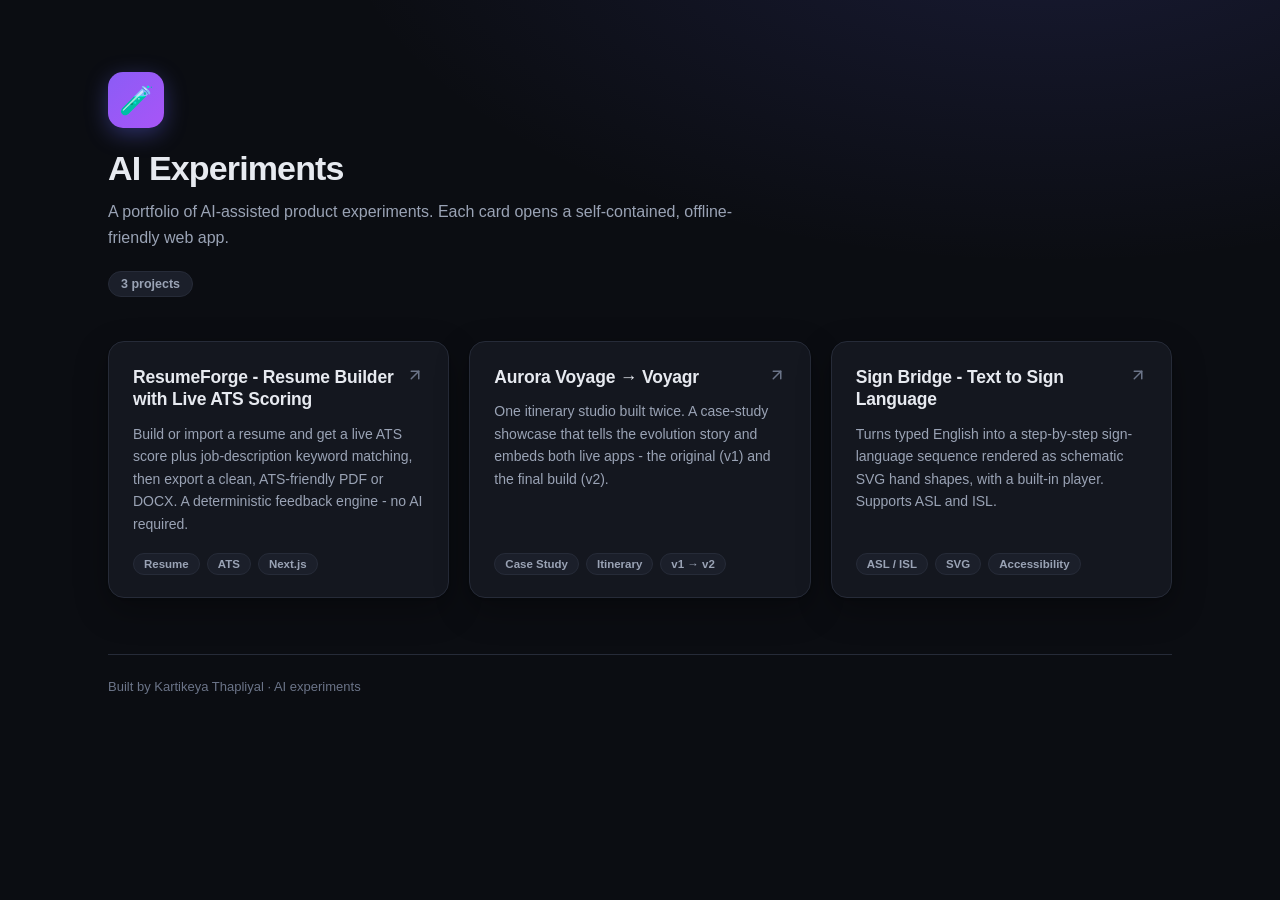
<file: index.html>
<!DOCTYPE html>
<html lang="en" data-theme="dark">
<head>
  <meta charset="UTF-8" />
  <meta name="viewport" content="width=device-width, initial-scale=1.0" />
  <title>Showcase</title>
  <meta name="description" content="" />
  <link rel="icon" type="image/svg+xml" href="/favicon.svg" />
  <link rel="stylesheet" href="assets/home.css" />
  <!-- Config-driven: site.js + projects.js are the single source of truth;
       home.js renders the page. Order matters, so load them with defer. -->
  <script defer src="config/site.js"></script>
  <script defer src="config/projects.js"></script>
  <script defer src="assets/home.js"></script>
</head>
<body>
  <main class="wrap">
    <header class="site-head" id="siteHead"></header>
    <section class="grid" id="grid"></section>
    <footer class="site-foot" id="siteFoot"></footer>
  </main>
</body>
</html>
</file>
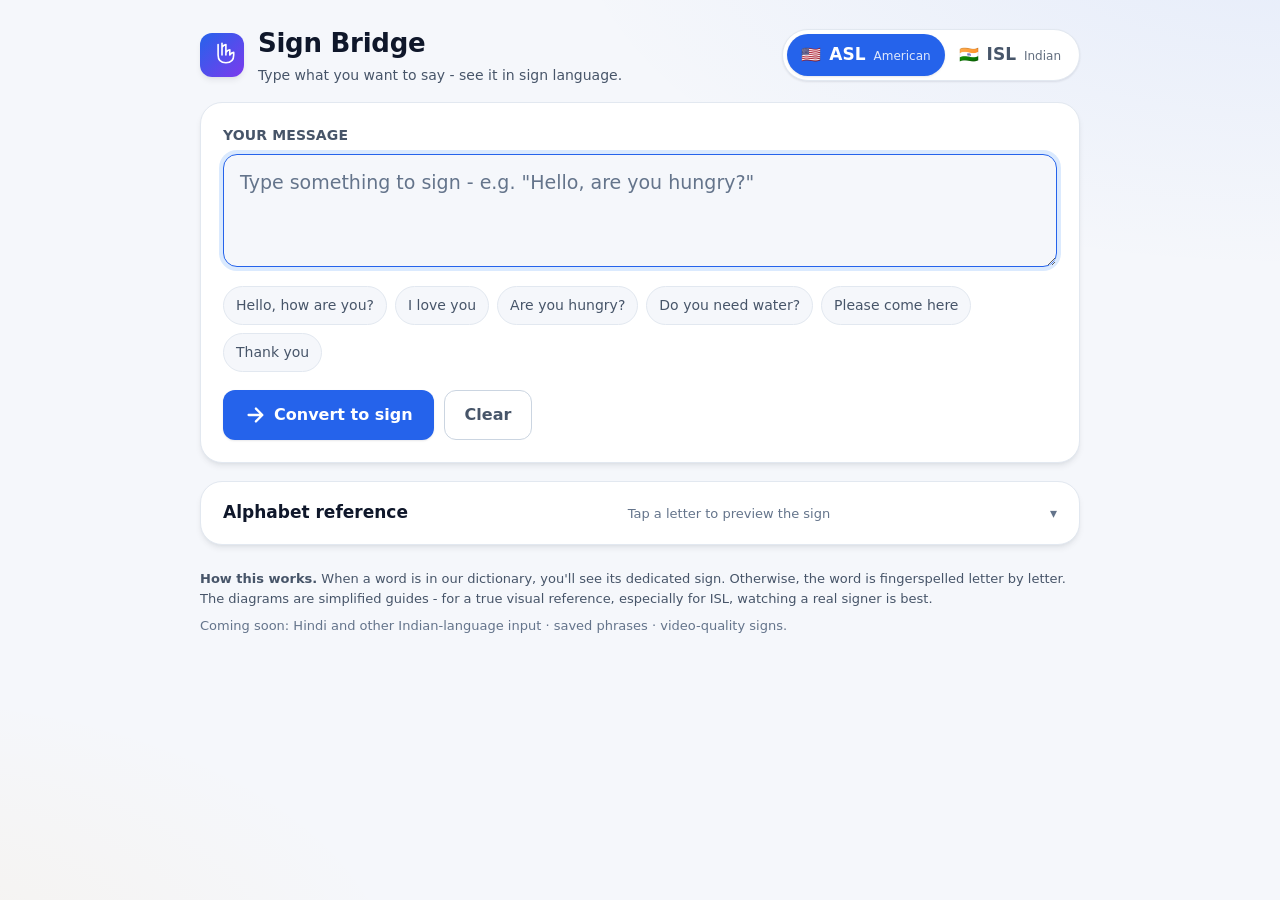
<file: sign-bridge/index.html>
<!doctype html>
<html lang="en">
<head>
  <meta charset="utf-8" />
  <meta name="viewport" content="width=device-width, initial-scale=1" />
  <title>Sign Bridge - Text to Sign Language</title>
  <meta name="description" content="A friendly tool that turns typed English into sign language - for caregivers and loved ones who want to communicate with someone who is deaf." />
  <link rel="stylesheet" href="styles.css" />
</head>
<body>
  <header class="topbar">
    <div class="brand">
      <span class="brand-mark" aria-hidden="true">
        <svg viewBox="0 0 40 40" xmlns="http://www.w3.org/2000/svg">
          <path d="M14 4 v16 M20 2 v18 M26 4 v16 M14 20 q0 12 12 12 q12 0 12 -12 v-4 q-3 0 -6 4 v-8 q-3 0 -6 4 v-12 q-3 0 -6 4 v6" fill="none" stroke="currentColor" stroke-width="2.5" stroke-linecap="round" stroke-linejoin="round" />
        </svg>
      </span>
      <div>
        <h1>Sign Bridge</h1>
        <p class="tagline">Type what you want to say - see it in sign language.</p>
      </div>
    </div>
    <div class="lang-toggle" role="radiogroup" aria-label="Sign language">
      <button class="lang-btn is-active" data-lang="ASL" role="radio" aria-checked="true">
        <span class="flag" aria-hidden="true">🇺🇸</span>
        <span>ASL <span class="lang-sub">American</span></span>
      </button>
      <button class="lang-btn" data-lang="ISL" role="radio" aria-checked="false">
        <span class="flag" aria-hidden="true">🇮🇳</span>
        <span>ISL <span class="lang-sub">Indian</span></span>
      </button>
    </div>
  </header>

  <main>
    <section class="input-card" aria-label="Type your message">
      <label class="input-label" for="textInput">Your message</label>
      <textarea
        id="textInput"
        rows="3"
        autocomplete="off"
        spellcheck="true"
        placeholder="Type something to sign - e.g. &quot;Hello, are you hungry?&quot;"
      ></textarea>

      <div class="suggestions" aria-label="Quick suggestions">
        <button class="suggestion" data-text="Hello, how are you?">Hello, how are you?</button>
        <button class="suggestion" data-text="I love you">I love you</button>
        <button class="suggestion" data-text="Are you hungry?">Are you hungry?</button>
        <button class="suggestion" data-text="Do you need water?">Do you need water?</button>
        <button class="suggestion" data-text="Please come here">Please come here</button>
        <button class="suggestion" data-text="Thank you">Thank you</button>
      </div>

      <div class="primary-actions">
        <button id="convertBtn" class="btn btn-primary">
          <svg viewBox="0 0 24 24" width="22" height="22" aria-hidden="true"><path d="M5 12h14M13 5l7 7-7 7" stroke="currentColor" stroke-width="2.5" stroke-linecap="round" stroke-linejoin="round" fill="none" /></svg>
          Convert to sign
        </button>
        <button id="clearBtn" class="btn btn-ghost">Clear</button>
      </div>
    </section>

    <section id="player" class="player-card" aria-live="polite" hidden>
      <div class="player-header">
        <span id="playerProgress" class="player-progress">Sign 1 of 1</span>
        <span id="playerLanguage" class="player-language">ASL</span>
      </div>

      <div class="stage" aria-label="Current sign">
        <div class="stage-svg" id="stageSvg"></div>
        <div class="stage-text">
          <div id="stageLabel" class="stage-label">A</div>
          <div id="stageDescription" class="stage-description">Closed fist...</div>
        </div>
      </div>

      <div class="controls">
        <button id="prevBtn" class="ctrl" aria-label="Previous sign" title="Previous (←)">
          <svg viewBox="0 0 24 24" width="28" height="28" aria-hidden="true"><path d="M15 6l-6 6 6 6" stroke="currentColor" stroke-width="2.5" stroke-linecap="round" stroke-linejoin="round" fill="none"/></svg>
        </button>
        <button id="playBtn" class="ctrl ctrl-play" aria-label="Play" title="Play/Pause (Space)">
          <svg id="playIcon" viewBox="0 0 24 24" width="36" height="36" aria-hidden="true"><polygon points="6,4 20,12 6,20" fill="currentColor"/></svg>
          <svg id="pauseIcon" viewBox="0 0 24 24" width="36" height="36" aria-hidden="true" hidden><rect x="6" y="4" width="4" height="16" fill="currentColor"/><rect x="14" y="4" width="4" height="16" fill="currentColor"/></svg>
        </button>
        <button id="nextBtn" class="ctrl" aria-label="Next sign" title="Next (→)">
          <svg viewBox="0 0 24 24" width="28" height="28" aria-hidden="true"><path d="M9 6l6 6-6 6" stroke="currentColor" stroke-width="2.5" stroke-linecap="round" stroke-linejoin="round" fill="none"/></svg>
        </button>
        <button id="repeatBtn" class="ctrl ctrl-toggle" aria-label="Repeat" aria-pressed="false" title="Repeat">
          <svg viewBox="0 0 24 24" width="24" height="24" aria-hidden="true"><path d="M4 12V8a2 2 0 0 1 2-2h12l-3-3M20 12v4a2 2 0 0 1-2 2H6l3 3" stroke="currentColor" stroke-width="2.2" stroke-linecap="round" stroke-linejoin="round" fill="none"/></svg>
        </button>
      </div>

      <div class="speed-row">
        <label for="speedSlider" class="speed-label">Speed</label>
        <input id="speedSlider" type="range" min="500" max="3000" value="1400" step="100" aria-label="Speed in milliseconds per sign" />
        <span id="speedValue" class="speed-value">1.4s / sign</span>
      </div>

      <div class="sequence" aria-label="Full sequence - click any sign to jump to it">
        <ol id="sequenceList" class="sequence-list"></ol>
      </div>
    </section>

    <section class="reference" aria-label="Alphabet quick reference">
      <details>
        <summary>
          <span class="ref-title">Alphabet reference</span>
          <span class="ref-hint">Tap a letter to preview the sign</span>
        </summary>
        <div id="alphabetGrid" class="alphabet-grid"></div>
      </details>
    </section>

    <footer class="page-footer">
      <p><strong>How this works.</strong> When a word is in our dictionary, you'll see its dedicated sign. Otherwise, the word is fingerspelled letter by letter. The diagrams are simplified guides - for a true visual reference, especially for ISL, watching a real signer is best.</p>
      <p class="muted">Coming soon: Hindi and other Indian-language input · saved phrases · video-quality signs.</p>
    </footer>
  </main>

  <script type="module" src="app.js"></script>
</body>
</html>
</file>
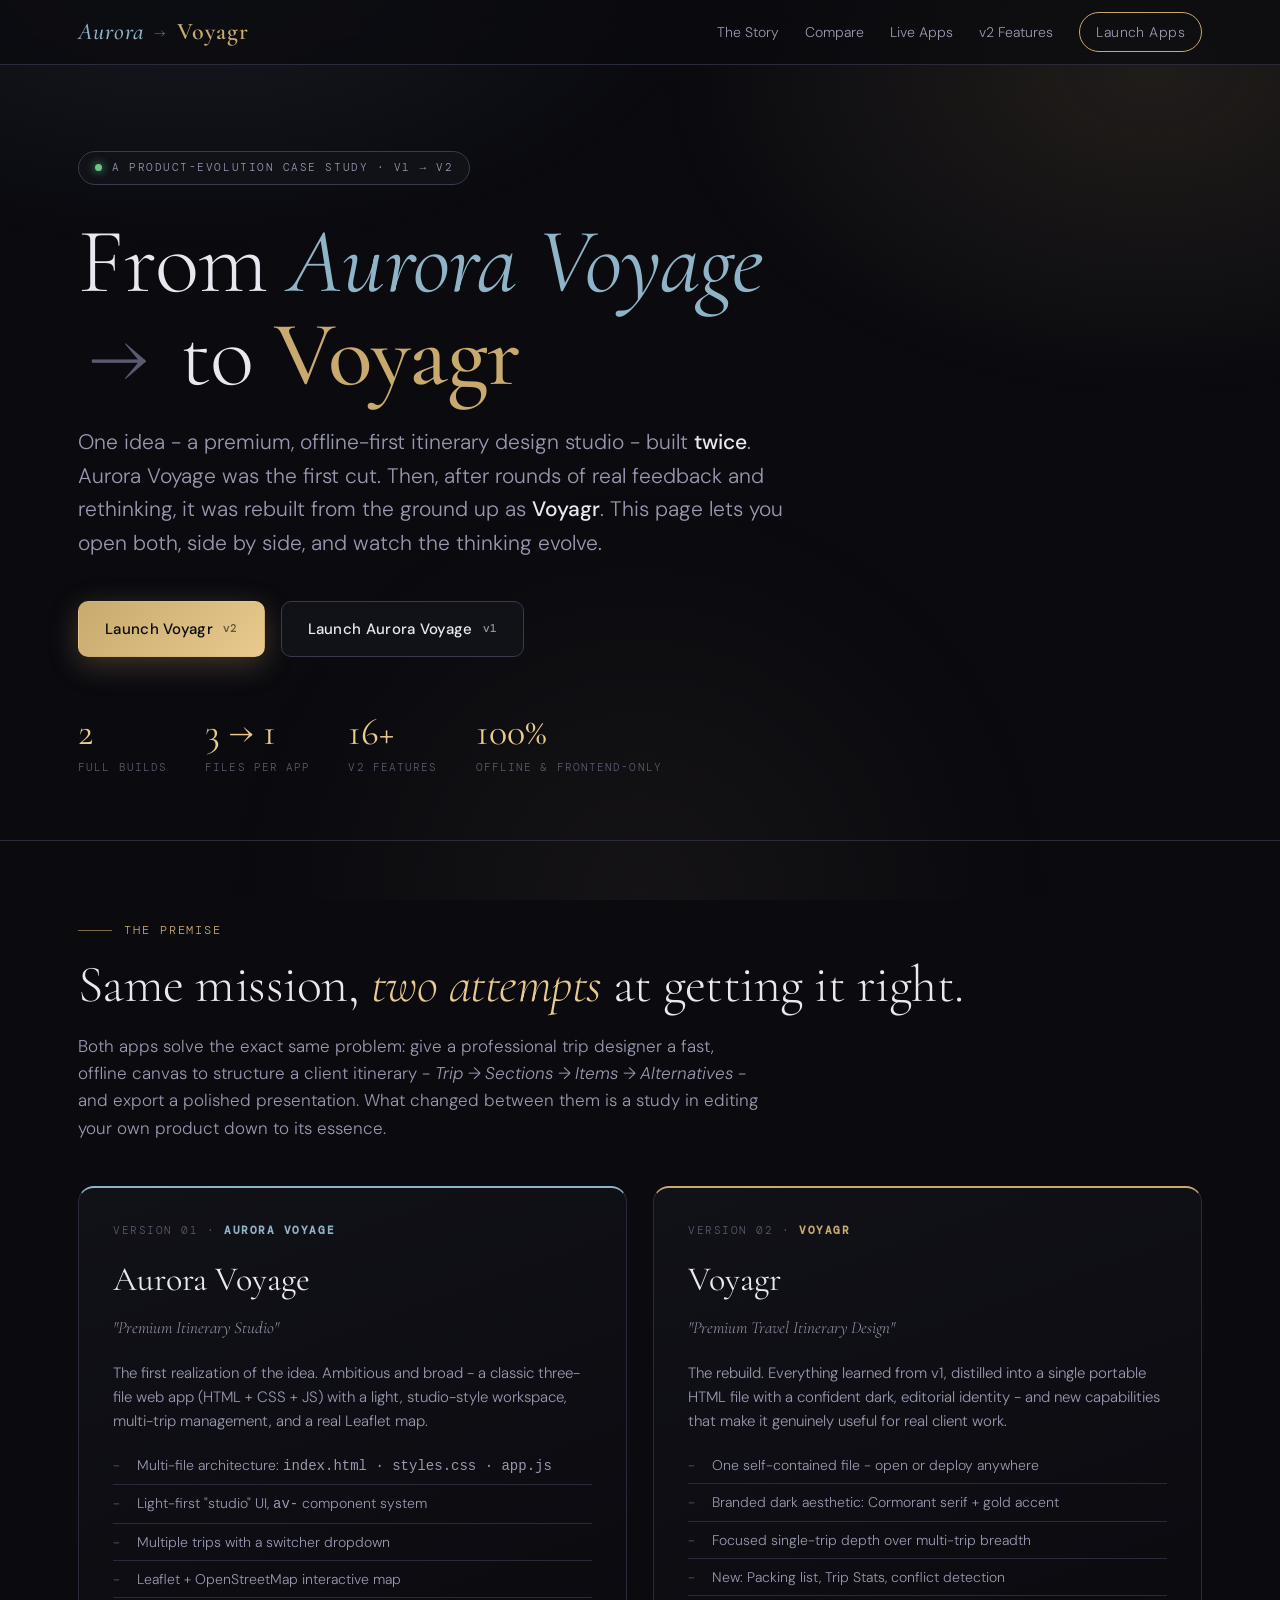
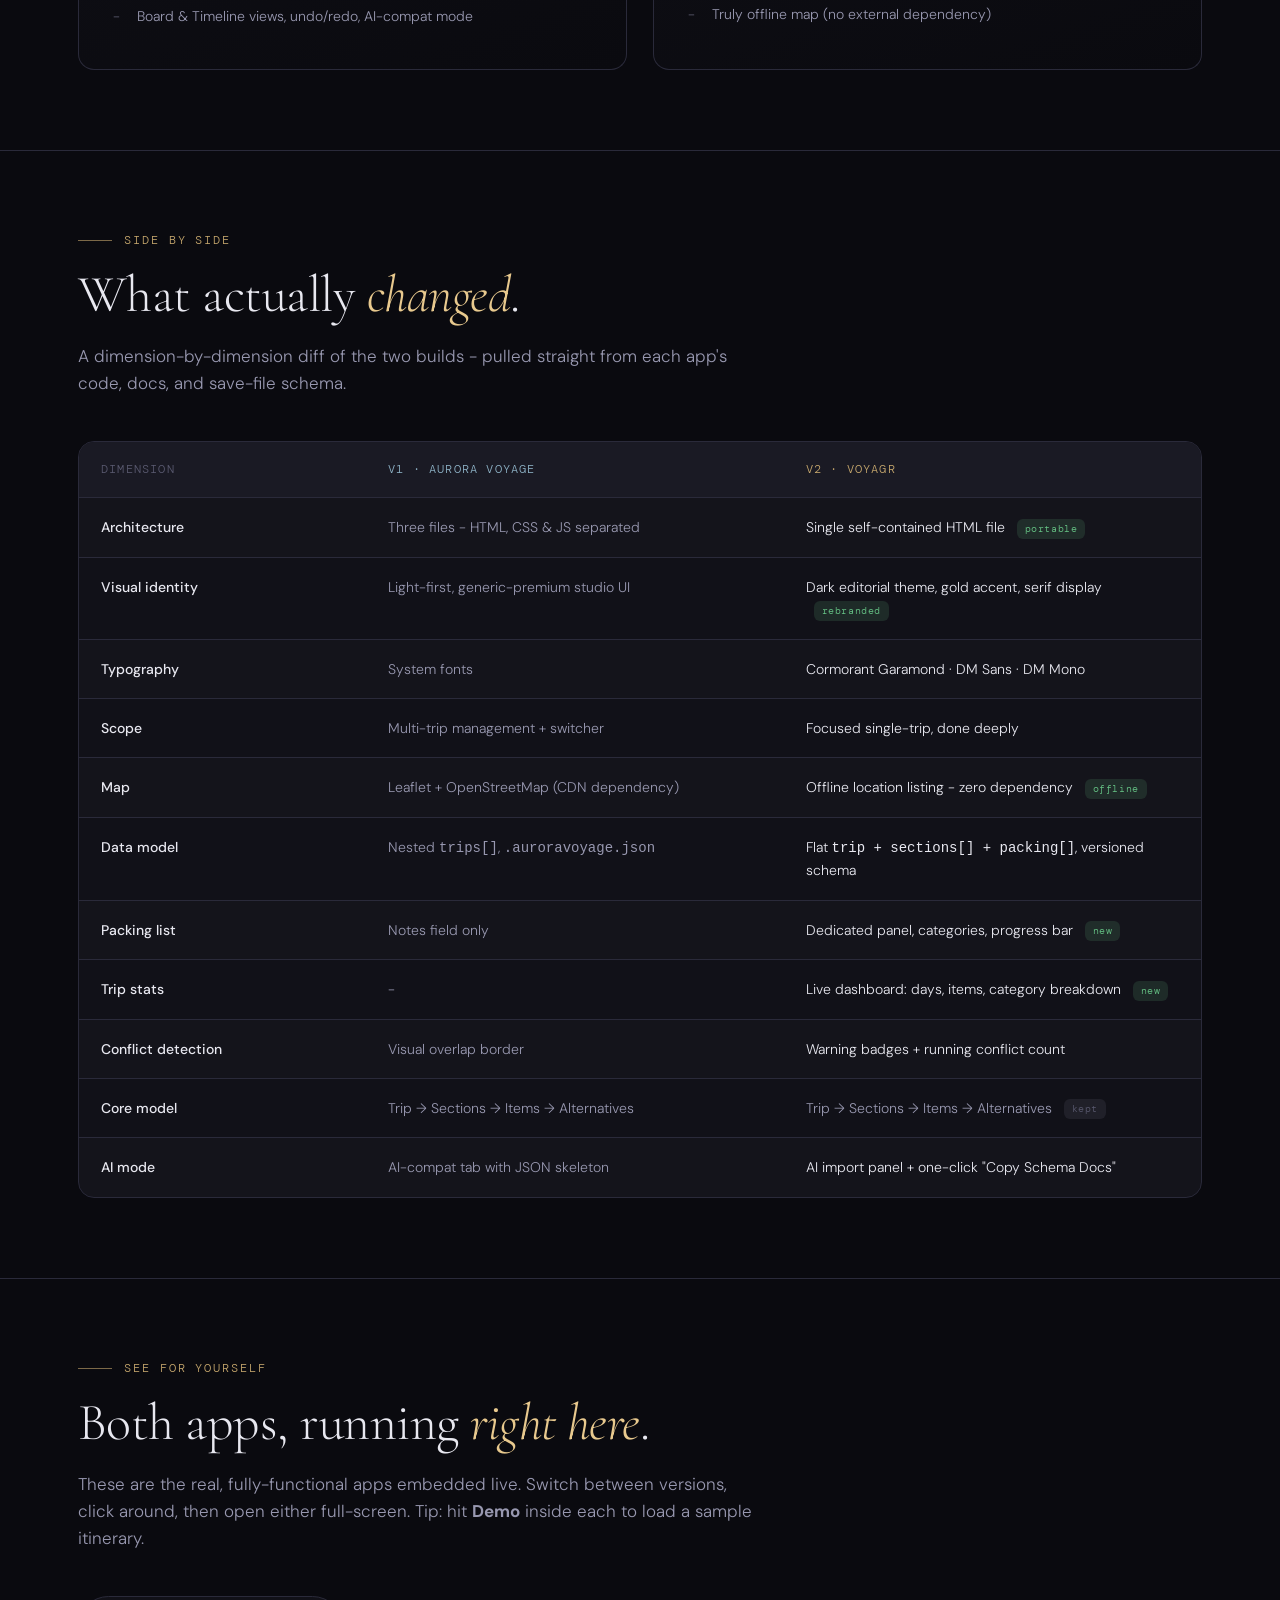
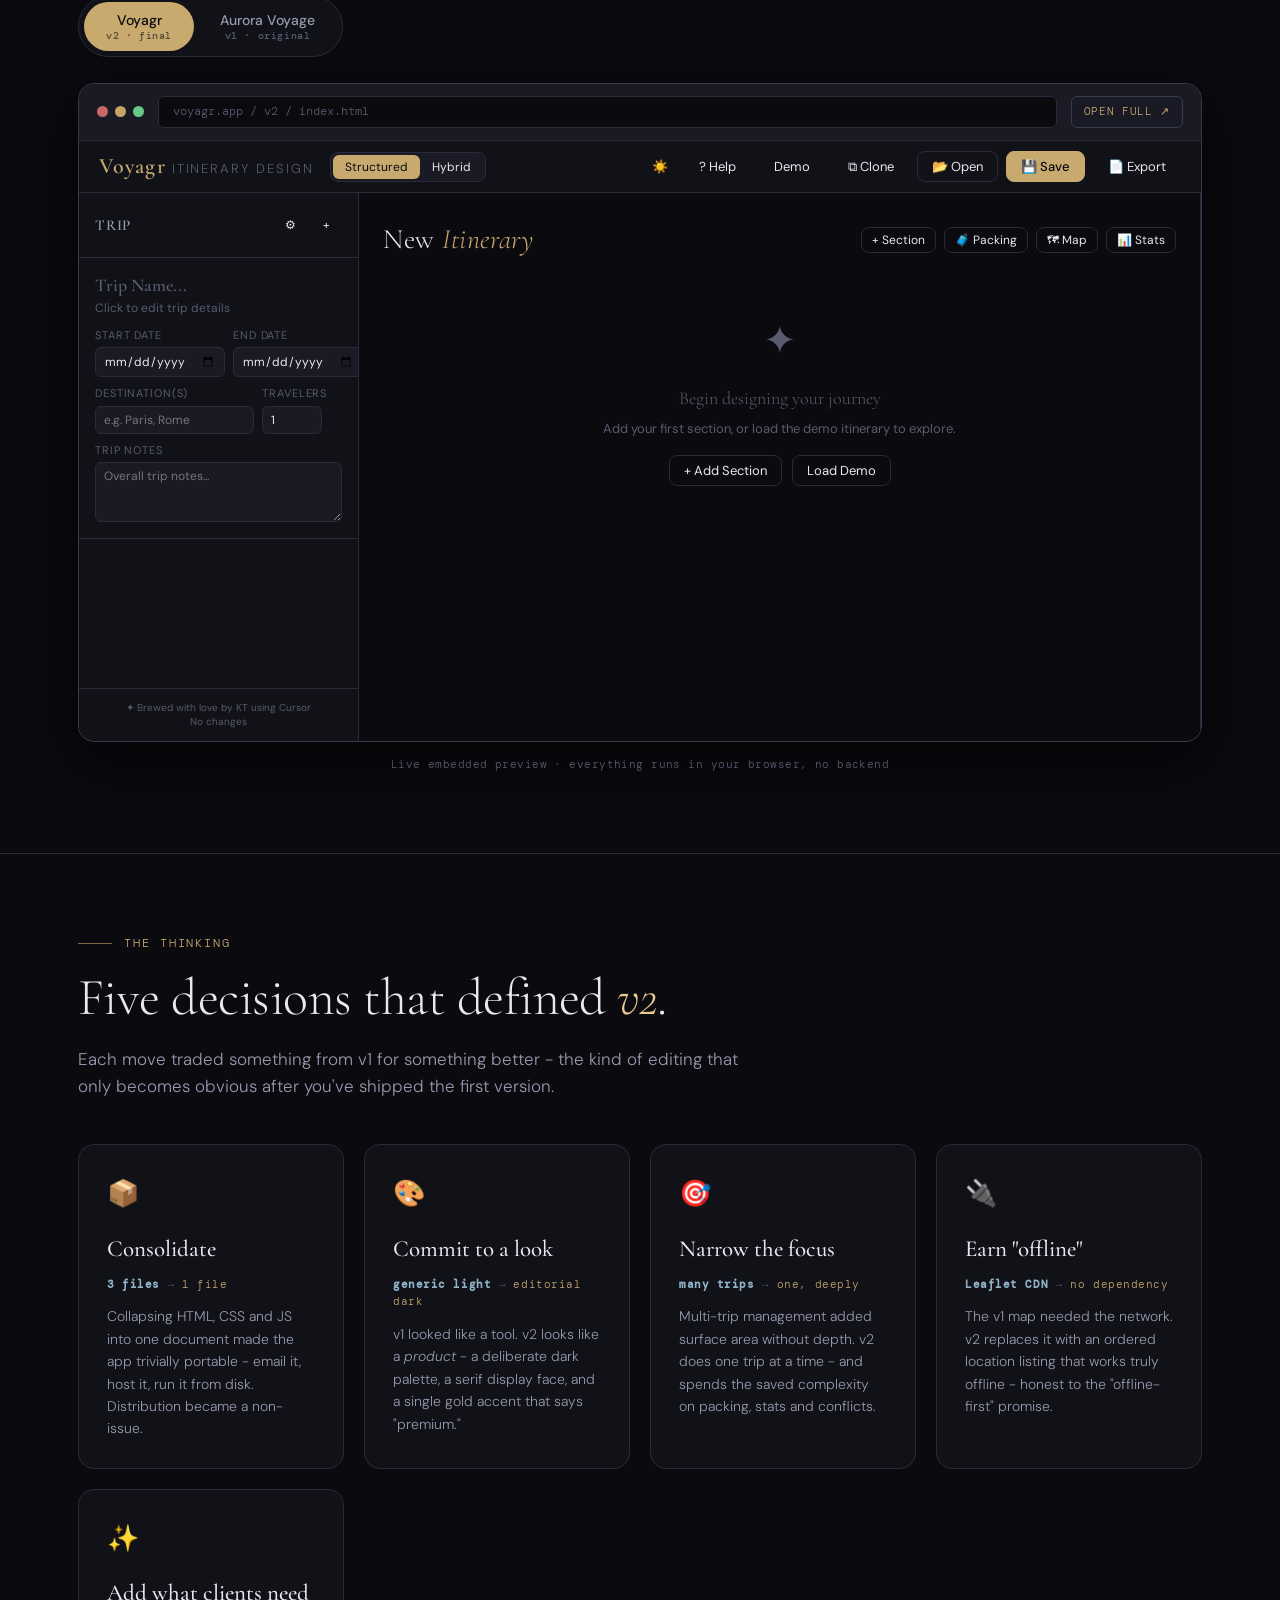
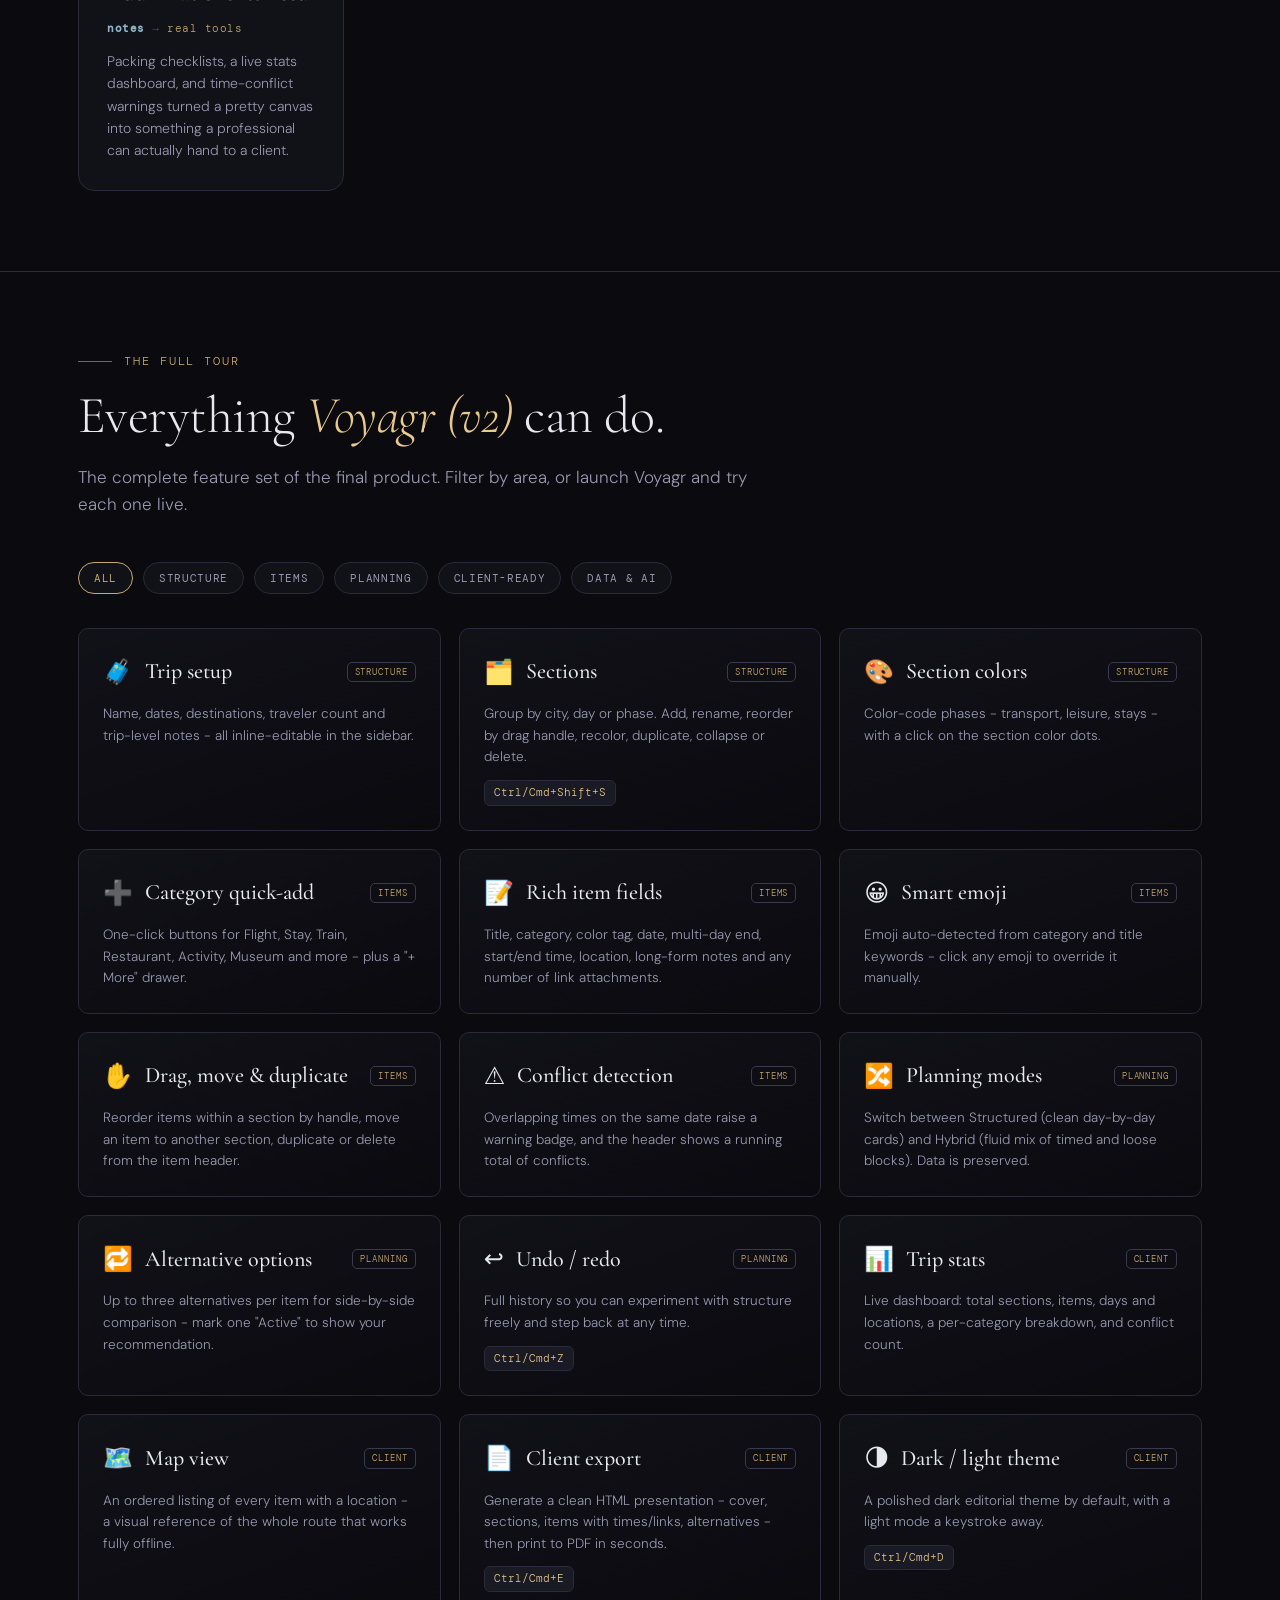
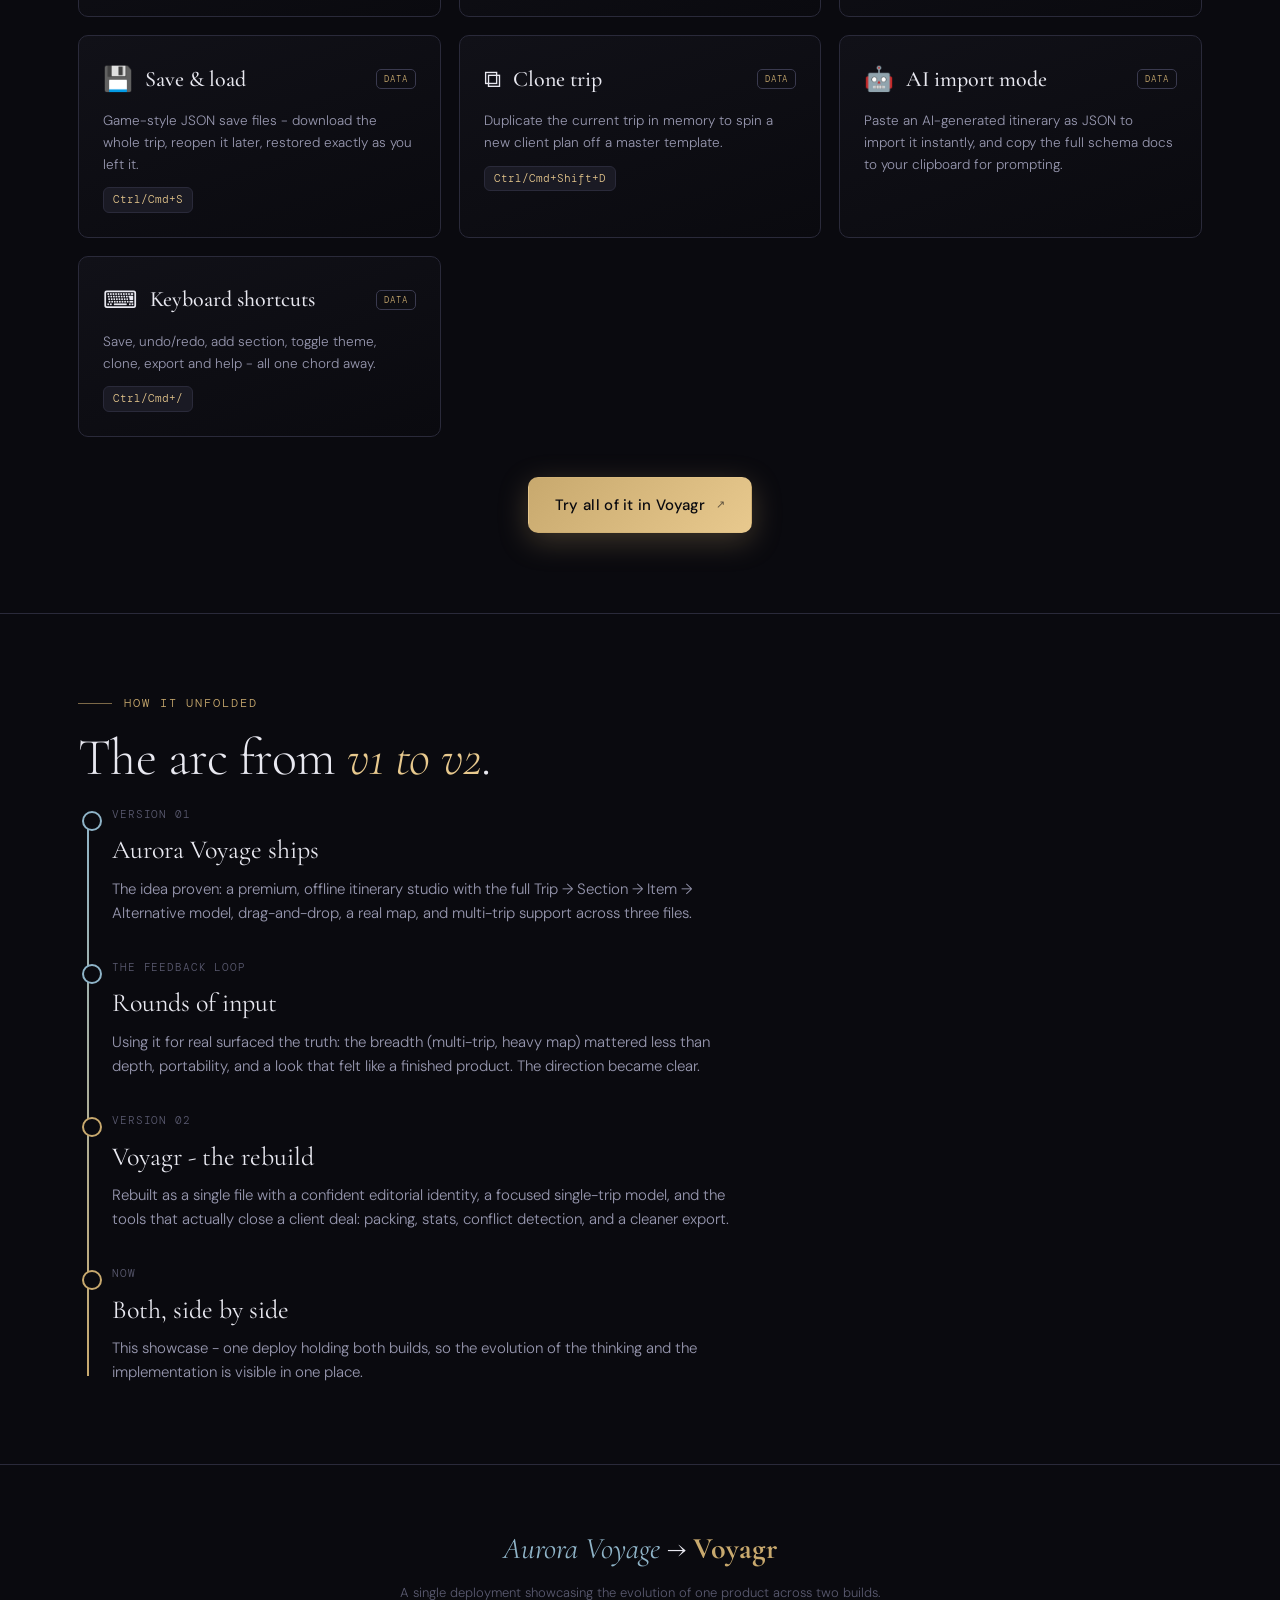
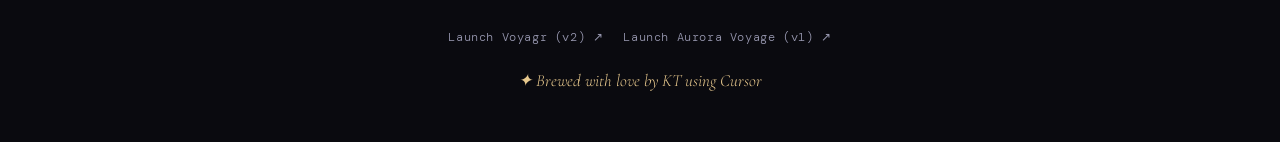
<file: voyage-evolution/index.html>
<!DOCTYPE html>
<html lang="en" data-theme="dark">
<head>
<meta charset="UTF-8">
<meta name="viewport" content="width=device-width, initial-scale=1.0">
<title>Aurora Voyage → Voyagr · The Evolution of an Itinerary Studio</title>
<meta name="description" content="A case study in product evolution - how Aurora Voyage (v1) became Voyagr (v2) through iteration. Explore both live apps and a full feature tour.">
<link rel="preconnect" href="https://fonts.googleapis.com">
<link rel="preconnect" href="https://fonts.gstatic.com" crossorigin>
<link href="https://fonts.googleapis.com/css2?family=Cormorant+Garamond:ital,wght@0,300;0,400;0,500;0,600;1,300;1,400&family=DM+Sans:wght@300;400;500;600&family=DM+Mono:wght@400;500&display=swap" rel="stylesheet">
<style>
:root{
  --bg:#0a0a0f; --bg2:#111118; --bg3:#1a1a24; --bg4:#22222f;
  --border:#2a2a3a; --border2:#3a3a4f;
  --text:#e8e8f0; --text2:#9898b0; --text3:#5a5a70;
  --accent:#c8a96e; --accent2:#e8c98e; --accent3:#8fb4c8;
  --v1:#8fb4c8; --v2:#c8a96e;
  --danger:#c86868; --success:#68c888;
  --shadow:0 4px 24px rgba(0,0,0,0.4); --shadow2:0 20px 60px rgba(0,0,0,0.55);
  --radius:10px; --radius2:16px;
  --display:'Cormorant Garamond',Georgia,serif;
  --sans:'DM Sans',system-ui,sans-serif;
  --mono:'DM Mono',ui-monospace,monospace;
  --maxw:1180px;
}
*{box-sizing:border-box;margin:0;padding:0}
html{scroll-behavior:smooth}
body{
  background:var(--bg); color:var(--text); font-family:var(--sans);
  font-weight:300; line-height:1.6; -webkit-font-smoothing:antialiased;
  overflow-x:hidden;
}
body::before{
  content:''; position:fixed; inset:0; z-index:-1; pointer-events:none;
  background:
    radial-gradient(900px 500px at 15% -5%, rgba(143,180,200,0.10), transparent 60%),
    radial-gradient(900px 600px at 90% 8%, rgba(200,169,110,0.12), transparent 55%),
    radial-gradient(700px 700px at 50% 100%, rgba(200,169,110,0.06), transparent 60%);
}
a{color:inherit;text-decoration:none}
.wrap{max-width:var(--maxw);margin:0 auto;padding:0 28px}
.mono{font-family:var(--mono);font-size:12px;letter-spacing:.08em;text-transform:uppercase;color:var(--text3)}
.serif{font-family:var(--display)}

/* ---------- NAV ---------- */
nav{
  position:sticky;top:0;z-index:50;backdrop-filter:blur(14px);
  background:rgba(10,10,15,0.72);border-bottom:1px solid var(--border);
}
nav .wrap{display:flex;align-items:center;justify-content:space-between;height:64px}
.logo{font-family:var(--display);font-size:24px;font-weight:500;letter-spacing:.04em;display:flex;align-items:center;gap:10px}
.logo b{color:var(--accent);font-weight:600}
.logo .arw{color:var(--text3);font-size:18px}
.navlinks{display:flex;gap:26px;align-items:center}
.navlinks a{color:var(--text2);font-size:14px;transition:color .2s}
.navlinks a:hover{color:var(--accent2)}
@media(max-width:820px){.navlinks a:not(.btnnav){display:none}}
.btnnav{
  border:1px solid var(--accent);color:var(--accent);padding:8px 16px;border-radius:999px;
  font-size:13px;letter-spacing:.03em;transition:all .2s
}
.btnnav:hover{background:var(--accent);color:#0a0a0f}

/* ---------- HERO ---------- */
header.hero{padding:86px 0 64px;position:relative}
.badge{
  display:inline-flex;align-items:center;gap:10px;border:1px solid var(--border2);
  background:var(--bg2);border-radius:999px;padding:7px 16px;font-family:var(--mono);
  font-size:11px;letter-spacing:.14em;text-transform:uppercase;color:var(--text2);margin-bottom:30px
}
.badge .dot{width:7px;height:7px;border-radius:50%;background:var(--success);box-shadow:0 0 10px var(--success)}
.hero h1{
  font-family:var(--display);font-weight:300;font-size:clamp(46px,8vw,92px);
  line-height:1.02;letter-spacing:-.01em;margin-bottom:24px
}
.hero h1 .v1n{color:var(--v1);font-style:italic;font-weight:400}
.hero h1 .v2n{color:var(--accent);font-weight:500}
.hero h1 .arrow{color:var(--text3);font-weight:300;padding:0 .12em}
.hero p.lead{font-size:clamp(17px,2.2vw,21px);color:var(--text2);max-width:720px;font-weight:300}
.hero p.lead b{color:var(--text);font-weight:500}
.cta{display:flex;gap:16px;margin-top:40px;flex-wrap:wrap}
.btn{
  display:inline-flex;align-items:center;gap:10px;padding:15px 26px;border-radius:var(--radius);
  font-size:15px;font-weight:500;letter-spacing:.02em;transition:all .22s;cursor:pointer;border:1px solid transparent
}
.btn .k{font-family:var(--mono);font-size:11px;opacity:.6}
.btn-primary{background:linear-gradient(135deg,var(--accent),var(--accent2));color:#0a0a0f;box-shadow:0 8px 30px rgba(200,169,110,.28)}
.btn-primary:hover{transform:translateY(-2px);box-shadow:0 14px 40px rgba(200,169,110,.4)}
.btn-ghost{border-color:var(--border2);color:var(--text);background:var(--bg2)}
.btn-ghost:hover{border-color:var(--v1);color:var(--v1);transform:translateY(-2px)}
.herometa{display:flex;gap:38px;margin-top:56px;flex-wrap:wrap}
.herometa .stat .n{font-family:var(--display);font-size:38px;color:var(--accent2);font-weight:400;line-height:1}
.herometa .stat .l{font-family:var(--mono);font-size:11px;letter-spacing:.1em;text-transform:uppercase;color:var(--text3);margin-top:8px}

/* ---------- SECTION SCAFFOLD ---------- */
section{padding:80px 0;border-top:1px solid var(--border)}
.eyebrow{font-family:var(--mono);font-size:12px;letter-spacing:.16em;text-transform:uppercase;color:var(--accent);margin-bottom:18px;display:flex;align-items:center;gap:12px}
.eyebrow::before{content:'';width:34px;height:1px;background:var(--accent);opacity:.6}
h2.sec{font-family:var(--display);font-weight:300;font-size:clamp(32px,5vw,52px);line-height:1.05;letter-spacing:-.01em;margin-bottom:20px}
h2.sec em{color:var(--accent2);font-style:italic}
.sec-lead{color:var(--text2);max-width:680px;font-size:17px;margin-bottom:44px}

/* ---------- STORY ---------- */
.storygrid{display:grid;grid-template-columns:1fr 1fr;gap:26px}
@media(max-width:780px){.storygrid{grid-template-columns:1fr}}
.storycard{
  border:1px solid var(--border);border-radius:var(--radius2);padding:34px;background:linear-gradient(160deg,var(--bg2),var(--bg));position:relative;overflow:hidden
}
.storycard.v1{border-top:2px solid var(--v1)}
.storycard.v2{border-top:2px solid var(--v2)}
.storycard .tag{font-family:var(--mono);font-size:11px;letter-spacing:.14em;text-transform:uppercase;color:var(--text3);margin-bottom:14px}
.storycard.v1 .tag b{color:var(--v1)}
.storycard.v2 .tag b{color:var(--v2)}
.storycard h3{font-family:var(--display);font-size:34px;font-weight:400;margin-bottom:6px}
.storycard .sub{color:var(--text2);font-size:14px;margin-bottom:20px;font-style:italic;font-family:var(--display);font-size:17px}
.storycard p{color:var(--text2);font-size:15px;margin-bottom:14px}
.storycard ul{list-style:none;margin-top:6px}
.storycard li{color:var(--text2);font-size:14px;padding:7px 0 7px 24px;position:relative;border-bottom:1px solid var(--border)}
.storycard li:last-child{border-bottom:none}
.storycard li::before{content:'-';position:absolute;left:0;color:var(--text3)}

/* ---------- COMPARISON TABLE ---------- */
.cmp{border:1px solid var(--border);border-radius:var(--radius2);overflow:hidden;background:var(--bg2)}
.cmp-row{display:grid;grid-template-columns:1.1fr 1.6fr 1.6fr;border-bottom:1px solid var(--border)}
.cmp-row:last-child{border-bottom:none}
.cmp-row>div{padding:18px 22px}
.cmp-head{background:var(--bg3);position:sticky}
.cmp-head>div{font-family:var(--mono);font-size:12px;letter-spacing:.1em;text-transform:uppercase}
.cmp-head .c1{color:var(--text3)}
.cmp-head .c2{color:var(--v1)}
.cmp-head .c3{color:var(--v2)}
.cmp-row .dim{color:var(--text);font-weight:500;font-size:14px}
.cmp-row .val{color:var(--text2);font-size:14px}
.cmp-row .val.up{color:var(--text)}
.cmp-row:nth-child(even):not(.cmp-head){background:rgba(255,255,255,.012)}
.pill{display:inline-block;font-family:var(--mono);font-size:10px;padding:2px 8px;border-radius:6px;margin-left:8px;letter-spacing:.06em;vertical-align:middle}
.pill.new{background:rgba(104,200,136,.14);color:var(--success)}
.pill.same{background:rgba(90,90,112,.2);color:var(--text3)}
@media(max-width:780px){
  .cmp-row{grid-template-columns:1fr}
  .cmp-row>div{padding:12px 18px;border-bottom:1px solid var(--border)}
  .cmp-head{display:none}
  .cmp-row .val::before{font-family:var(--mono);font-size:10px;letter-spacing:.08em;text-transform:uppercase;display:block;margin-bottom:3px}
  .cmp-row .val.v1c::before{content:'v1 · Aurora Voyage';color:var(--v1)}
  .cmp-row .val.v2c::before{content:'v2 · Voyagr';color:var(--v2)}
}

/* ---------- LIVE PREVIEW ---------- */
.tabs{display:inline-flex;background:var(--bg2);border:1px solid var(--border);border-radius:999px;padding:5px;margin-bottom:26px;gap:4px}
.tabs button{
  font-family:var(--sans);font-size:14px;color:var(--text2);background:none;border:none;cursor:pointer;
  padding:9px 22px;border-radius:999px;transition:all .2s;font-weight:500
}
.tabs button .mini{font-family:var(--mono);font-size:10px;display:block;color:var(--text3);letter-spacing:.06em}
.tabs button.active{color:#0a0a0f}
.tabs button.active .mini{color:rgba(10,10,15,.6)}
.tabs button[data-v="1"].active{background:var(--v1)}
.tabs button[data-v="2"].active{background:var(--accent)}
.frame-shell{
  border:1px solid var(--border2);border-radius:var(--radius2);overflow:hidden;background:var(--bg2);box-shadow:var(--shadow2)
}
.frame-bar{display:flex;align-items:center;gap:14px;padding:12px 18px;background:var(--bg3);border-bottom:1px solid var(--border)}
.frame-bar .dots{display:flex;gap:7px}
.frame-bar .dots i{width:11px;height:11px;border-radius:50%;display:block}
.frame-bar .dots i:nth-child(1){background:#c86868}.frame-bar .dots i:nth-child(2){background:#c8a468}.frame-bar .dots i:nth-child(3){background:#68c888}
.frame-bar .url{font-family:var(--mono);font-size:12px;color:var(--text3);background:var(--bg);padding:5px 14px;border-radius:6px;flex:1;border:1px solid var(--border)}
.frame-bar a.open{font-family:var(--mono);font-size:11px;letter-spacing:.06em;color:var(--accent);border:1px solid var(--border2);padding:6px 12px;border-radius:6px;transition:all .2s}
.frame-bar a.open:hover{background:var(--accent);color:#0a0a0f;border-color:var(--accent)}
.frame-shell iframe{width:100%;height:600px;border:none;display:block;background:#fff}
.frame-note{font-family:var(--mono);font-size:11px;color:var(--text3);margin-top:14px;text-align:center;letter-spacing:.04em}

/* ---------- EVOLUTION / WHY ---------- */
.why{display:grid;grid-template-columns:repeat(auto-fit,minmax(240px,1fr));gap:20px}
.whycard{border:1px solid var(--border);border-radius:var(--radius2);padding:28px;background:var(--bg2);transition:all .25s}
.whycard:hover{border-color:var(--border2);transform:translateY(-3px);box-shadow:var(--shadow)}
.whycard .ic{font-size:26px;margin-bottom:16px;display:block}
.whycard h4{font-family:var(--display);font-size:23px;font-weight:500;margin-bottom:8px}
.whycard .move{font-family:var(--mono);font-size:11px;color:var(--text3);letter-spacing:.05em;margin-bottom:12px}
.whycard .move b{color:var(--v1)}.whycard .move i{color:var(--v2);font-style:normal}
.whycard p{color:var(--text2);font-size:14px}

/* ---------- FEATURE TOUR ---------- */
.featnav{display:flex;flex-wrap:wrap;gap:10px;margin-bottom:34px}
.featnav button{
  font-family:var(--mono);font-size:11px;letter-spacing:.06em;text-transform:uppercase;
  color:var(--text2);background:var(--bg2);border:1px solid var(--border);padding:8px 15px;border-radius:999px;cursor:pointer;transition:all .2s
}
.featnav button:hover,.featnav button.active{border-color:var(--accent);color:var(--accent)}
.featgrid{display:grid;grid-template-columns:repeat(auto-fill,minmax(280px,1fr));gap:18px}
.feat{
  border:1px solid var(--border);border-radius:var(--radius);padding:24px;background:linear-gradient(160deg,var(--bg2),var(--bg));transition:all .25s;position:relative
}
.feat:hover{border-color:var(--accent);transform:translateY(-3px)}
.feat.hide{display:none}
.feat .fh{display:flex;align-items:center;gap:12px;margin-bottom:12px}
.feat .fi{font-size:24px}
.feat h4{font-family:var(--display);font-size:22px;font-weight:500}
.feat .grp{font-family:var(--mono);font-size:9px;letter-spacing:.1em;text-transform:uppercase;color:var(--accent);border:1px solid var(--border2);border-radius:5px;padding:2px 7px;margin-left:auto}
.feat p{color:var(--text2);font-size:13.5px}
.feat .kbd{font-family:var(--mono);font-size:11px;color:var(--accent2);margin-top:12px;display:inline-block;background:var(--bg3);border:1px solid var(--border);padding:3px 9px;border-radius:6px}

/* ---------- TIMELINE ---------- */
.timeline{position:relative;padding-left:34px;margin-top:20px}
.timeline::before{content:'';position:absolute;left:9px;top:8px;bottom:8px;width:2px;background:linear-gradient(var(--v1),var(--v2))}
.tl{position:relative;padding:0 0 34px 0}
.tl:last-child{padding-bottom:0}
.tl::before{content:'';position:absolute;left:-30px;top:5px;width:16px;height:16px;border-radius:50%;background:var(--bg);border:2px solid var(--accent)}
.tl.v1dot::before{border-color:var(--v1)}
.tl .when{font-family:var(--mono);font-size:11px;letter-spacing:.08em;text-transform:uppercase;color:var(--text3);margin-bottom:6px}
.tl h4{font-family:var(--display);font-size:26px;font-weight:400;margin-bottom:6px}
.tl p{color:var(--text2);font-size:15px;max-width:640px}

/* ---------- FOOTER ---------- */
footer{border-top:1px solid var(--border);padding:60px 0 50px;text-align:center}
footer .fl{font-family:var(--display);font-size:30px;font-weight:400;margin-bottom:10px}
footer .fl b{color:var(--accent)}
footer p{color:var(--text3);font-size:13px}
footer .sig{color:var(--accent2);font-family:var(--display);font-style:italic;font-size:17px;margin-top:20px}
footer .flinks{display:flex;gap:20px;justify-content:center;margin-top:24px}
footer .flinks a{font-family:var(--mono);font-size:12px;color:var(--text2);letter-spacing:.05em;transition:color .2s}
footer .flinks a:hover{color:var(--accent)}
.reveal{opacity:0;transform:translateY(24px);transition:opacity .7s ease,transform .7s ease}
.reveal.in{opacity:1;transform:none}
</style>
</head>
<body>

<nav>
  <div class="wrap">
    <div class="logo"><span class="v1n" style="font-style:italic;color:var(--v1)">Aurora</span><span class="arw">→</span><b>Voyagr</b></div>
    <div class="navlinks">
      <a href="#story">The Story</a>
      <a href="#compare">Compare</a>
      <a href="#live">Live Apps</a>
      <a href="#features">v2 Features</a>
      <a href="#live" class="btnnav">Launch Apps</a>
    </div>
  </div>
</nav>

<header class="hero">
  <div class="wrap">
    <div class="badge"><span class="dot"></span> A product-evolution case study · v1 → v2</div>
    <h1 class="serif">From <span class="v1n">Aurora&nbsp;Voyage</span><br><span class="arrow">→</span> to <span class="v2n">Voyagr</span></h1>
    <p class="lead">One idea - a premium, offline-first itinerary design studio - built <b>twice</b>. Aurora Voyage was the first cut. Then, after rounds of real feedback and rethinking, it was rebuilt from the ground up as <b>Voyagr</b>. This page lets you open both, side by side, and watch the thinking evolve.</p>
    <div class="cta">
      <a class="btn btn-primary" href="v2/" target="_blank" rel="noopener">Launch Voyagr <span class="k">v2</span></a>
      <a class="btn btn-ghost" href="v1/" target="_blank" rel="noopener">Launch Aurora Voyage <span class="k">v1</span></a>
    </div>
    <div class="herometa">
      <div class="stat"><div class="n">2</div><div class="l">Full builds</div></div>
      <div class="stat"><div class="n">3&nbsp;→&nbsp;1</div><div class="l">Files per app</div></div>
      <div class="stat"><div class="n">16+</div><div class="l">v2 features</div></div>
      <div class="stat"><div class="n">100%</div><div class="l">Offline &amp; frontend-only</div></div>
    </div>
  </div>
</header>

<!-- STORY -->
<section id="story">
  <div class="wrap">
    <div class="eyebrow reveal">The premise</div>
    <h2 class="sec reveal">Same mission, <em>two attempts</em> at getting it right.</h2>
    <p class="sec-lead reveal">Both apps solve the exact same problem: give a professional trip designer a fast, offline canvas to structure a client itinerary - <em>Trip → Sections → Items → Alternatives</em> - and export a polished presentation. What changed between them is a study in editing your own product down to its essence.</p>
    <div class="storygrid">
      <div class="storycard v1 reveal">
        <div class="tag">Version 01 · <b>Aurora Voyage</b></div>
        <h3 class="serif">Aurora Voyage</h3>
        <div class="sub">"Premium Itinerary Studio"</div>
        <p>The first realization of the idea. Ambitious and broad - a classic three-file web app (HTML + CSS + JS) with a light, studio-style workspace, multi-trip management, and a real Leaflet map.</p>
        <ul>
          <li>Multi-file architecture: <code>index.html · styles.css · app.js</code></li>
          <li>Light-first "studio" UI, <code>av-</code> component system</li>
          <li>Multiple trips with a switcher dropdown</li>
          <li>Leaflet + OpenStreetMap interactive map</li>
          <li>Board &amp; Timeline views, undo/redo, AI-compat mode</li>
        </ul>
      </div>
      <div class="storycard v2 reveal">
        <div class="tag">Version 02 · <b>Voyagr</b></div>
        <h3 class="serif">Voyagr</h3>
        <div class="sub">"Premium Travel Itinerary Design"</div>
        <p>The rebuild. Everything learned from v1, distilled into a single portable HTML file with a confident dark, editorial identity - and new capabilities that make it genuinely useful for real client work.</p>
        <ul>
          <li>One self-contained file - open or deploy anywhere</li>
          <li>Branded dark aesthetic: Cormorant serif + gold accent</li>
          <li>Focused single-trip depth over multi-trip breadth</li>
          <li>New: Packing list, Trip Stats, conflict detection</li>
          <li>Truly offline map (no external dependency)</li>
        </ul>
      </div>
    </div>
  </div>
</section>

<!-- COMPARE -->
<section id="compare">
  <div class="wrap">
    <div class="eyebrow reveal">Side by side</div>
    <h2 class="sec reveal">What actually <em>changed</em>.</h2>
    <p class="sec-lead reveal">A dimension-by-dimension diff of the two builds - pulled straight from each app's code, docs, and save-file schema.</p>
    <div class="cmp reveal">
      <div class="cmp-row cmp-head">
        <div class="c1">Dimension</div>
        <div class="c2">v1 · Aurora Voyage</div>
        <div class="c3">v2 · Voyagr</div>
      </div>
      <div class="cmp-row"><div class="dim">Architecture</div><div class="val v1c">Three files - HTML, CSS &amp; JS separated</div><div class="val v2c up">Single self-contained HTML file <span class="pill new">portable</span></div></div>
      <div class="cmp-row"><div class="dim">Visual identity</div><div class="val v1c">Light-first, generic-premium studio UI</div><div class="val v2c up">Dark editorial theme, gold accent, serif display <span class="pill new">rebranded</span></div></div>
      <div class="cmp-row"><div class="dim">Typography</div><div class="val v1c">System fonts</div><div class="val v2c up">Cormorant Garamond · DM Sans · DM Mono</div></div>
      <div class="cmp-row"><div class="dim">Scope</div><div class="val v1c">Multi-trip management + switcher</div><div class="val v2c up">Focused single-trip, done deeply</div></div>
      <div class="cmp-row"><div class="dim">Map</div><div class="val v1c">Leaflet + OpenStreetMap (CDN dependency)</div><div class="val v2c up">Offline location listing - zero dependency <span class="pill new">offline</span></div></div>
      <div class="cmp-row"><div class="dim">Data model</div><div class="val v1c">Nested <code>trips[]</code>, <code>.auroravoyage.json</code></div><div class="val v2c up">Flat <code>trip + sections[] + packing[]</code>, versioned schema</div></div>
      <div class="cmp-row"><div class="dim">Packing list</div><div class="val v1c">Notes field only</div><div class="val v2c up">Dedicated panel, categories, progress bar <span class="pill new">new</span></div></div>
      <div class="cmp-row"><div class="dim">Trip stats</div><div class="val v1c">-</div><div class="val v2c up">Live dashboard: days, items, category breakdown <span class="pill new">new</span></div></div>
      <div class="cmp-row"><div class="dim">Conflict detection</div><div class="val v1c">Visual overlap border</div><div class="val v2c up">Warning badges + running conflict count</div></div>
      <div class="cmp-row"><div class="dim">Core model</div><div class="val v1c">Trip → Sections → Items → Alternatives</div><div class="val v2c">Trip → Sections → Items → Alternatives <span class="pill same">kept</span></div></div>
      <div class="cmp-row"><div class="dim">AI mode</div><div class="val v1c">AI-compat tab with JSON skeleton</div><div class="val v2c up">AI import panel + one-click "Copy Schema Docs"</div></div>
    </div>
  </div>
</section>

<!-- LIVE -->
<section id="live">
  <div class="wrap">
    <div class="eyebrow reveal">See for yourself</div>
    <h2 class="sec reveal">Both apps, running <em>right here</em>.</h2>
    <p class="sec-lead reveal">These are the real, fully-functional apps embedded live. Switch between versions, click around, then open either full-screen. Tip: hit <b>Demo</b> inside each to load a sample itinerary.</p>
    <div class="tabs reveal">
      <button data-v="2" class="active" onclick="switchFrame(2)">Voyagr <span class="mini">v2 · final</span></button>
      <button data-v="1" onclick="switchFrame(1)">Aurora Voyage <span class="mini">v1 · original</span></button>
    </div>
    <div class="frame-shell reveal">
      <div class="frame-bar">
        <div class="dots"><i></i><i></i><i></i></div>
        <div class="url" id="frameurl">voyagr.app / v2 / index.html</div>
        <a class="open" id="frameopen" href="v2/" target="_blank" rel="noopener">OPEN FULL ↗</a>
      </div>
      <iframe id="liveframe" src="v2/" title="Live app preview" loading="lazy"></iframe>
    </div>
    <p class="frame-note">Live embedded preview · everything runs in your browser, no backend</p>
  </div>
</section>

<!-- WHY IT EVOLVED -->
<section id="why">
  <div class="wrap">
    <div class="eyebrow reveal">The thinking</div>
    <h2 class="sec reveal">Five decisions that defined <em>v2</em>.</h2>
    <p class="sec-lead reveal">Each move traded something from v1 for something better - the kind of editing that only becomes obvious after you've shipped the first version.</p>
    <div class="why">
      <div class="whycard reveal"><span class="ic">📦</span><h4 class="serif">Consolidate</h4><div class="move"><b>3 files</b> → <i>1 file</i></div><p>Collapsing HTML, CSS and JS into one document made the app trivially portable - email it, host it, run it from disk. Distribution became a non-issue.</p></div>
      <div class="whycard reveal"><span class="ic">🎨</span><h4 class="serif">Commit to a look</h4><div class="move"><b>generic light</b> → <i>editorial dark</i></div><p>v1 looked like a tool. v2 looks like a <em>product</em> - a deliberate dark palette, a serif display face, and a single gold accent that says "premium."</p></div>
      <div class="whycard reveal"><span class="ic">🎯</span><h4 class="serif">Narrow the focus</h4><div class="move"><b>many trips</b> → <i>one, deeply</i></div><p>Multi-trip management added surface area without depth. v2 does one trip at a time - and spends the saved complexity on packing, stats and conflicts.</p></div>
      <div class="whycard reveal"><span class="ic">🔌</span><h4 class="serif">Earn "offline"</h4><div class="move"><b>Leaflet CDN</b> → <i>no dependency</i></div><p>The v1 map needed the network. v2 replaces it with an ordered location listing that works truly offline - honest to the "offline-first" promise.</p></div>
      <div class="whycard reveal"><span class="ic">✨</span><h4 class="serif">Add what clients need</h4><div class="move"><b>notes</b> → <i>real tools</i></div><p>Packing checklists, a live stats dashboard, and time-conflict warnings turned a pretty canvas into something a professional can actually hand to a client.</p></div>
    </div>
  </div>
</section>

<!-- FEATURES -->
<section id="features">
  <div class="wrap">
    <div class="eyebrow reveal">The full tour</div>
    <h2 class="sec reveal">Everything <em>Voyagr (v2)</em> can do.</h2>
    <p class="sec-lead reveal">The complete feature set of the final product. Filter by area, or launch Voyagr and try each one live.</p>
    <div class="featnav reveal">
      <button class="active" data-f="all">All</button>
      <button data-f="Structure">Structure</button>
      <button data-f="Items">Items</button>
      <button data-f="Planning">Planning</button>
      <button data-f="Client">Client-ready</button>
      <button data-f="Data">Data &amp; AI</button>
    </div>
    <div class="featgrid" id="featgrid"></div>
    <div style="text-align:center;margin-top:40px">
      <a class="btn btn-primary" href="v2/" target="_blank" rel="noopener">Try all of it in Voyagr <span class="k">↗</span></a>
    </div>
  </div>
</section>

<!-- TIMELINE -->
<section id="timeline">
  <div class="wrap">
    <div class="eyebrow reveal">How it unfolded</div>
    <h2 class="sec reveal">The arc from <em>v1 to v2</em>.</h2>
    <div class="timeline">
      <div class="tl v1dot reveal"><div class="when">Version 01</div><h4 class="serif">Aurora Voyage ships</h4><p>The idea proven: a premium, offline itinerary studio with the full Trip → Section → Item → Alternative model, drag-and-drop, a real map, and multi-trip support across three files.</p></div>
      <div class="tl v1dot reveal"><div class="when">The feedback loop</div><h4 class="serif">Rounds of input</h4><p>Using it for real surfaced the truth: the breadth (multi-trip, heavy map) mattered less than depth, portability, and a look that felt like a finished product. The direction became clear.</p></div>
      <div class="tl reveal"><div class="when">Version 02</div><h4 class="serif">Voyagr - the rebuild</h4><p>Rebuilt as a single file with a confident editorial identity, a focused single-trip model, and the tools that actually close a client deal: packing, stats, conflict detection, and a cleaner export.</p></div>
      <div class="tl reveal"><div class="when">Now</div><h4 class="serif">Both, side by side</h4><p>This showcase - one deploy holding both builds, so the evolution of the thinking and the implementation is visible in one place.</p></div>
    </div>
  </div>
</section>

<footer>
  <div class="wrap">
    <div class="fl serif"><span style="color:var(--v1);font-style:italic">Aurora Voyage</span> → <b>Voyagr</b></div>
    <p>A single deployment showcasing the evolution of one product across two builds.</p>
    <div class="flinks">
      <a href="v2/" target="_blank" rel="noopener">Launch Voyagr (v2) ↗</a>
      <a href="v1/" target="_blank" rel="noopener">Launch Aurora Voyage (v1) ↗</a>
    </div>
    <div class="sig">✦ Brewed with love by KT using Cursor</div>
  </div>
</footer>

<script>
// ---- Live preview tab switch ----
var FRAMES={
  1:{src:'v1/',url:'auroravoyage.app / v1 / index.html'},
  2:{src:'v2/',url:'voyagr.app / v2 / index.html'}
};
function switchFrame(v){
  document.querySelectorAll('.tabs button').forEach(function(b){b.classList.toggle('active',b.dataset.v==String(v));});
  document.getElementById('liveframe').src=FRAMES[v].src;
  document.getElementById('frameurl').textContent=FRAMES[v].url;
  document.getElementById('frameopen').href=FRAMES[v].src;
}

// ---- Full v2 feature set ----
var FEATURES=[
  {i:'🧳',g:'Structure',t:'Trip setup',d:'Name, dates, destinations, traveler count and trip-level notes - all inline-editable in the sidebar.'},
  {i:'🗂️',g:'Structure',t:'Sections',d:'Group by city, day or phase. Add, rename, reorder by drag handle, recolor, duplicate, collapse or delete.',k:'Ctrl/Cmd+Shift+S'},
  {i:'🎨',g:'Structure',t:'Section colors',d:'Color-code phases - transport, leisure, stays - with a click on the section color dots.'},
  {i:'➕',g:'Items',t:'Category quick-add',d:'One-click buttons for Flight, Stay, Train, Restaurant, Activity, Museum and more - plus a "+ More" drawer.'},
  {i:'📝',g:'Items',t:'Rich item fields',d:'Title, category, color tag, date, multi-day end, start/end time, location, long-form notes and any number of link attachments.'},
  {i:'😀',g:'Items',t:'Smart emoji',d:'Emoji auto-detected from category and title keywords - click any emoji to override it manually.'},
  {i:'✋',g:'Items',t:'Drag, move & duplicate',d:'Reorder items within a section by handle, move an item to another section, duplicate or delete from the item header.'},
  {i:'⚠️',g:'Items',t:'Conflict detection',d:'Overlapping times on the same date raise a warning badge, and the header shows a running total of conflicts.'},
  {i:'🔀',g:'Planning',t:'Planning modes',d:'Switch between Structured (clean day-by-day cards) and Hybrid (fluid mix of timed and loose blocks). Data is preserved.'},
  {i:'🔁',g:'Planning',t:'Alternative options',d:'Up to three alternatives per item for side-by-side comparison - mark one "Active" to show your recommendation.'},
  {i:'↩️',g:'Planning',t:'Undo / redo',d:'Full history so you can experiment with structure freely and step back at any time.',k:'Ctrl/Cmd+Z'},
  {i:'📊',g:'Client',t:'Trip stats',d:'Live dashboard: total sections, items, days and locations, a per-category breakdown, and conflict count.'},
  {i:'🗺️',g:'Client',t:'Map view',d:'An ordered listing of every item with a location - a visual reference of the whole route that works fully offline.'},
  {i:'📄',g:'Client',t:'Client export',d:'Generate a clean HTML presentation - cover, sections, items with times/links, alternatives - then print to PDF in seconds.',k:'Ctrl/Cmd+E'},
  {i:'🌗',g:'Client',t:'Dark / light theme',d:'A polished dark editorial theme by default, with a light mode a keystroke away.',k:'Ctrl/Cmd+D'},
  {i:'💾',g:'Data',t:'Save & load',d:'Game-style JSON save files - download the whole trip, reopen it later, restored exactly as you left it.',k:'Ctrl/Cmd+S'},
  {i:'⧉',g:'Data',t:'Clone trip',d:'Duplicate the current trip in memory to spin a new client plan off a master template.',k:'Ctrl/Cmd+Shift+D'},
  {i:'🤖',g:'Data',t:'AI import mode',d:'Paste an AI-generated itinerary as JSON to import it instantly, and copy the full schema docs to your clipboard for prompting.'},
  {i:'⌨️',g:'Data',t:'Keyboard shortcuts',d:'Save, undo/redo, add section, toggle theme, clone, export and help - all one chord away.',k:'Ctrl/Cmd+/'}
];
var grid=document.getElementById('featgrid');
grid.innerHTML=FEATURES.map(function(f){
  return '<div class="feat" data-g="'+f.g+'"><div class="fh"><span class="fi">'+f.i+'</span><h4 class="serif">'+f.t+'</h4><span class="grp">'+f.g+'</span></div><p>'+f.d+'</p>'+(f.k?'<span class="kbd">'+f.k+'</span>':'')+'</div>';
}).join('');
document.querySelectorAll('.featnav button').forEach(function(btn){
  btn.onclick=function(){
    document.querySelectorAll('.featnav button').forEach(function(b){b.classList.remove('active')});
    btn.classList.add('active');
    var f=btn.dataset.f;
    document.querySelectorAll('.feat').forEach(function(c){
      c.classList.toggle('hide',!(f==='all'||c.dataset.g===f));
    });
  };
});

// ---- Reveal on scroll ----
var io=new IntersectionObserver(function(es){es.forEach(function(e){if(e.isIntersecting){e.target.classList.add('in');io.unobserve(e.target);}});},{threshold:.12});
document.querySelectorAll('.reveal').forEach(function(el){io.observe(el);});
</script>
</body>
</html>
</file>
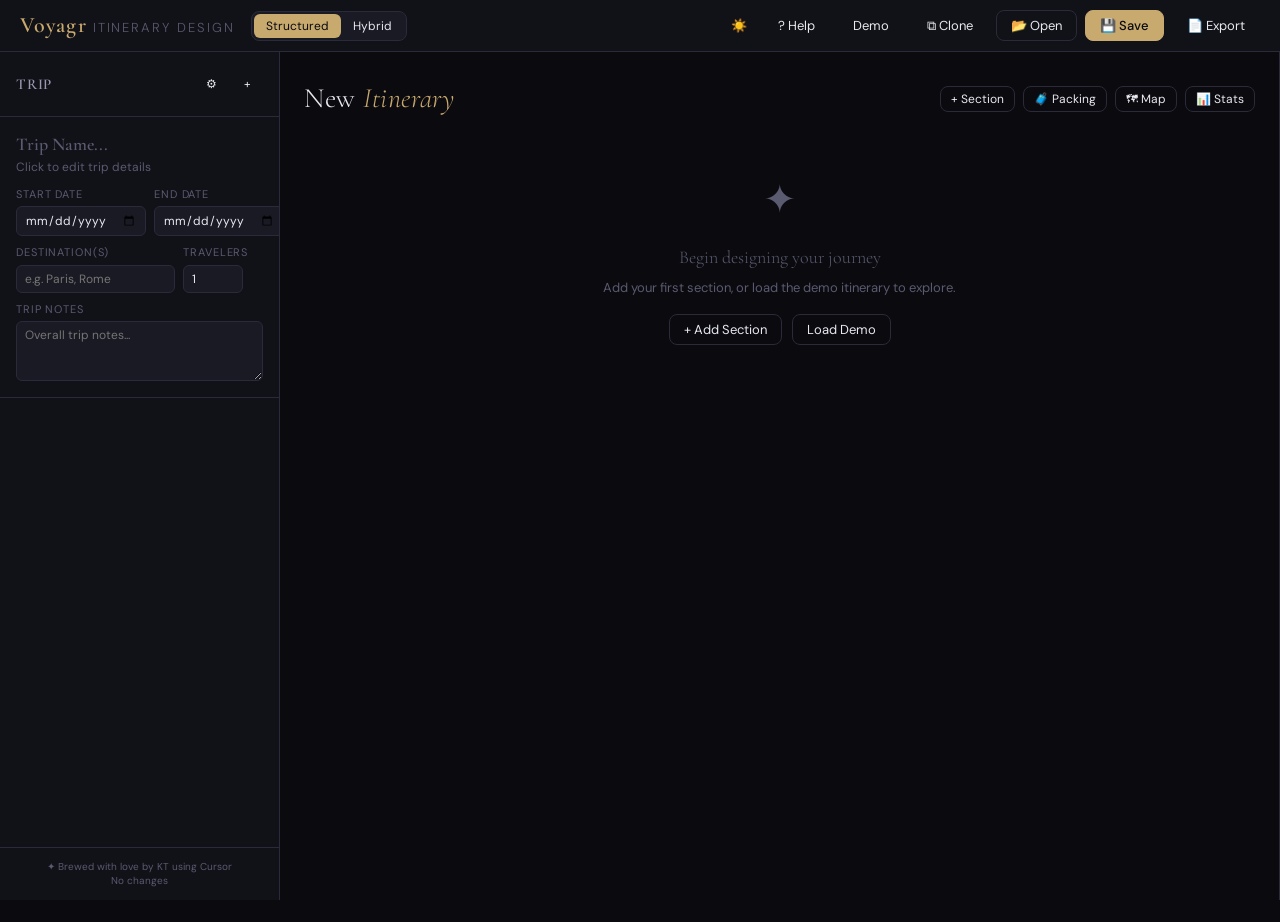
<file: voyage-evolution/v2/index.html>
<!DOCTYPE html>
<html lang="en" data-theme="dark">
<head>
<meta charset="UTF-8">
<meta name="viewport" content="width=device-width, initial-scale=1.0">
<title>Voyagr - Premium Itinerary Design</title>
<link rel="preconnect" href="https://fonts.googleapis.com">
<link rel="preconnect" href="https://fonts.gstatic.com" crossorigin>
<link href="https://fonts.googleapis.com/css2?family=Cormorant+Garamond:ital,wght@0,300;0,400;0,600;1,300;1,400&family=DM+Sans:wght@300;400;500&family=DM+Mono:wght@400;500&display=swap" rel="stylesheet">
<style>
:root {
  --bg: #0a0a0f;
  --bg2: #111118;
  --bg3: #1a1a24;
  --bg4: #22222f;
  --border: #2a2a3a;
  --border2: #3a3a4f;
  --text: #e8e8f0;
  --text2: #9898b0;
  --text3: #5a5a70;
  --accent: #c8a96e;
  --accent2: #e8c98e;
  --accent3: #8fb4c8;
  --danger: #c86868;
  --success: #68c888;
  --warn: #c8a468;
  --shadow: 0 4px 24px rgba(0,0,0,0.4);
  --shadow2: 0 2px 8px rgba(0,0,0,0.3);
  --radius: 8px;
  --radius2: 12px;
  --font-display: 'Cormorant Garamond', Georgia, serif;
  --font-body: 'DM Sans', sans-serif;
  --font-mono: 'DM Mono', monospace;
  --transition: 0.18s ease;
}
[data-theme="light"] {
  --bg: #f5f3ee;
  --bg2: #eeebe3;
  --bg3: #e5e0d5;
  --bg4: #d8d2c5;
  --border: #c8c0b0;
  --border2: #b0a898;
  --text: #1a1a22;
  --text2: #4a4a5a;
  --text3: #8a8a9a;
  --accent: #8a6830;
  --accent2: #a07838;
  --shadow: 0 4px 24px rgba(0,0,0,0.1);
  --shadow2: 0 2px 8px rgba(0,0,0,0.08);
}
*{box-sizing:border-box;margin:0;padding:0}
html,body{height:100%;overflow:hidden;font-family:var(--font-body);background:var(--bg);color:var(--text);font-size:14px;line-height:1.6}

/* SCROLLBARS */
::-webkit-scrollbar{width:5px;height:5px}
::-webkit-scrollbar-track{background:transparent}
::-webkit-scrollbar-thumb{background:var(--border2);border-radius:3px}

/* LAYOUT */
#app{display:flex;flex-direction:column;height:100vh;overflow:hidden}
#header{display:flex;align-items:center;padding:0 20px;height:52px;border-bottom:1px solid var(--border);background:var(--bg2);flex-shrink:0;gap:16px;z-index:100}
#main{display:flex;flex:1;overflow:hidden}
#sidebar{width:280px;border-right:1px solid var(--border);background:var(--bg2);display:flex;flex-direction:column;overflow:hidden;flex-shrink:0;transition:width var(--transition)}
#sidebar.collapsed{width:0}
#canvas{flex:1;overflow-y:auto;padding:24px;background:var(--bg)}
#panel{width:320px;border-left:1px solid var(--border);background:var(--bg2);overflow-y:auto;flex-shrink:0;transition:width var(--transition)}
#panel.hidden{width:0;overflow:hidden}

/* HEADER */
.brand{font-family:var(--font-display);font-size:22px;font-weight:600;letter-spacing:0.05em;color:var(--accent);cursor:pointer;white-space:nowrap}
.brand span{color:var(--text3);font-size:13px;font-weight:300;font-family:var(--font-body);margin-left:6px;letter-spacing:0.15em;text-transform:uppercase}
.header-actions{display:flex;align-items:center;gap:8px;margin-left:auto}
.btn{display:inline-flex;align-items:center;gap:6px;padding:6px 14px;border-radius:var(--radius);border:1px solid var(--border);background:transparent;color:var(--text);cursor:pointer;font-family:var(--font-body);font-size:13px;font-weight:400;transition:all var(--transition);white-space:nowrap;user-select:none}
.btn:hover{background:var(--bg3);border-color:var(--border2)}
.btn.primary{background:var(--accent);border-color:var(--accent);color:#0a0a0f;font-weight:500}
.btn.primary:hover{background:var(--accent2);border-color:var(--accent2)}
.btn.ghost{border-color:transparent}
.btn.ghost:hover{background:var(--bg3)}
.btn.danger{border-color:var(--danger);color:var(--danger)}
.btn.danger:hover{background:rgba(200,104,104,0.1)}
.btn.sm{padding:4px 10px;font-size:12px}
.btn.icon{padding:6px;width:32px;height:32px;justify-content:center}
.mode-toggle{display:flex;background:var(--bg3);border-radius:var(--radius);padding:2px;border:1px solid var(--border)}
.mode-toggle .btn{border:none;background:transparent;padding:4px 12px;font-size:12px;border-radius:6px}
.mode-toggle .btn.active{background:var(--accent);color:#0a0a0f}
kbd{display:inline-block;padding:1px 5px;background:var(--bg4);border:1px solid var(--border2);border-radius:4px;font-family:var(--font-mono);font-size:11px;color:var(--text2)}

/* SIDEBAR */
.sidebar-header{padding:16px;border-bottom:1px solid var(--border);display:flex;align-items:center;justify-content:space-between;flex-shrink:0}
.sidebar-header h3{font-family:var(--font-display);font-size:15px;font-weight:600;letter-spacing:0.05em;text-transform:uppercase;color:var(--text2)}
.trip-meta{padding:16px;border-bottom:1px solid var(--border)}
.trip-title-input{width:100%;background:transparent;border:none;color:var(--text);font-family:var(--font-display);font-size:18px;font-weight:600;outline:none;padding:0;caret-color:var(--accent)}
.trip-title-input::placeholder{color:var(--text3)}
.trip-subtitle{font-size:12px;color:var(--text3);margin-top:2px;font-family:var(--font-body)}
.field-row{display:flex;gap:8px;margin-top:8px}
.field-mini{flex:1;display:flex;flex-direction:column;gap:3px}
.field-mini label{font-size:11px;color:var(--text3);text-transform:uppercase;letter-spacing:0.08em}
.field-mini input,.field-mini select,.field-mini textarea{width:100%;background:var(--bg3);border:1px solid var(--border);color:var(--text);font-family:var(--font-body);font-size:12px;padding:5px 8px;border-radius:6px;outline:none;transition:border-color var(--transition)}
.field-mini input:focus,.field-mini select:focus,.field-mini textarea:focus{border-color:var(--accent)}
.field-mini select option{background:var(--bg3)}
.field-mini textarea{resize:vertical;min-height:60px;font-size:12px}
.sidebar-sections{flex:1;overflow-y:auto;padding:8px}
.section-nav-item{display:flex;align-items:center;padding:8px 10px;border-radius:var(--radius);cursor:pointer;gap:8px;transition:background var(--transition);color:var(--text2);font-size:13px}
.section-nav-item:hover{background:var(--bg3);color:var(--text)}
.section-nav-item.active{background:rgba(200,169,110,0.12);color:var(--accent)}
.section-nav-dot{width:8px;height:8px;border-radius:50%;flex-shrink:0}
.sidebar-footer{padding:12px 16px;border-top:1px solid var(--border);font-size:10px;color:var(--text3);text-align:center;line-height:1.4}

/* CANVAS */
.canvas-header{display:flex;align-items:center;justify-content:space-between;margin-bottom:20px}
.canvas-title{font-family:var(--font-display);font-size:28px;font-weight:300;color:var(--text);letter-spacing:0.02em}
.canvas-title em{color:var(--accent);font-style:italic}
.section-block{background:var(--bg2);border:1px solid var(--border);border-radius:var(--radius2);margin-bottom:16px;overflow:hidden;transition:box-shadow var(--transition);animation:fadeIn 0.2s ease}
.section-block.drag-over{border-color:var(--accent);box-shadow:0 0 0 2px rgba(200,169,110,0.2)}
.section-block.dragging{opacity:0.5;transform:rotate(1deg)}
.section-header{display:flex;align-items:center;padding:14px 16px;cursor:pointer;gap:10px;border-bottom:1px solid var(--border);background:var(--bg3);position:relative}
.section-header:hover .section-actions{opacity:1}
.section-drag-handle{color:var(--text3);cursor:grab;font-size:16px;flex-shrink:0}
.section-drag-handle:active{cursor:grabbing}
.section-color{width:10px;height:10px;border-radius:50%;flex-shrink:0}
.section-name-input{background:transparent;border:none;color:var(--text);font-family:var(--font-display);font-size:16px;font-weight:600;outline:none;flex:1;caret-color:var(--accent);min-width:0}
.section-name-input::placeholder{color:var(--text3)}
.section-meta{font-size:11px;color:var(--text3);white-space:nowrap}
.section-actions{display:flex;align-items:center;gap:4px;opacity:0;transition:opacity var(--transition)}
.section-toggle{color:var(--text3);font-size:12px;transition:transform var(--transition);margin-left:4px}
.section-toggle.collapsed{transform:rotate(-90deg)}
.section-body{padding:12px}
.section-body.hidden{display:none}
.section-notes{padding:8px 12px;border-bottom:1px solid var(--border);background:rgba(200,169,110,0.04)}
.section-notes textarea{width:100%;background:transparent;border:none;color:var(--text2);font-family:var(--font-body);font-size:12px;outline:none;resize:none;line-height:1.5}
.section-notes textarea::placeholder{color:var(--text3)}

/* ITEMS */
.item-card{background:var(--bg);border:1px solid var(--border);border-radius:var(--radius);margin-bottom:8px;transition:all var(--transition);position:relative;animation:fadeIn 0.2s ease}
.item-card:hover{border-color:var(--border2);box-shadow:var(--shadow2)}
.item-card.active-alt{border-color:var(--accent);background:rgba(200,169,110,0.04)}
.item-card.dragging{opacity:0.4;transform:scale(0.98)}
.item-card.drag-over-top{border-top:2px solid var(--accent)}
.item-card.drag-over-bottom{border-bottom:2px solid var(--accent)}
.item-header{display:flex;align-items:center;padding:10px 12px;gap:8px;cursor:pointer}
.item-header:hover .item-actions{opacity:1}
.item-drag-handle{color:var(--text3);cursor:grab;font-size:14px;flex-shrink:0}
.item-drag-handle:active{cursor:grabbing}
.item-emoji{font-size:18px;flex-shrink:0;cursor:pointer}
.item-info{flex:1;min-width:0}
.item-title-input{background:transparent;border:none;color:var(--text);font-family:var(--font-body);font-size:13px;font-weight:500;outline:none;width:100%;caret-color:var(--accent)}
.item-title-input::placeholder{color:var(--text3)}
.item-meta-row{display:flex;align-items:center;gap:8px;margin-top:2px;flex-wrap:wrap}
.item-badge{display:inline-flex;align-items:center;gap:3px;padding:2px 7px;border-radius:10px;font-size:11px;background:var(--bg3);color:var(--text2);border:1px solid var(--border)}
.item-time-badge{background:rgba(143,180,200,0.1);border-color:rgba(143,180,200,0.3);color:var(--accent3)}
.item-loc-badge{background:rgba(200,169,110,0.08);border-color:rgba(200,169,110,0.2);color:var(--accent)}
.item-actions{display:flex;align-items:center;gap:2px;opacity:0;transition:opacity var(--transition);flex-shrink:0}
.item-color-dot{width:8px;height:8px;border-radius:50%;flex-shrink:0;cursor:pointer}
.conflict-badge{color:var(--warn);font-size:12px;cursor:help}
.spanning-badge{color:var(--accent3);font-size:11px;background:rgba(143,180,200,0.1);padding:1px 6px;border-radius:8px}
.item-body{padding:0 12px 10px;display:none}
.item-body.open{display:block}
.item-fields{display:grid;grid-template-columns:1fr 1fr;gap:8px;margin-bottom:8px}
.field-group{display:flex;flex-direction:column;gap:3px}
.field-group.full{grid-column:1/-1}
.field-group label{font-size:11px;color:var(--text3);text-transform:uppercase;letter-spacing:0.08em}
.field-group input,.field-group select,.field-group textarea{background:var(--bg2);border:1px solid var(--border);color:var(--text);font-family:var(--font-body);font-size:12px;padding:6px 8px;border-radius:6px;outline:none;transition:border-color var(--transition);width:100%}
.field-group input:focus,.field-group select:focus,.field-group textarea:focus{border-color:var(--accent)}
.field-group select option{background:var(--bg2)}
.field-group textarea{resize:vertical;min-height:80px;font-size:12px;line-height:1.5}
.attachments{margin-top:8px}
.attachment-item{display:flex;align-items:center;gap:6px;padding:5px 8px;background:var(--bg3);border-radius:6px;margin-bottom:4px;font-size:12px}
.attachment-item a{color:var(--accent);text-decoration:none;flex:1;overflow:hidden;text-overflow:ellipsis;white-space:nowrap}
.attachment-item a:hover{color:var(--accent2)}
.add-attachment{display:flex;gap:6px;margin-top:4px}
.add-attachment input{flex:1;background:var(--bg2);border:1px solid var(--border);color:var(--text);font-size:12px;padding:5px 8px;border-radius:6px;outline:none}
.alternatives{margin-top:10px;padding-top:10px;border-top:1px dashed var(--border)}
.alternatives-label{font-size:11px;color:var(--text3);text-transform:uppercase;letter-spacing:0.08em;margin-bottom:6px;display:flex;align-items:center;justify-content:space-between}
.alt-card{background:var(--bg2);border:1px solid var(--border);border-radius:var(--radius);padding:8px 10px;margin-bottom:6px;position:relative}
.alt-card.active{border-color:var(--success);background:rgba(104,200,136,0.05)}
.alt-active-btn{position:absolute;top:6px;right:6px;font-size:11px;padding:2px 8px}
.alt-title-input{background:transparent;border:none;color:var(--text);font-size:12px;font-weight:500;outline:none;width:calc(100% - 70px)}
.alt-notes{width:100%;background:transparent;border:none;color:var(--text2);font-size:11px;outline:none;resize:none;margin-top:4px;line-height:1.4}
.add-alt-btn{font-size:12px;color:var(--text3);cursor:pointer;background:none;border:1px dashed var(--border);border-radius:6px;padding:4px 10px;width:100%;text-align:center;transition:all var(--transition)}
.add-alt-btn:hover{border-color:var(--accent);color:var(--accent)}
.add-item-row{display:flex;gap:6px;padding:8px;border-top:1px dashed var(--border);margin-top:4px}
.item-type-quick{display:flex;gap:4px;flex-wrap:wrap}
.quick-type-btn{padding:4px 8px;border-radius:6px;border:1px solid var(--border);background:var(--bg2);color:var(--text2);font-size:12px;cursor:pointer;transition:all var(--transition)}
.quick-type-btn:hover{border-color:var(--accent);color:var(--accent)}

/* PANEL */
.panel-header{padding:16px;border-bottom:1px solid var(--border);display:flex;align-items:center;justify-content:space-between;flex-shrink:0}
.panel-header h3{font-family:var(--font-display);font-size:15px;font-weight:600;letter-spacing:0.05em}
.panel-section{padding:16px;border-bottom:1px solid var(--border)}
.panel-section h4{font-size:11px;color:var(--text3);text-transform:uppercase;letter-spacing:0.1em;margin-bottom:12px;font-weight:500}
.toggle-row{display:flex;align-items:center;justify-content:space-between;padding:6px 0;font-size:13px}
.toggle{position:relative;width:36px;height:20px;flex-shrink:0}
.toggle input{opacity:0;width:0;height:0}
.toggle-slider{position:absolute;inset:0;background:var(--bg4);border-radius:10px;cursor:pointer;transition:background var(--transition)}
.toggle-slider:before{content:'';position:absolute;width:14px;height:14px;left:3px;top:3px;background:var(--text3);border-radius:50%;transition:all var(--transition)}
.toggle input:checked~.toggle-slider{background:var(--accent)}
.toggle input:checked~.toggle-slider:before{transform:translateX(16px);background:#fff}
.shortcut-list{list-style:none}
.shortcut-list li{display:flex;justify-content:space-between;align-items:center;padding:5px 0;font-size:12px;color:var(--text2);border-bottom:1px solid var(--border)}
.shortcut-list li:last-child{border-bottom:none}
.color-swatches{display:flex;gap:6px;flex-wrap:wrap}
.color-swatch{width:24px;height:24px;border-radius:50%;cursor:pointer;border:2px solid transparent;transition:border-color var(--transition)}
.color-swatch:hover,.color-swatch.active{border-color:var(--text)}
.stat-grid{display:grid;grid-template-columns:1fr 1fr;gap:8px}
.stat-box{background:var(--bg3);border-radius:var(--radius);padding:10px;text-align:center}
.stat-num{font-family:var(--font-display);font-size:22px;font-weight:600;color:var(--accent)}
.stat-label{font-size:11px;color:var(--text3);text-transform:uppercase;letter-spacing:0.06em;margin-top:2px}

/* MAP */
#map-container{background:var(--bg2);border:1px solid var(--border);border-radius:var(--radius2);padding:16px;margin-bottom:16px}
#map-view{width:100%;height:300px;background:var(--bg3);border-radius:var(--radius);position:relative;overflow:hidden;display:flex;align-items:center;justify-content:center}
.map-placeholder{text-align:center;color:var(--text3)}
.map-placeholder .map-icon{font-size:48px;margin-bottom:12px}
.map-location-tag{position:absolute;background:var(--accent);color:#0a0a0f;font-size:11px;padding:2px 6px;border-radius:4px;transform:translate(-50%,-100%);white-space:nowrap;font-weight:500}
.map-location-tag:after{content:'';position:absolute;bottom:-4px;left:50%;transform:translateX(-50%);border:4px solid transparent;border-top-color:var(--accent)}
.map-line{position:absolute;pointer-events:none}
.map-dot{position:absolute;width:10px;height:10px;background:var(--accent);border-radius:50%;transform:translate(-50%,-50%);border:2px solid var(--bg)}

/* TOASTS */
#toast-container{position:fixed;bottom:24px;right:24px;z-index:9999;display:flex;flex-direction:column;gap:8px;pointer-events:none}
.toast{display:flex;align-items:center;gap:10px;padding:12px 16px;background:var(--bg2);border:1px solid var(--border);border-radius:var(--radius2);box-shadow:var(--shadow);font-size:13px;pointer-events:all;animation:slideIn 0.2s ease;max-width:320px}
.toast.success{border-color:var(--success);background:rgba(104,200,136,0.08)}
.toast.error{border-color:var(--danger);background:rgba(200,104,104,0.08)}
.toast.warn{border-color:var(--warn);background:rgba(200,164,104,0.08)}
.toast.info{border-color:var(--accent3)}
@keyframes slideIn{from{transform:translateX(100%);opacity:0}to{transform:translateX(0);opacity:1}}
@keyframes fadeIn{from{opacity:0;transform:translateY(-4px)}to{opacity:1;transform:translateY(0)}}
@keyframes fadeOut{from{opacity:1}to{opacity:0}}

/* MODAL */
#modal-overlay{position:fixed;inset:0;background:rgba(0,0,0,0.6);z-index:9000;display:none;align-items:center;justify-content:center;backdrop-filter:blur(4px)}
#modal-overlay.open{display:flex}
.modal{background:var(--bg2);border:1px solid var(--border);border-radius:var(--radius2);padding:28px;max-width:520px;width:90%;box-shadow:var(--shadow);animation:fadeIn 0.2s ease}
.modal h2{font-family:var(--font-display);font-size:22px;font-weight:600;margin-bottom:8px}
.modal p{color:var(--text2);font-size:13px;margin-bottom:20px;line-height:1.6}
.modal-actions{display:flex;gap:10px;justify-content:flex-end;flex-wrap:wrap}
.modal-input{width:100%;background:var(--bg3);border:1px solid var(--border);color:var(--text);font-family:var(--font-body);font-size:14px;padding:10px 12px;border-radius:var(--radius);outline:none;margin-bottom:16px;transition:border-color var(--transition)}
.modal-input:focus{border-color:var(--accent)}
.modal textarea.modal-input{resize:vertical;min-height:100px}

/* HELP PANEL */
.help-section{padding:16px;font-size:13px;color:var(--text2);line-height:1.7}
.help-section h4{font-family:var(--font-display);font-size:16px;font-weight:600;color:var(--text);margin:16px 0 6px}
.help-section h4:first-child{margin-top:0}
.help-section code{background:var(--bg4);padding:1px 5px;border-radius:4px;font-family:var(--font-mono);font-size:12px;color:var(--accent)}

/* PRESENTATION EXPORT */
@media print {
  body{background:#fff;color:#111}
  #app{display:none}
  #print-view{display:block!important}
}
#print-view{display:none;font-family:'Georgia',serif;max-width:800px;margin:0 auto;padding:40px}
.print-header{text-align:center;margin-bottom:40px;border-bottom:2px solid #c8a96e;padding-bottom:24px}
.print-header h1{font-size:36px;font-weight:300;letter-spacing:0.05em;margin-bottom:6px}
.print-header p{color:#666;font-size:14px}
.print-section{margin-bottom:32px}
.print-section-title{font-size:20px;font-weight:600;border-left:3px solid #c8a96e;padding-left:12px;margin-bottom:12px}
.print-item{padding:10px 0;border-bottom:1px solid #eee}
.print-item-title{font-weight:600;font-size:15px}
.print-item-meta{color:#888;font-size:12px;margin-top:2px}
.print-item-notes{color:#444;font-size:13px;margin-top:4px}
.print-footer{text-align:center;margin-top:40px;padding-top:16px;border-top:1px solid #eee;font-size:11px;color:#aaa}

/* PACKING LIST */
.packing-section{padding:12px}
.packing-category{margin-bottom:12px}
.packing-cat-title{font-size:11px;text-transform:uppercase;letter-spacing:0.1em;color:var(--text3);margin-bottom:6px;font-weight:500}
.packing-item{display:flex;align-items:center;gap:8px;padding:4px 0;font-size:13px}
.packing-item input[type=checkbox]{accent-color:var(--accent);width:14px;height:14px}
.packing-add{display:flex;gap:6px;margin-top:8px}
.packing-add input{flex:1;background:var(--bg3);border:1px solid var(--border);color:var(--text);font-size:12px;padding:5px 8px;border-radius:6px;outline:none}

/* TABS */
.tabs{display:flex;border-bottom:1px solid var(--border);background:var(--bg2)}
.tab{padding:10px 16px;cursor:pointer;font-size:13px;color:var(--text3);border-bottom:2px solid transparent;transition:all var(--transition);white-space:nowrap}
.tab:hover{color:var(--text2)}
.tab.active{color:var(--accent);border-bottom-color:var(--accent)}

/* RESPONSIVE */
@media(max-width:768px){
  #sidebar{width:0}
  #panel{width:0}
  #canvas{padding:12px}
  .canvas-title{font-size:20px}
}

/* AI MODE */
.ai-panel{padding:16px;background:linear-gradient(135deg,rgba(143,180,200,0.05),rgba(200,169,110,0.05));border:1px solid rgba(143,180,200,0.2);border-radius:var(--radius2);margin-bottom:16px}
.ai-label{font-size:11px;text-transform:uppercase;letter-spacing:0.1em;color:var(--accent3);margin-bottom:8px;font-weight:500}
.ai-panel textarea{width:100%;background:var(--bg3);border:1px solid rgba(143,180,200,0.2);color:var(--text);font-size:12px;padding:8px;border-radius:var(--radius);outline:none;resize:vertical;min-height:120px;font-family:var(--font-mono)}

/* CONFLICT WARNING */
.conflict-indicator{display:flex;align-items:center;gap:6px;padding:6px 10px;background:rgba(200,164,104,0.1);border:1px solid rgba(200,164,104,0.3);border-radius:var(--radius);font-size:12px;color:var(--warn);margin-bottom:8px}

/* UNDO STACK VISUAL */
.undo-indicator{position:fixed;bottom:24px;left:50%;transform:translateX(-50%);background:var(--bg2);border:1px solid var(--border);border-radius:20px;padding:6px 16px;font-size:12px;color:var(--text2);z-index:9000;animation:fadeIn 0.2s ease;pointer-events:none}

/* SECTION COLORS */
.color-picker-row{display:flex;gap:6px;margin-top:4px}
.color-dot-btn{width:18px;height:18px;border-radius:50%;cursor:pointer;border:2px solid transparent;transition:border-color var(--transition)}
.color-dot-btn:hover,.color-dot-btn.selected{border-color:var(--text)}
</style>
</head>
<body>

<div id="app">
  <!-- HEADER -->
  <div id="header">
    <div class="brand" onclick="showAbout()" title="About Voyagr">Voyagr<span>itinerary design</span></div>
    <div class="mode-toggle">
      <button class="btn active" id="mode-structured" onclick="setMode('structured')" title="Structured day-by-day view">Structured</button>
      <button class="btn" id="mode-hybrid" onclick="setMode('hybrid')" title="Flexible hybrid view">Hybrid</button>
    </div>
    <div class="header-actions">
      <button class="btn ghost icon" onclick="toggleDark()" title="Toggle dark/light mode (Ctrl+D)" id="theme-btn">☀️</button>
      <button class="btn ghost" onclick="showHelp()" title="Help & shortcuts">? Help</button>
      <button class="btn ghost" onclick="loadDemo()" title="Load sample itinerary">Demo</button>
      <button class="btn ghost" onclick="duplicateTrip()" title="Duplicate trip (Ctrl+Shift+D)">⧉ Clone</button>
      <button class="btn" onclick="importFile()" title="Import save file">📂 Open</button>
      <button class="btn primary" onclick="saveFile()" title="Save to JSON (Ctrl+S)">💾 Save</button>
      <button class="btn ghost" onclick="exportPresentation()" title="Export as HTML presentation">📄 Export</button>
    </div>
  </div>

  <div id="main">
    <!-- SIDEBAR -->
    <div id="sidebar">
      <div class="sidebar-header">
        <h3>Trip</h3>
        <div style="display:flex;gap:4px">
          <button class="btn icon ghost sm" onclick="togglePanel('settings')" title="Settings">⚙</button>
          <button class="btn icon ghost sm" onclick="addSection()" title="Add section (Ctrl+Shift+S)">+</button>
        </div>
      </div>
      <div class="trip-meta">
        <input class="trip-title-input" id="trip-title" placeholder="Trip Name..." value="" oninput="onTripChange()">
        <div class="trip-subtitle" id="trip-subtitle">Click to edit trip details</div>
        <div class="field-row">
          <div class="field-mini">
            <label>Start Date</label>
            <input type="date" id="trip-start" oninput="onTripChange()">
          </div>
          <div class="field-mini">
            <label>End Date</label>
            <input type="date" id="trip-end" oninput="onTripChange()">
          </div>
        </div>
        <div class="field-row" style="margin-top:8px">
          <div class="field-mini" style="flex:2">
            <label>Destination(s)</label>
            <input type="text" id="trip-dest" placeholder="e.g. Paris, Rome" oninput="onTripChange()">
          </div>
          <div class="field-mini">
            <label>Travelers</label>
            <input type="number" id="trip-travelers" min="1" value="1" oninput="onTripChange()" style="width:60px">
          </div>
        </div>
        <div class="field-row" style="margin-top:8px">
          <div class="field-mini">
            <label>Trip Notes</label>
            <textarea id="trip-notes" placeholder="Overall trip notes..." oninput="onTripChange()" rows="2"></textarea>
          </div>
        </div>
      </div>
      <div id="section-nav" class="sidebar-sections"></div>
      <div class="sidebar-footer">
        ✦ Brewed with love by KT using Cursor<br>
        <span id="undo-count" style="color:var(--text3)">No changes yet</span>
      </div>
    </div>

    <!-- CANVAS -->
    <div id="canvas">
      <div class="canvas-header">
        <div>
          <div class="canvas-title" id="canvas-title">New <em>Itinerary</em></div>
          <div style="font-size:12px;color:var(--text3);margin-top:2px" id="canvas-meta"></div>
        </div>
        <div style="display:flex;gap:8px;align-items:center">
          <div id="conflict-summary"></div>
          <button class="btn sm" onclick="addSection()" title="Add section (Ctrl+Shift+S)">+ Section</button>
          <button class="btn sm" onclick="togglePanel('packing')" title="Packing list">🧳 Packing</button>
          <button class="btn sm" onclick="togglePanel('map')" title="Map view">🗺 Map</button>
          <button class="btn sm" onclick="togglePanel('stats')" title="Trip stats">📊 Stats</button>
        </div>
      </div>

      <div id="ai-panel" style="display:none">
        <div class="ai-panel">
          <div class="ai-label">🤖 AI Import Mode - Paste JSON itinerary data</div>
          <textarea id="ai-input" placeholder='{"trip":{"title":"My Trip"},"sections":[...]}'></textarea>
          <div style="display:flex;gap:8px;margin-top:8px">
            <button class="btn primary sm" onclick="importFromAI()">Import JSON</button>
            <button class="btn sm" onclick="toggleAIMode()">Exit AI Mode</button>
            <button class="btn sm ghost" onclick="copySchema()">Copy Schema Docs</button>
          </div>
        </div>
      </div>

      <div id="sections-container"></div>

      <div style="text-align:center;padding:24px;color:var(--text3);font-size:13px" id="empty-state">
        <div style="font-size:40px;margin-bottom:12px">✦</div>
        <div style="font-family:var(--font-display);font-size:18px;font-weight:300;margin-bottom:6px">Begin designing your journey</div>
        <div>Add your first section, or load the demo itinerary to explore.</div>
        <div style="margin-top:16px;display:flex;gap:10px;justify-content:center">
          <button class="btn" onclick="addSection()">+ Add Section</button>
          <button class="btn" onclick="loadDemo()">Load Demo</button>
        </div>
      </div>
    </div>

    <!-- RIGHT PANEL -->
    <div id="panel" class="hidden">
      <div id="panel-content"></div>
    </div>
  </div>
</div>

<!-- TOAST CONTAINER -->
<div id="toast-container"></div>

<!-- MODAL -->
<div id="modal-overlay">
  <div class="modal" id="modal-box">
    <h2 id="modal-title">Confirm</h2>
    <p id="modal-body"></p>
    <div class="modal-actions" id="modal-actions"></div>
  </div>
</div>

<!-- PRINT VIEW -->
<div id="print-view"></div>

<input type="file" id="file-input" accept=".json" style="display:none" onchange="handleFileLoad(event)">

<script>
// ============================================================
//  VOYAGR - Premium Travel Itinerary Design Platform
//  Version: 1.0.0
//  Architecture: Frontend-only, serverless, in-memory
// ============================================================

const VERSION = '1.0.0';

// ---- STATE ----
let state = {
  version: VERSION,
  trip: {
    title: '', dest: '', start: '', end: '', travelers: 1, notes: ''
  },
  sections: [],
  settings: {
    mode: 'structured',
    darkMode: true,
    showMap: false,
    showAssistant: true,
    aiMode: false,
    showConflicts: true,
    autoEmoji: true
  },
  ui: {
    expandedSections: {},
    expandedItems: {},
    activePanel: null,
    selectedSection: null
  },
  packing: []
};

let undoStack = [];
let redoStack = [];
let hasUnsaved = false;
let dragState = { type: null, id: null, sectionId: null };
const MAX_UNDO = 100;

// ---- EMOJI MAP ----
const EMOJI_MAP = {
  flight: '✈️', fly: '✈️', airport: '🛫', hotel: '🏨', stay: '🏨', hostel: '🛏️',
  restaurant: '🍽️', dinner: '🍽️', lunch: '🥗', breakfast: '☕', cafe: '☕', food: '🍜',
  museum: '🏛️', art: '🎨', gallery: '🖼️', tour: '🗺️', sightseeing: '👁️',
  beach: '🏖️', hiking: '🥾', hike: '🥾', mountain: '⛰️', park: '🌿',
  train: '🚄', bus: '🚌', car: '🚗', taxi: '🚕', ferry: '⛴️', cruise: '🚢',
  shopping: '🛍️', market: '🛒', spa: '💆', massage: '💆',
  theater: '🎭', concert: '🎵', show: '🎪', nightlife: '🌃',
  check: '📋', buffer: '⏸️', note: '📝', meeting: '🤝', activity: '🎯',
  visa: '🪪', document: '📄', packing: '🧳', transfer: '🔄',
  sunrise: '🌅', sunset: '🌇', photography: '📸', photo: '📸',
  wine: '🍷', bar: '🥂', coffee: '☕', tea: '🍵'
};

const CATEGORIES = ['Stay', 'Flight', 'Train', 'Transport', 'Restaurant', 'Activity', 'Sightseeing', 'Museum', 'Shopping', 'Beach', 'Hiking', 'Tour', 'Transfer', 'Buffer', 'Note', 'Meeting', 'Event', 'Other'];
const COLORS = ['#c8a96e','#8fb4c8','#a8c8a0','#c8a0a8','#a0a8c8','#c8b8a0','#90a0b0','#b8a0c8','#c8c0a0','#a0c8c0'];
const SECTION_COLORS = ['#c8a96e','#8fb4c8','#a8c8a0','#c8a0a8','#a0a8c8','#c8b8a0'];

// ---- LOGGING ----
const log = {
  info: (msg, data) => console.log(`[Voyagr][INFO] ${msg}`, data||''),
  warn: (msg, data) => console.warn(`[Voyagr][WARN] ${msg}`, data||''),
  error: (msg, data) => console.error(`[Voyagr][ERROR] ${msg}`, data||''),
  action: (action, data) => console.log(`[Voyagr][ACTION] ${action}`, data||'')
};

// ---- INIT ----
document.addEventListener('DOMContentLoaded', () => {
  log.info('Initializing Voyagr v'+VERSION);
  applyTheme();
  render();
  setupKeyboardShortcuts();
  setupBeforeUnload();
  updateUndoUI();
  log.info('Ready');
});

// ---- UNDO/REDO ----
function pushUndo(description) {
  undoStack.push({ description, state: deepClone(state) });
  if (undoStack.length > MAX_UNDO) undoStack.shift();
  redoStack = [];
  hasUnsaved = true;
  updateUndoUI();
  log.action('Undo push: '+description);
}

function undo() {
  if (!undoStack.length) { toast('Nothing to undo', 'warn'); return; }
  redoStack.push(deepClone(state));
  state = undoStack.pop().state;
  hasUnsaved = true;
  render();
  updateUndoUI();
  showUndoIndicator('Undone');
  log.action('Undo');
}

function redo() {
  if (!redoStack.length) { toast('Nothing to redo', 'warn'); return; }
  undoStack.push(deepClone(state));
  state = redoStack.pop();
  hasUnsaved = true;
  render();
  updateUndoUI();
  showUndoIndicator('Redone');
  log.action('Redo');
}

function updateUndoUI() {
  const el = document.getElementById('undo-count');
  if (el) el.textContent = undoStack.length ? `${undoStack.length} changes` : 'No changes';
}

let undoIndicatorTimeout;
function showUndoIndicator(text) {
  const existing = document.getElementById('undo-indicator');
  if (existing) existing.remove();
  const el = document.createElement('div');
  el.id = 'undo-indicator';
  el.className = 'undo-indicator';
  el.textContent = text;
  document.body.appendChild(el);
  clearTimeout(undoIndicatorTimeout);
  undoIndicatorTimeout = setTimeout(() => el.remove(), 1500);
}

// ---- DEEP CLONE ----
function deepClone(obj) {
  return JSON.parse(JSON.stringify(obj));
}

// ---- ID GENERATION ----
function genId() {
  return Date.now().toString(36) + Math.random().toString(36).substr(2, 5);
}

// ---- THEME ----
function applyTheme() {
  document.documentElement.setAttribute('data-theme', state.settings.darkMode ? 'dark' : 'light');
  const btn = document.getElementById('theme-btn');
  if (btn) btn.textContent = state.settings.darkMode ? '☀️' : '🌙';
}

function toggleDark() {
  state.settings.darkMode = !state.settings.darkMode;
  applyTheme();
  log.action('Toggle theme: '+( state.settings.darkMode?'dark':'light'));
}

// ---- MODE ----
function setMode(mode) {
  pushUndo('Switch mode to '+mode);
  state.settings.mode = mode;
  document.getElementById('mode-structured').classList.toggle('active', mode==='structured');
  document.getElementById('mode-hybrid').classList.toggle('active', mode==='hybrid');
  render();
  toast('Switched to '+mode+' mode', 'info');
  log.action('Mode: '+mode);
}

// ---- TRIP CHANGE ----
function onTripChange() {
  state.trip.title = document.getElementById('trip-title').value;
  state.trip.start = document.getElementById('trip-start').value;
  state.trip.end = document.getElementById('trip-end').value;
  state.trip.dest = document.getElementById('trip-dest').value;
  state.trip.travelers = parseInt(document.getElementById('trip-travelers').value)||1;
  state.trip.notes = document.getElementById('trip-notes').value;
  updateCanvasHeader();
  renderSectionNav();
  hasUnsaved = true;
}

function updateCanvasHeader() {
  const t = state.trip;
  const titleEl = document.getElementById('canvas-title');
  if (titleEl) {
    if (t.title) titleEl.innerHTML = `<em>${escHtml(t.title)}</em>`;
    else titleEl.innerHTML = 'New <em>Itinerary</em>';
  }
  const metaEl = document.getElementById('canvas-meta');
  if (metaEl) {
    const parts = [];
    if (t.dest) parts.push('📍 '+t.dest);
    if (t.start && t.end) parts.push('🗓 '+formatDateRange(t.start, t.end));
    else if (t.start) parts.push('🗓 From '+formatDate(t.start));
    if (t.travelers > 1) parts.push('👥 '+t.travelers+' travelers');
    metaEl.textContent = parts.join(' · ');
  }
}

function formatDate(d) {
  if (!d) return '';
  const date = new Date(d+'T00:00:00');
  return date.toLocaleDateString('en-US',{month:'short',day:'numeric',year:'numeric'});
}

function formatDateRange(s, e) {
  return formatDate(s)+' → '+formatDate(e);
}

// ---- SECTIONS ----
function addSection(name) {
  pushUndo('Add section');
  const id = genId();
  const colorIndex = state.sections.length % SECTION_COLORS.length;
  const section = {
    id, name: name||'New Section',
    color: SECTION_COLORS[colorIndex],
    notes: '', items: []
  };
  state.sections.push(section);
  state.ui.expandedSections[id] = true;
  render();
  updateEmptyState();
  toast('Section added', 'success');
  log.action('Add section', {id});
  // Focus name input
  setTimeout(() => {
    const input = document.getElementById('section-name-'+id);
    if (input) { input.focus(); input.select(); }
  }, 50);
  return section;
}

function deleteSection(id) {
  const sec = state.sections.find(s=>s.id===id);
  showConfirm(
    `Delete "${sec?.name||'Section'}"?`,
    'All items in this section will be deleted. This cannot be undone after save.',
    [
      { label: 'Delete', class: 'danger', action: () => {
        pushUndo('Delete section');
        state.sections = state.sections.filter(s=>s.id!==id);
        delete state.ui.expandedSections[id];
        render(); updateEmptyState();
        toast('Section deleted', 'success');
        log.action('Delete section', {id});
      }},
      { label: 'Cancel', class: '', action: null }
    ]
  );
}

function duplicateSection(id) {
  pushUndo('Duplicate section');
  const sec = state.sections.find(s=>s.id===id);
  if (!sec) return;
  const newSec = deepClone(sec);
  newSec.id = genId();
  newSec.name = sec.name + ' (copy)';
  newSec.items = newSec.items.map(item => ({ ...item, id: genId() }));
  const idx = state.sections.indexOf(sec);
  state.sections.splice(idx+1, 0, newSec);
  state.ui.expandedSections[newSec.id] = true;
  render(); updateEmptyState();
  toast('Section duplicated', 'success');
  log.action('Duplicate section', {from:id, to:newSec.id});
}

function updateSectionName(id, name) {
  const sec = state.sections.find(s=>s.id===id);
  if (sec) { sec.name = name; renderSectionNav(); hasUnsaved = true; }
}

function updateSectionNotes(id, notes) {
  const sec = state.sections.find(s=>s.id===id);
  if (sec) { sec.notes = notes; hasUnsaved = true; }
}

function updateSectionColor(id, color) {
  pushUndo('Change section color');
  const sec = state.sections.find(s=>s.id===id);
  if (sec) { sec.color = color; renderSectionNav(); render(); }
}

function toggleSection(id) {
  state.ui.expandedSections[id] = !state.ui.expandedSections[id];
  const body = document.getElementById('sec-body-'+id);
  const toggle = document.getElementById('sec-toggle-'+id);
  if (body) body.classList.toggle('hidden', !state.ui.expandedSections[id]);
  if (toggle) toggle.classList.toggle('collapsed', !state.ui.expandedSections[id]);
}

// ---- ITEMS ----
function createItem(sectionId, type) {
  pushUndo('Add item');
  const sec = state.sections.find(s=>s.id===sectionId);
  if (!sec) return;
  const id = genId();
  const emoji = getEmojiForType(type||'Activity');
  const item = {
    id, sectionId,
    title: '',
    category: type||'Activity',
    emoji, emojiOverride: false,
    location: '', date: '', timeStart: '', timeEnd: '',
    notes: '', color: COLORS[0],
    attachments: [],
    alternatives: [],
    multiDay: false, dateEnd: '',
    collapsed: false
  };
  sec.items.push(item);
  state.ui.expandedItems[id] = true;
  renderSection(sectionId);
  updateEmptyState();
  hasUnsaved = true;
  toast(getEmojiForType(type||'Activity')+' Item added', 'success');
  log.action('Add item', {id, type, sectionId});
  setTimeout(() => {
    const input = document.getElementById('item-title-'+id);
    if (input) input.focus();
  }, 50);
  return item;
}

function deleteItem(id, sectionId) {
  pushUndo('Delete item');
  const sec = state.sections.find(s=>s.id===sectionId);
  if (!sec) return;
  sec.items = sec.items.filter(i=>i.id!==id);
  delete state.ui.expandedItems[id];
  renderSection(sectionId);
  updateEmptyState();
  toast('Item deleted', 'success');
  log.action('Delete item', {id, sectionId});
}

function duplicateItem(id, sectionId) {
  pushUndo('Duplicate item');
  const sec = state.sections.find(s=>s.id===sectionId);
  if (!sec) return;
  const item = sec.items.find(i=>i.id===id);
  if (!item) return;
  const newItem = deepClone(item);
  newItem.id = genId();
  newItem.title = item.title + ' (copy)';
  const idx = sec.items.indexOf(item);
  sec.items.splice(idx+1, 0, newItem);
  state.ui.expandedItems[newItem.id] = true;
  renderSection(sectionId);
  toast('Item duplicated', 'success');
  log.action('Duplicate item', {from:id, to:newItem.id});
}

function moveItemToSection(itemId, fromSectionId, toSectionId) {
  if (fromSectionId === toSectionId) return;
  pushUndo('Move item to section');
  const fromSec = state.sections.find(s=>s.id===fromSectionId);
  const toSec = state.sections.find(s=>s.id===toSectionId);
  if (!fromSec||!toSec) return;
  const item = fromSec.items.find(i=>i.id===itemId);
  if (!item) return;
  fromSec.items = fromSec.items.filter(i=>i.id!==itemId);
  item.sectionId = toSectionId;
  toSec.items.push(item);
  renderSection(fromSectionId);
  renderSection(toSectionId);
  toast('Item moved', 'success');
  log.action('Move item', {itemId, from:fromSectionId, to:toSectionId});
}

function toggleItem(id) {
  state.ui.expandedItems[id] = !state.ui.expandedItems[id];
  const body = document.getElementById('item-body-'+id);
  if (body) body.classList.toggle('open', state.ui.expandedItems[id]);
}

function updateItemField(id, sectionId, field, value) {
  const sec = state.sections.find(s=>s.id===sectionId);
  if (!sec) return;
  const item = sec.items.find(i=>i.id===id);
  if (!item) return;
  item[field] = value;
  hasUnsaved = true;
  if (field === 'category' && !item.emojiOverride && state.settings.autoEmoji) {
    item.emoji = getEmojiForType(value);
    const emojiEl = document.getElementById('item-emoji-'+id);
    if (emojiEl) emojiEl.textContent = item.emoji;
  }
  if (field === 'title' && !item.emojiOverride && state.settings.autoEmoji) {
    const newEmoji = getEmojiForTitle(value) || getEmojiForType(item.category);
    if (newEmoji !== item.emoji) {
      item.emoji = newEmoji;
      const emojiEl = document.getElementById('item-emoji-'+id);
      if (emojiEl) emojiEl.textContent = item.emoji;
    }
  }
  if (['date','timeStart','timeEnd'].includes(field)) {
    checkConflicts(sectionId);
  }
  updateItemBadges(id, item);
}

function updateItemBadges(id, item) {
  const timeEl = document.getElementById('item-time-badge-'+id);
  const locEl = document.getElementById('item-loc-badge-'+id);
  if (timeEl) {
    const t = formatItemTime(item);
    timeEl.textContent = t;
    timeEl.style.display = t ? '' : 'none';
  }
  if (locEl) {
    locEl.textContent = item.location ? '📍 '+item.location : '';
    locEl.style.display = item.location ? '' : 'none';
  }
}

function addAttachment(itemId, sectionId) {
  const input = document.getElementById('att-input-'+itemId);
  const url = input?.value?.trim();
  if (!url) return;
  pushUndo('Add attachment');
  const sec = state.sections.find(s=>s.id===sectionId);
  const item = sec?.items.find(i=>i.id===itemId);
  if (!item) return;
  item.attachments = item.attachments||[];
  item.attachments.push({ label: url, url });
  input.value = '';
  renderItemAttachments(itemId, item);
  hasUnsaved = true;
  toast('Link added', 'success');
}

function removeAttachment(itemId, sectionId, idx) {
  pushUndo('Remove attachment');
  const sec = state.sections.find(s=>s.id===sectionId);
  const item = sec?.items.find(i=>i.id===itemId);
  if (!item) return;
  item.attachments.splice(idx, 1);
  renderItemAttachments(itemId, item);
  hasUnsaved = true;
}

function renderItemAttachments(itemId, item) {
  const container = document.getElementById('attachments-'+itemId);
  if (!container) return;
  container.innerHTML = (item.attachments||[]).map((a,i) => `
    <div class="attachment-item">
      <span>🔗</span>
      <a href="${escHtml(a.url)}" target="_blank">${escHtml(a.label||a.url)}</a>
      <button class="btn icon ghost sm" onclick="removeAttachment('${itemId}','${item.sectionId}',${i})" title="Remove">✕</button>
    </div>
  `).join('');
}

// ---- ALTERNATIVES ----
function addAlternative(itemId, sectionId) {
  pushUndo('Add alternative');
  const sec = state.sections.find(s=>s.id===sectionId);
  const item = sec?.items.find(i=>i.id===itemId);
  if (!item) return;
  if ((item.alternatives||[]).length >= 3) { toast('Max 3 alternatives', 'warn'); return; }
  item.alternatives = item.alternatives||[];
  item.alternatives.push({ id: genId(), title: '', notes: '', active: false });
  renderItemAlternatives(itemId, item);
  hasUnsaved = true;
}

function setActiveAlt(itemId, sectionId, altId) {
  const sec = state.sections.find(s=>s.id===sectionId);
  const item = sec?.items.find(i=>i.id===itemId);
  if (!item) return;
  item.alternatives.forEach(a => a.active = (a.id===altId));
  renderItemAlternatives(itemId, item);
  hasUnsaved = true;
}

function removeAlt(itemId, sectionId, altId) {
  pushUndo('Remove alternative');
  const sec = state.sections.find(s=>s.id===sectionId);
  const item = sec?.items.find(i=>i.id===itemId);
  if (!item) return;
  item.alternatives = item.alternatives.filter(a=>a.id!==altId);
  renderItemAlternatives(itemId, item);
  hasUnsaved = true;
}

function renderItemAlternatives(itemId, item) {
  const container = document.getElementById('alts-'+itemId);
  if (!container) return;
  const alts = item.alternatives||[];
  container.innerHTML = alts.map(a => `
    <div class="alt-card ${a.active?'active':''}">
      <input class="alt-title-input" placeholder="Alternative option..." value="${escHtml(a.title)}"
        oninput="updateAlt('${itemId}','${item.sectionId}','${a.id}','title',this.value)">
      ${a.active ? '<span style="position:absolute;top:6px;right:6px;font-size:11px;color:var(--success)">✓ Active</span>' : `<button class="btn sm ghost alt-active-btn" onclick="setActiveAlt('${itemId}','${item.sectionId}','${a.id}')">Set Active</button>`}
      <br>
      <textarea class="alt-notes" rows="2" placeholder="Notes..."
        oninput="updateAlt('${itemId}','${item.sectionId}','${a.id}','notes',this.value)">${escHtml(a.notes)}</textarea>
      <button class="btn sm danger" onclick="removeAlt('${itemId}','${item.sectionId}','${a.id}')" style="margin-top:4px">Remove</button>
    </div>
  `).join('');
}

function updateAlt(itemId, sectionId, altId, field, value) {
  const sec = state.sections.find(s=>s.id===sectionId);
  const item = sec?.items.find(i=>i.id===itemId);
  if (!item) return;
  const alt = item.alternatives?.find(a=>a.id===altId);
  if (alt) { alt[field] = value; hasUnsaved = true; }
}

// ---- EMOJI ----
function getEmojiForType(type) {
  const key = type.toLowerCase();
  for (const [k,v] of Object.entries(EMOJI_MAP)) {
    if (key.includes(k)) return v;
  }
  return '📌';
}

function getEmojiForTitle(title) {
  const lower = title.toLowerCase();
  for (const [k,v] of Object.entries(EMOJI_MAP)) {
    if (lower.includes(k)) return v;
  }
  return null;
}

function promptEmojiOverride(itemId, sectionId) {
  const sec = state.sections.find(s=>s.id===sectionId);
  const item = sec?.items.find(i=>i.id===itemId);
  if (!item) return;
  showInputModal('Change Emoji', 'Enter an emoji for this item:', item.emoji, (val) => {
    if (!val.trim()) return;
    pushUndo('Change emoji');
    item.emoji = val.trim();
    item.emojiOverride = true;
    const el = document.getElementById('item-emoji-'+itemId);
    if (el) el.textContent = item.emoji;
    hasUnsaved = true;
  });
}

// ---- CONFLICTS ----
function checkConflicts(sectionId) {
  const sec = state.sections.find(s=>s.id===sectionId);
  if (!sec || !state.settings.showConflicts) return;
  const timedItems = sec.items.filter(i=>i.date&&i.timeStart&&i.timeEnd);
  const conflicts = new Set();
  for (let i=0; i<timedItems.length; i++) {
    for (let j=i+1; j<timedItems.length; j++) {
      const a=timedItems[i], b=timedItems[j];
      if (a.date===b.date && hasTimeOverlap(a.timeStart,a.timeEnd,b.timeStart,b.timeEnd)) {
        conflicts.add(a.id); conflicts.add(b.id);
      }
    }
  }
  sec.items.forEach(item => {
    const badge = document.getElementById('conflict-'+item.id);
    if (badge) badge.style.display = conflicts.has(item.id) ? '' : 'none';
  });
  const summary = document.getElementById('conflict-summary');
  const total = getAllConflicts();
  if (summary) {
    if (total>0) summary.innerHTML = `<span class="item-badge" style="background:rgba(200,164,104,0.15);border-color:var(--warn);color:var(--warn)">⚠️ ${total} conflict${total>1?'s':''}</span>`;
    else summary.innerHTML = '';
  }
}

function getAllConflicts() {
  let total = 0;
  state.sections.forEach(sec => {
    const timedItems = sec.items.filter(i=>i.date&&i.timeStart&&i.timeEnd);
    for (let i=0; i<timedItems.length; i++) {
      for (let j=i+1; j<timedItems.length; j++) {
        const a=timedItems[i], b=timedItems[j];
        if (a.date===b.date && hasTimeOverlap(a.timeStart,a.timeEnd,b.timeStart,b.timeEnd)) total++;
      }
    }
  });
  return total;
}

function hasTimeOverlap(s1,e1,s2,e2) {
  return s1<e2 && e1>s2;
}

// ---- RENDER ----
function render() {
  renderTripMeta();
  renderSectionNav();
  renderSections();
  updateCanvasHeader();
  updateEmptyState();
}

function renderTripMeta() {
  const t = state.trip;
  const el = (id) => document.getElementById(id);
  if (el('trip-title')) el('trip-title').value = t.title||'';
  if (el('trip-start')) el('trip-start').value = t.start||'';
  if (el('trip-end')) el('trip-end').value = t.end||'';
  if (el('trip-dest')) el('trip-dest').value = t.dest||'';
  if (el('trip-travelers')) el('trip-travelers').value = t.travelers||1;
  if (el('trip-notes')) el('trip-notes').value = t.notes||'';
}

function renderSectionNav() {
  const nav = document.getElementById('section-nav');
  if (!nav) return;
  nav.innerHTML = state.sections.map(sec => `
    <div class="section-nav-item ${state.ui.selectedSection===sec.id?'active':''}"
      onclick="state.ui.selectedSection='${sec.id}';scrollToSection('${sec.id}');renderSectionNav()">
      <div class="section-nav-dot" style="background:${sec.color}"></div>
      <span style="flex:1;overflow:hidden;text-overflow:ellipsis;white-space:nowrap">${escHtml(sec.name)||'Unnamed Section'}</span>
      <span style="font-size:11px;color:var(--text3)">${sec.items.length}</span>
    </div>
  `).join('');
}

function scrollToSection(id) {
  const el = document.getElementById('section-'+id);
  if (el) el.scrollIntoView({behavior:'smooth',block:'start'});
}

function renderSections() {
  const container = document.getElementById('sections-container');
  if (!container) return;
  container.innerHTML = '';
  state.sections.forEach(sec => {
    const el = createSectionElement(sec);
    container.appendChild(el);
  });
  setupSectionDragDrop();
}

function renderSection(sectionId) {
  const existing = document.getElementById('section-'+sectionId);
  const sec = state.sections.find(s=>s.id===sectionId);
  if (!sec) { if (existing) existing.remove(); return; }
  const el = createSectionElement(sec);
  if (existing) existing.replaceWith(el);
  else document.getElementById('sections-container')?.appendChild(el);
  setupSectionDragDrop();
}

function createSectionElement(sec) {
  const expanded = state.ui.expandedSections[sec.id] !== false;
  const div = document.createElement('div');
  div.className = 'section-block';
  div.id = 'section-'+sec.id;
  div.dataset.sectionId = sec.id;
  div.innerHTML = `
    <div class="section-header" ondblclick="toggleSection('${sec.id}')">
      <span class="section-drag-handle" draggable="true" 
        onmousedown="event.stopPropagation()"
        title="Drag to reorder">⠿</span>
      <div class="section-color" style="background:${sec.color}"></div>
      <input class="section-name-input" id="section-name-${sec.id}" 
        value="${escHtml(sec.name)}" placeholder="Section name..."
        onclick="event.stopPropagation()"
        onchange="updateSectionName('${sec.id}',this.value)"
        oninput="updateSectionName('${sec.id}',this.value)">
      <span class="section-meta">${sec.items.length} item${sec.items.length!==1?'s':''}</span>
      <div class="section-actions">
        ${SECTION_COLORS.map(c=>`<div class="color-dot-btn ${sec.color===c?'selected':''}" style="background:${c}" onclick="event.stopPropagation();updateSectionColor('${sec.id}','${c}')" title="Color"></div>`).join('')}
        <button class="btn icon ghost sm" onclick="event.stopPropagation();duplicateSection('${sec.id}')" title="Duplicate section">⧉</button>
        <button class="btn icon ghost sm danger" onclick="event.stopPropagation();deleteSection('${sec.id}')" title="Delete section">✕</button>
      </div>
      <span class="section-toggle ${expanded?'':'collapsed'}" id="sec-toggle-${sec.id}" onclick="event.stopPropagation();toggleSection('${sec.id}')">▾</span>
    </div>
    <div class="section-notes" style="${sec.notes||expanded?'':'display:none'}">
      <textarea placeholder="Section notes..." rows="2"
        oninput="updateSectionNotes('${sec.id}',this.value)"
        onfocus="this.parentElement.style.display=''"
        style="width:100%;background:transparent;border:none;color:var(--text2);font-family:var(--font-body);font-size:12px;outline:none;resize:none"
      >${escHtml(sec.notes||'')}</textarea>
    </div>
    <div class="section-body ${expanded?'':'hidden'}" id="sec-body-${sec.id}">
      <div id="items-${sec.id}" class="items-list">
        ${sec.items.map(item => createItemHTML(item, sec.id)).join('')}
      </div>
      <div class="add-item-row">
        <div class="item-type-quick">
          ${['Stay','Flight','Train','Transport','Restaurant','Activity','Sightseeing','Museum','Note','Buffer'].map(t=>`
            <button class="quick-type-btn" onclick="createItem('${sec.id}','${t}')" title="Add ${t}">
              ${getEmojiForType(t)} ${t}
            </button>
          `).join('')}
          <button class="quick-type-btn" onclick="showCategoryModal('${sec.id}')" title="More types">+ More</button>
        </div>
      </div>
    </div>
  `;
  // Setup item drag/drop after insert
  setTimeout(() => setupItemDragDrop(sec.id), 0);
  return div;
}

function showCategoryModal(sectionId) {
  showModal('Add Item', `
    <div style="display:grid;grid-template-columns:1fr 1fr 1fr;gap:8px">
      ${CATEGORIES.map(c=>`
        <button class="btn" onclick="createItem('${sectionId}','${c}');closeModal()" style="justify-content:flex-start;gap:8px">
          ${getEmojiForType(c)} ${c}
        </button>
      `).join('')}
    </div>
  `,[{label:'Cancel',class:'',action:null}]);
}

function createItemHTML(item, sectionId) {
  const expanded = state.ui.expandedItems[item.id] !== false;
  const timeStr = formatItemTime(item);
  const isMultiDay = item.multiDay && item.dateEnd && item.dateEnd !== item.date;
  return `
    <div class="item-card ${expanded?'':'collapsed-item'}" id="item-${item.id}" data-item-id="${item.id}" data-section-id="${sectionId}" draggable="true">
      <div class="item-header" onclick="toggleItem('${item.id}')">
        <span class="item-drag-handle" draggable="true" title="Drag to reorder">⠿</span>
        <span class="item-emoji" id="item-emoji-${item.id}" onclick="event.stopPropagation();promptEmojiOverride('${item.id}','${sectionId}')" title="Click to change emoji">${item.emoji||'📌'}</span>
        <div class="item-info">
          <input class="item-title-input" id="item-title-${item.id}" value="${escHtml(item.title)}" placeholder="Item title..."
            onclick="event.stopPropagation()"
            oninput="updateItemField('${item.id}','${sectionId}','title',this.value)">
          <div class="item-meta-row">
            <span class="item-badge" style="background:${item.color}22;border-color:${item.color}44;color:${item.color}">${item.category}</span>
            <span class="item-badge item-time-badge" id="item-time-badge-${item.id}" ${timeStr?'':'style="display:none"'}>${timeStr}</span>
            <span class="item-badge item-loc-badge" id="item-loc-badge-${item.id}" ${item.location?'':'style="display:none"'}>${item.location?'📍 '+item.location:''}</span>
            ${isMultiDay ? `<span class="spanning-badge">↔ Multi-day</span>`:``}
            <span class="conflict-badge" id="conflict-${item.id}" title="Time conflict with another item" style="display:none">⚠️</span>
          </div>
        </div>
        <div class="item-actions">
          <button class="btn icon ghost sm" onclick="event.stopPropagation();moveItemModal('${item.id}','${sectionId}')" title="Move to section">↕</button>
          <button class="btn icon ghost sm" onclick="event.stopPropagation();duplicateItem('${item.id}','${sectionId}')" title="Duplicate">⧉</button>
          <button class="btn icon ghost sm danger" onclick="event.stopPropagation();deleteItem('${item.id}','${sectionId}')" title="Delete">✕</button>
        </div>
      </div>
      <div class="item-body ${expanded?'open':''}" id="item-body-${item.id}">
        <div class="item-fields">
          <div class="field-group">
            <label>Category</label>
            <select onchange="updateItemField('${item.id}','${sectionId}','category',this.value)">
              ${CATEGORIES.map(c=>`<option ${item.category===c?'selected':''}>${c}</option>`).join('')}
            </select>
          </div>
          <div class="field-group">
            <label>Color Tag</label>
            <div class="color-swatches" style="padding-top:4px">
              ${COLORS.map(c=>`<div class="color-swatch ${item.color===c?'active':''}" style="background:${c}" onclick="updateItemField('${item.id}','${sectionId}','color','${c}');this.parentElement.querySelectorAll('.color-swatch').forEach(s=>s.classList.remove('active'));this.classList.add('active')" title="${c}"></div>`).join('')}
            </div>
          </div>
          <div class="field-group">
            <label>Date</label>
            <input type="date" value="${item.date||''}" onchange="updateItemField('${item.id}','${sectionId}','date',this.value)">
          </div>
          <div class="field-group">
            <label>Multi-day End</label>
            <input type="date" value="${item.dateEnd||''}" onchange="updateItemField('${item.id}','${sectionId}','dateEnd',this.value)">
          </div>
          <div class="field-group">
            <label>Start Time</label>
            <input type="time" value="${item.timeStart||''}" onchange="updateItemField('${item.id}','${sectionId}','timeStart',this.value)">
          </div>
          <div class="field-group">
            <label>End Time</label>
            <input type="time" value="${item.timeEnd||''}" onchange="updateItemField('${item.id}','${sectionId}','timeEnd',this.value)">
          </div>
          <div class="field-group full">
            <label>Location</label>
            <input type="text" placeholder="Address, venue, or city" value="${escHtml(item.location||'')}" 
              oninput="updateItemField('${item.id}','${sectionId}','location',this.value)">
          </div>
          <div class="field-group full">
            <label>Notes</label>
            <textarea rows="3" placeholder="Detailed notes, instructions, booking references..."
              oninput="updateItemField('${item.id}','${sectionId}','notes',this.value)">${escHtml(item.notes||'')}</textarea>
          </div>
        </div>
        <div class="attachments">
          <div class="field-group" style="margin-bottom:4px"><label>Links / References</label></div>
          <div id="attachments-${item.id}">
            ${(item.attachments||[]).map((a,i)=>`
              <div class="attachment-item">
                <span>🔗</span>
                <a href="${escHtml(a.url)}" target="_blank">${escHtml(a.label||a.url)}</a>
                <button class="btn icon ghost sm" onclick="removeAttachment('${item.id}','${sectionId}',${i})">✕</button>
              </div>
            `).join('')}
          </div>
          <div class="add-attachment">
            <input id="att-input-${item.id}" placeholder="Paste URL or reference..." type="text"
              onkeydown="if(event.key==='Enter')addAttachment('${item.id}','${sectionId}')">
            <button class="btn sm" onclick="addAttachment('${item.id}','${sectionId}')">Add</button>
          </div>
        </div>
        <div class="alternatives">
          <div class="alternatives-label">
            <span>Alternative Options</span>
            <button class="btn sm ghost" onclick="addAlternative('${item.id}','${sectionId}')">+ Add Alternative</button>
          </div>
          <div id="alts-${item.id}">
            ${(item.alternatives||[]).map(a=>`
              <div class="alt-card ${a.active?'active':''}">
                <input class="alt-title-input" placeholder="Alternative option..." value="${escHtml(a.title||'')}"
                  oninput="updateAlt('${item.id}','${sectionId}','${a.id}','title',this.value)">
                ${a.active ? '<span style="position:absolute;top:6px;right:6px;font-size:11px;color:var(--success)">✓ Active</span>' : `<button class="btn sm ghost alt-active-btn" onclick="setActiveAlt('${item.id}','${sectionId}','${a.id}')">Set Active</button>`}
                <br>
                <textarea class="alt-notes" rows="2" placeholder="Notes..."
                  oninput="updateAlt('${item.id}','${sectionId}','${a.id}','notes',this.value)">${escHtml(a.notes||'')}</textarea>
                <button class="btn sm danger" onclick="removeAlt('${item.id}','${sectionId}','${a.id}')" style="margin-top:4px">Remove</button>
              </div>
            `).join('')}
          </div>
        </div>
      </div>
    </div>
  `;
}

function formatItemTime(item) {
  if (!item.timeStart && !item.timeStart && !item.date) return '';
  const parts = [];
  if (item.date) parts.push(formatDate(item.date));
  if (item.timeStart) {
    let t = item.timeStart;
    if (item.timeEnd) t += ' - '+item.timeEnd;
    parts.push(t);
  }
  return parts.join(' ');
}

function updateEmptyState() {
  const el = document.getElementById('empty-state');
  if (el) el.style.display = state.sections.length ? 'none' : '';
}

// ---- MOVE ITEM MODAL ----
function moveItemModal(itemId, sectionId) {
  const options = state.sections.filter(s=>s.id!==sectionId);
  if (!options.length) { toast('No other sections to move to', 'warn'); return; }
  showModal('Move Item To Section', `
    <div style="display:flex;flex-direction:column;gap:6px">
      ${options.map(s=>`
        <button class="btn" onclick="moveItemToSection('${itemId}','${sectionId}','${s.id}');closeModal()" style="justify-content:flex-start;gap:8px">
          <div style="width:10px;height:10px;border-radius:50%;background:${s.color}"></div>
          ${escHtml(s.name)}
        </button>
      `).join('')}
    </div>
  `,[{label:'Cancel',class:'',action:null}]);
}

// ---- DRAG & DROP SECTIONS ----
function setupSectionDragDrop() {
  const container = document.getElementById('sections-container');
  if (!container) return;
  const sections = container.querySelectorAll('.section-block');
  sections.forEach(sec => {
    const handle = sec.querySelector('.section-drag-handle');
    if (!handle) return;
    handle.addEventListener('dragstart', (e) => {
      dragState = { type: 'section', id: sec.dataset.sectionId };
      sec.classList.add('dragging');
      e.dataTransfer.effectAllowed = 'move';
      log.info('Drag section start', dragState.id);
    });
    handle.addEventListener('dragend', () => {
      sec.classList.remove('dragging');
      container.querySelectorAll('.section-block').forEach(s=>s.classList.remove('drag-over'));
    });
    sec.addEventListener('dragover', (e) => {
      if (dragState.type !== 'section' || dragState.id === sec.dataset.sectionId) return;
      e.preventDefault();
      container.querySelectorAll('.section-block').forEach(s=>s.classList.remove('drag-over'));
      sec.classList.add('drag-over');
    });
    sec.addEventListener('drop', (e) => {
      e.preventDefault();
      if (dragState.type !== 'section') return;
      sec.classList.remove('drag-over');
      const fromId = dragState.id;
      const toId = sec.dataset.sectionId;
      if (fromId===toId) return;
      pushUndo('Reorder sections');
      const from = state.sections.findIndex(s=>s.id===fromId);
      const to = state.sections.findIndex(s=>s.id===toId);
      const [item] = state.sections.splice(from, 1);
      state.sections.splice(to, 0, item);
      render();
      log.action('Section reorder', {from:fromId, to:toId});
    });
  });
}

// ---- DRAG & DROP ITEMS ----
function setupItemDragDrop(sectionId) {
  const list = document.getElementById('items-'+sectionId);
  if (!list) return;
  list.querySelectorAll('.item-card').forEach(card => {
    card.addEventListener('dragstart', (e) => {
      if (e.target.classList.contains('section-drag-handle')) return;
      dragState = { type: 'item', id: card.dataset.itemId, sectionId };
      card.classList.add('dragging');
      e.dataTransfer.effectAllowed = 'move';
      e.stopPropagation();
    });
    card.addEventListener('dragend', () => {
      card.classList.remove('dragging');
      list.querySelectorAll('.item-card').forEach(c=>{
        c.classList.remove('drag-over-top','drag-over-bottom');
      });
    });
    card.addEventListener('dragover', (e) => {
      if (dragState.type !== 'item') return;
      e.preventDefault(); e.stopPropagation();
      list.querySelectorAll('.item-card').forEach(c=>{c.classList.remove('drag-over-top','drag-over-bottom');});
      const rect = card.getBoundingClientRect();
      const mid = rect.top + rect.height/2;
      card.classList.add(e.clientY < mid ? 'drag-over-top' : 'drag-over-bottom');
    });
    card.addEventListener('drop', (e) => {
      e.preventDefault(); e.stopPropagation();
      if (dragState.type !== 'item') return;
      list.querySelectorAll('.item-card').forEach(c=>{c.classList.remove('drag-over-top','drag-over-bottom');});
      const fromId = dragState.id;
      const fromSecId = dragState.sectionId;
      const toId = card.dataset.itemId;
      if (fromId===toId) return;
      pushUndo('Reorder items');
      const rect = card.getBoundingClientRect();
      const mid = rect.top + rect.height/2;
      const insertBefore = e.clientY < mid;
      if (fromSecId === sectionId) {
        const sec = state.sections.find(s=>s.id===sectionId);
        const from = sec.items.findIndex(i=>i.id===fromId);
        const to = sec.items.findIndex(i=>i.id===toId);
        const [item] = sec.items.splice(from, 1);
        const newTo = sec.items.findIndex(i=>i.id===toId);
        sec.items.splice(insertBefore ? newTo : newTo+1, 0, item);
        renderSection(sectionId);
      } else {
        moveItemToSection(fromId, fromSecId, sectionId);
      }
      log.action('Item reorder', {from:fromId, to:toId, section:sectionId});
    });
  });
}

// ---- SAVE / LOAD ----
function saveFile() {
  try {
    const saveData = {
      ...deepClone(state),
      savedAt: new Date().toISOString(),
      schemaVersion: '1.0'
    };
    const json = JSON.stringify(saveData, null, 2);
    const blob = new Blob([json], { type: 'application/json' });
    const url = URL.createObjectURL(blob);
    const a = document.createElement('a');
    const tripName = state.trip.title || 'itinerary';
    a.href = url;
    a.download = `voyagr-${tripName.replace(/[^a-z0-9]/gi,'_').toLowerCase()}-${Date.now()}.json`;
    a.click();
    URL.revokeObjectURL(url);
    hasUnsaved = false;
    toast('✓ Itinerary saved successfully', 'success');
    log.info('Save file exported');
  } catch (err) {
    log.error('Save failed', err);
    toast('Save failed: '+err.message, 'error');
  }
}

function importFile() {
  document.getElementById('file-input').click();
}

function handleFileLoad(event) {
  const file = event.target.files[0];
  if (!file) return;
  const reader = new FileReader();
  reader.onload = (e) => {
    try {
      const data = JSON.parse(e.target.result);
      if (!data.sections || !data.trip) throw new Error('Invalid Voyagr save file format');
      pushUndo('Load file');
      state = {
        version: data.version || VERSION,
        trip: data.trip || {},
        sections: data.sections || [],
        settings: { ...state.settings, ...(data.settings||{}) },
        ui: data.ui || { expandedSections:{}, expandedItems:{}, activePanel:null },
        packing: data.packing || []
      };
      applyTheme();
      render();
      hasUnsaved = false;
      toast('✓ Itinerary loaded: '+( state.trip.title||'Untitled'), 'success');
      log.info('File loaded', { title: state.trip.title });
    } catch (err) {
      log.error('Load failed', err);
      toast('Failed to load file: '+err.message, 'error');
    }
  };
  reader.readAsText(file);
  event.target.value = '';
}

function duplicateTrip() {
  pushUndo('Duplicate trip');
  state.trip.title = (state.trip.title||'Trip') + ' (copy)';
  state.sections = deepClone(state.sections).map(sec => ({
    ...sec, id: genId(),
    items: sec.items.map(item => ({ ...item, id: genId() }))
  }));
  render();
  toast('Trip duplicated in memory', 'success');
  log.action('Duplicate trip');
}

// ---- DEMO DATA ----
function loadDemo() {
  showConfirm('Load Demo Itinerary?', 'This will replace the current workspace. Save first if needed.',
    [
      { label: 'Load Demo', class: 'primary', action: () => {
        pushUndo('Load demo');
        loadDemoData();
        toast('✓ Demo itinerary loaded', 'success');
        log.info('Demo loaded');
      }},
      { label: 'Cancel', class: '', action: null }
    ]
  );
}

function loadDemoData() {
  const s1 = genId(), s2 = genId(), s3 = genId(), s4 = genId();
  state.trip = {
    title: 'Italian Grand Tour',
    dest: 'Rome, Florence, Venice, Amalfi Coast',
    start: '2025-06-01', end: '2025-06-15',
    travelers: 2, notes: 'Romantic anniversary trip. Focus on art, food, and coastal relaxation. Confirmed all bookings. Need to arrange travel insurance.'
  };
  state.sections = [
    {
      id: s1, name: 'Rome - Days 1-4', color: SECTION_COLORS[0],
      notes: 'Check in by 3pm at Hotel Artemide. Pick up Roma Pass on arrival.',
      items: [
        {
          id: genId(), sectionId: s1,
          title: 'Fly LHR → FCO', category: 'Flight', emoji: '✈️', emojiOverride: false,
          location: 'Heathrow Airport T2', date: '2025-06-01', timeStart: '08:00', timeEnd: '11:30',
          notes: 'BA269. Check-in 05:30. Bags already checked online.',
          color: COLORS[0], attachments: [{label:'BA Booking Ref XY1234',url:'https://ba.com'}],
          alternatives: [], multiDay: false, dateEnd: ''
        },
        {
          id: genId(), sectionId: s1,
          title: 'Hotel Artemide Check-in', category: 'Stay', emoji: '🏨', emojiOverride: false,
          location: 'Via Nazionale 22, Rome', date: '2025-06-01', timeStart: '15:00', timeEnd: '',
          notes: '4-star boutique hotel. Superior double booked. Ref: ART-20250601. Rooftop terrace.',
          color: COLORS[1], attachments: [], alternatives: [], multiDay: true, dateEnd: '2025-06-04'
        },
        {
          id: genId(), sectionId: s1,
          title: 'Colosseum & Roman Forum', category: 'Sightseeing', emoji: '🏛️', emojiOverride: false,
          location: 'Piazza del Colosseo, Rome', date: '2025-06-02', timeStart: '09:00', timeEnd: '13:00',
          notes: 'Pre-booked skip-the-line entry. Underground arena included. Guided tour at 09:30.',
          color: COLORS[2], attachments: [{label:'Tickets',url:'https://colosseum.it'}],
          alternatives: [
            { id: genId(), title: 'Palatine Hill alternative morning', notes: 'Quieter option if crowds too heavy', active: false }
          ], multiDay: false, dateEnd: ''
        },
        {
          id: genId(), sectionId: s1,
          title: 'Dinner - Da Enzo al 29', category: 'Restaurant', emoji: '🍽️', emojiOverride: false,
          location: 'Via dei Vascellari 29, Trastevere', date: '2025-06-02', timeStart: '20:00', timeEnd: '22:00',
          notes: 'Roman trattoria. Book 2 weeks ahead. Try: cacio e pepe, coda alla vaccinara. Cash preferred.',
          color: COLORS[3], attachments: [],
          alternatives: [
            { id: genId(), title: 'Osteria dell\'Enoteca (backup)', notes: 'More formal. Via Santo Spirito 3.', active: false }
          ], multiDay: false, dateEnd: ''
        },
        {
          id: genId(), sectionId: s1,
          title: 'Vatican Museums & Sistine Chapel', category: 'Museum', emoji: '🏛️', emojiOverride: false,
          location: 'Viale Vaticano, Vatican City', date: '2025-06-03', timeStart: '09:00', timeEnd: '13:00',
          notes: 'Early bird entry. Focus on Gallery of Maps, Raphael Rooms, Sistine Chapel. Shoulders covered required.',
          color: COLORS[0], attachments: [], alternatives: [], multiDay: false, dateEnd: ''
        }
      ]
    },
    {
      id: s2, name: 'Florence - Days 5-8', color: SECTION_COLORS[1],
      notes: 'Slower pace. Focus on Uffizi and day trips. Studio Officina Profumo visit confirmed.',
      items: [
        {
          id: genId(), sectionId: s2,
          title: 'Train Rome → Florence', category: 'Train', emoji: '🚄', emojiOverride: false,
          location: 'Roma Termini → Santa Maria Novella', date: '2025-06-05', timeStart: '09:30', timeEnd: '11:00',
          notes: 'Trenitalia Frecciarossa FR9615. Car 4 seats 31A/31B. Pre-booked. Check in 30min early.',
          color: COLORS[2], attachments: [], alternatives: [], multiDay: false, dateEnd: ''
        },
        {
          id: genId(), sectionId: s2,
          title: 'Uffizi Gallery', category: 'Museum', emoji: '🖼️', emojiOverride: false,
          location: 'Piazzale degli Uffizi 6, Florence', date: '2025-06-06', timeStart: '10:00', timeEnd: '14:00',
          notes: 'Must-see: Botticelli\'s Birth of Venus, Raphael\'s Madonna. Pre-book obligatory.',
          color: COLORS[1], attachments: [], alternatives: [], multiDay: false, dateEnd: ''
        },
        {
          id: genId(), sectionId: s2,
          title: 'Day Trip - Cinque Terre', category: 'Activity', emoji: '🥾', emojiOverride: false,
          location: 'Cinque Terre National Park', date: '2025-06-07', timeStart: '07:30', timeEnd: '20:00',
          notes: 'Take 07:30 train from SMN. Buy Cinque Terre card. Walk Corniglia-Vernazza-Monterosso path. Sunset in Riomaggiore.',
          color: COLORS[3], attachments: [], alternatives: [
            { id: genId(), title: 'San Gimignano day trip instead', notes: 'Easier if weather is poor. Medieval towers.', active: false }
          ], multiDay: false, dateEnd: ''
        }
      ]
    },
    {
      id: s3, name: 'Venice - Days 9-11', color: SECTION_COLORS[2],
      notes: 'Water taxi from Piazzale Roma to hotel. No wheeled luggage on bridges.',
      items: [
        {
          id: genId(), sectionId: s3,
          title: 'Florence → Venice', category: 'Train', emoji: '🚄', emojiOverride: false,
          location: 'SMN → Santa Lucia', date: '2025-06-09', timeStart: '10:05', timeEnd: '12:53',
          notes: 'Italo EVO. Pre-booked. 1st class. Arrive Venezia Santa Lucia.',
          color: COLORS[0], attachments: [], alternatives: [], multiDay: false, dateEnd: ''
        },
        {
          id: genId(), sectionId: s3,
          title: 'Gondola Tour', category: 'Activity', emoji: '⛴️', emojiOverride: false,
          location: 'Rialto Bridge, Venice', date: '2025-06-10', timeStart: '17:30', timeEnd: '18:30',
          notes: 'Book through hotel. Shared gondola cheaper (~€30pp vs €80 private). Sunset time.',
          color: COLORS[4], attachments: [], alternatives: [], multiDay: false, dateEnd: ''
        }
      ]
    },
    {
      id: s4, name: 'Amalfi Coast - Days 12-15', color: SECTION_COLORS[3],
      notes: 'Most relaxed section. SITA buses connect villages. Car rental not recommended - roads narrow.',
      items: [
        {
          id: genId(), sectionId: s4,
          title: 'Villa Rufolo, Ravello', category: 'Sightseeing', emoji: '🌿', emojiOverride: false,
          location: 'Piazza Duomo, Ravello', date: '2025-06-13', timeStart: '10:00', timeEnd: '12:00',
          notes: 'Stunning gardens overlooking the coast. Wagner wrote here. Worth the bus ride up.',
          color: COLORS[2], attachments: [], alternatives: [], multiDay: false, dateEnd: ''
        },
        {
          id: genId(), sectionId: s4,
          title: 'Beach Day - Spiaggia di Duoglio', category: 'Beach', emoji: '🏖️', emojiOverride: false,
          location: 'Amalfi, Salerno', date: '2025-06-14', timeStart: '10:00', timeEnd: '16:00',
          notes: 'Quieter beach accessible by path from Amalfi. Bring snorkeling gear.',
          color: COLORS[3], attachments: [], alternatives: [], multiDay: false, dateEnd: ''
        },
        {
          id: genId(), sectionId: s4,
          title: 'Return Flights Naples → LHR', category: 'Flight', emoji: '✈️', emojiOverride: false,
          location: 'Naples Capodichino Airport', date: '2025-06-15', timeStart: '14:00', timeEnd: '16:45',
          notes: 'BA2598. Allow 3 hours to reach airport from Amalfi by ferry+taxi.',
          color: COLORS[0], attachments: [], alternatives: [], multiDay: false, dateEnd: ''
        }
      ]
    }
  ];
  state.ui.expandedSections = {};
  state.sections.forEach(s => state.ui.expandedSections[s.id] = true);
  state.ui.expandedItems = {};
  state.packing = [
    { id: genId(), category: 'Documents', name: 'Passport', checked: false },
    { id: genId(), category: 'Documents', name: 'Travel insurance docs', checked: false },
    { id: genId(), category: 'Documents', name: 'Hotel confirmations printout', checked: true },
    { id: genId(), category: 'Documents', name: 'Train tickets', checked: true },
    { id: genId(), category: 'Clothing', name: 'Smart casual outfit (3x)', checked: false },
    { id: genId(), category: 'Clothing', name: 'Comfortable walking shoes', checked: false },
    { id: genId(), category: 'Clothing', name: 'Light jacket', checked: false },
    { id: genId(), category: 'Clothing', name: 'Swimwear', checked: false },
    { id: genId(), category: 'Essentials', name: 'Universal power adapter', checked: false },
    { id: genId(), category: 'Essentials', name: 'Sunscreen SPF50', checked: false },
    { id: genId(), category: 'Essentials', name: 'Portable power bank', checked: false }
  ];
  applyTheme();
  render();
}

// ---- PANELS ----
function togglePanel(type) {
  const panel = document.getElementById('panel');
  if (state.ui.activePanel === type) {
    panel.classList.add('hidden');
    state.ui.activePanel = null;
    return;
  }
  state.ui.activePanel = type;
  panel.classList.remove('hidden');
  renderPanel(type);
}

function renderPanel(type) {
  const content = document.getElementById('panel-content');
  if (!content) return;
  switch(type) {
    case 'settings': content.innerHTML = renderSettingsPanel(); break;
    case 'packing': content.innerHTML = renderPackingPanel(); break;
    case 'map': content.innerHTML = renderMapPanel(); break;
    case 'stats': content.innerHTML = renderStatsPanel(); break;
    case 'help': content.innerHTML = renderHelpPanel(); break;
    default: content.innerHTML = '';
  }
}

function renderSettingsPanel() {
  return `
    <div class="panel-header">
      <h3>Settings</h3>
      <button class="btn icon ghost sm" onclick="togglePanel('settings')">✕</button>
    </div>
    <div class="panel-section">
      <h4>Appearance</h4>
      <div class="toggle-row">
        <span>Dark Mode</span>
        <label class="toggle"><input type="checkbox" ${state.settings.darkMode?'checked':''} onchange="state.settings.darkMode=this.checked;applyTheme()"><span class="toggle-slider"></span></label>
      </div>
    </div>
    <div class="panel-section">
      <h4>Assistive Features</h4>
      <div class="toggle-row">
        <span>Auto Emoji</span>
        <label class="toggle"><input type="checkbox" ${state.settings.autoEmoji?'checked':''} onchange="state.settings.autoEmoji=this.checked"><span class="toggle-slider"></span></label>
      </div>
      <div class="toggle-row">
        <span>Conflict Warnings</span>
        <label class="toggle"><input type="checkbox" ${state.settings.showConflicts?'checked':''} onchange="state.settings.showConflicts=this.checked"><span class="toggle-slider"></span></label>
      </div>
      <div class="toggle-row">
        <span>AI Mode</span>
        <label class="toggle"><input type="checkbox" ${state.settings.aiMode?'checked':''} onchange="state.settings.aiMode=this.checked;toggleAIMode()"><span class="toggle-slider"></span></label>
      </div>
    </div>
    <div class="panel-section">
      <h4>Keyboard Shortcuts</h4>
      <ul class="shortcut-list">
        <li><span>Save</span><span><kbd>Ctrl</kbd>+<kbd>S</kbd></span></li>
        <li><span>Undo</span><span><kbd>Ctrl</kbd>+<kbd>Z</kbd></span></li>
        <li><span>Redo</span><span><kbd>Ctrl</kbd>+<kbd>⇧</kbd>+<kbd>Z</kbd></span></li>
        <li><span>Add Section</span><span><kbd>Ctrl</kbd>+<kbd>⇧</kbd>+<kbd>S</kbd></span></li>
        <li><span>Toggle Dark</span><span><kbd>Ctrl</kbd>+<kbd>D</kbd></span></li>
        <li><span>Duplicate Trip</span><span><kbd>Ctrl</kbd>+<kbd>⇧</kbd>+<kbd>D</kbd></span></li>
        <li><span>Export</span><span><kbd>Ctrl</kbd>+<kbd>E</kbd></span></li>
        <li><span>Help</span><span><kbd>Ctrl</kbd>+<kbd>?</kbd></span></li>
      </ul>
    </div>
  `;
}

function renderPackingPanel() {
  const categories = [...new Set(state.packing.map(p=>p.category))];
  const done = state.packing.filter(p=>p.checked).length;
  return `
    <div class="panel-header">
      <h3>🧳 Packing List</h3>
      <button class="btn icon ghost sm" onclick="togglePanel('packing')">✕</button>
    </div>
    <div style="padding:12px;border-bottom:1px solid var(--border)">
      <div style="font-size:12px;color:var(--text3);margin-bottom:8px">${done}/${state.packing.length} items packed</div>
      <div style="height:4px;background:var(--bg3);border-radius:2px;overflow:hidden">
        <div style="height:100%;background:var(--accent);width:${state.packing.length?Math.round(done/state.packing.length*100):0}%;border-radius:2px;transition:width 0.3s"></div>
      </div>
    </div>
    <div class="packing-section">
      ${categories.map(cat=>`
        <div class="packing-category">
          <div class="packing-cat-title">${cat}</div>
          ${state.packing.filter(p=>p.category===cat).map(p=>`
            <div class="packing-item">
              <input type="checkbox" ${p.checked?'checked':''} onchange="togglePackingItem('${p.id}',this.checked)">
              <span style="${p.checked?'text-decoration:line-through;color:var(--text3)':''}">${escHtml(p.name)}</span>
              <button class="btn icon ghost sm" onclick="removePackingItem('${p.id}')" style="margin-left:auto;font-size:11px">✕</button>
            </div>
          `).join('')}
        </div>
      `).join('')}
      <div style="margin-top:8px;padding-top:8px;border-top:1px dashed var(--border)">
        <div style="display:flex;gap:6px;margin-bottom:6px">
          <input id="packing-cat-input" placeholder="Category" style="width:90px;background:var(--bg3);border:1px solid var(--border);color:var(--text);font-size:12px;padding:5px 8px;border-radius:6px;outline:none" value="Essentials">
          <input id="packing-item-input" placeholder="Item name..." style="flex:1;background:var(--bg3);border:1px solid var(--border);color:var(--text);font-size:12px;padding:5px 8px;border-radius:6px;outline:none"
            onkeydown="if(event.key==='Enter')addPackingItem()">
          <button class="btn sm" onclick="addPackingItem()">+</button>
        </div>
      </div>
    </div>
  `;
}

function togglePackingItem(id, checked) {
  const item = state.packing.find(p=>p.id===id);
  if (item) { item.checked = checked; hasUnsaved = true; renderPanel('packing'); }
}

function removePackingItem(id) {
  state.packing = state.packing.filter(p=>p.id!==id);
  hasUnsaved = true;
  renderPanel('packing');
}

function addPackingItem() {
  const cat = document.getElementById('packing-cat-input')?.value?.trim()||'Essentials';
  const name = document.getElementById('packing-item-input')?.value?.trim();
  if (!name) return;
  state.packing.push({ id: genId(), category: cat, name, checked: false });
  hasUnsaved = true;
  renderPanel('packing');
}

function renderMapPanel() {
  const locations = [];
  state.sections.forEach(sec => {
    sec.items.forEach(item => {
      if (item.location) locations.push({ name: item.title||item.location, location: item.location, color: item.color });
    });
  });
  return `
    <div class="panel-header">
      <h3>🗺 Map View</h3>
      <button class="btn icon ghost sm" onclick="togglePanel('map')">✕</button>
    </div>
    <div style="padding:12px">
      <div style="font-size:12px;color:var(--text2);margin-bottom:12px">Locations across your itinerary (${locations.length} places)</div>
      ${locations.length ? `
        <div id="map-view" style="min-height:200px;background:var(--bg3);border-radius:var(--radius);position:relative;overflow:hidden;margin-bottom:12px">
          <div style="text-align:center;padding:40px 20px;color:var(--text3)">
            <div style="font-size:32px;margin-bottom:8px">🗺️</div>
            <div style="font-size:13px;font-weight:500;color:var(--text2)">Map Visualization</div>
            <div style="font-size:12px;margin-top:4px">Shows ${locations.length} locations from your itinerary</div>
          </div>
        </div>
        <div style="display:flex;flex-direction:column;gap:4px">
          ${locations.map((l,i)=>`
            <div style="display:flex;align-items:center;gap:8px;padding:6px 8px;background:var(--bg3);border-radius:6px;font-size:12px">
              <span style="width:8px;height:8px;border-radius:50%;background:${l.color};flex-shrink:0"></span>
              <span style="font-weight:500;color:var(--text)">${i+1}. ${escHtml(l.name)}</span>
              <span style="color:var(--text3);margin-left:auto;font-size:11px">📍 ${escHtml(l.location)}</span>
            </div>
          `).join('')}
        </div>
      ` : `<div style="text-align:center;padding:40px;color:var(--text3)">
        <div style="font-size:32px;margin-bottom:8px">📍</div>
        <div>Add locations to items to see them here</div>
      </div>`}
    </div>
  `;
}

function renderStatsPanel() {
  const totalItems = state.sections.reduce((n,s)=>n+s.items.length,0);
  const withTime = state.sections.reduce((n,s)=>n+s.items.filter(i=>i.timeStart).length,0);
  const withLoc = state.sections.reduce((n,s)=>n+s.items.filter(i=>i.location).length,0);
  const categories = {};
  state.sections.forEach(s=>s.items.forEach(i=>{categories[i.category]=(categories[i.category]||0)+1;}));
  const days = state.trip.start&&state.trip.end ? Math.round((new Date(state.trip.end)-new Date(state.trip.start))/(86400000))+1 : null;
  return `
    <div class="panel-header">
      <h3>📊 Trip Stats</h3>
      <button class="btn icon ghost sm" onclick="togglePanel('stats')">✕</button>
    </div>
    <div style="padding:16px">
      <div class="stat-grid" style="margin-bottom:16px">
        <div class="stat-box"><div class="stat-num">${state.sections.length}</div><div class="stat-label">Sections</div></div>
        <div class="stat-box"><div class="stat-num">${totalItems}</div><div class="stat-label">Items</div></div>
        <div class="stat-box"><div class="stat-num">${days||'-'}</div><div class="stat-label">Days</div></div>
        <div class="stat-box"><div class="stat-num">${withLoc}</div><div class="stat-label">Locations</div></div>
      </div>
      <h4 style="font-size:11px;color:var(--text3);text-transform:uppercase;letter-spacing:0.1em;margin-bottom:10px">By Category</h4>
      ${Object.entries(categories).sort((a,b)=>b[1]-a[1]).map(([cat,count])=>`
        <div style="display:flex;align-items:center;gap:8px;margin-bottom:6px;font-size:13px">
          <span>${getEmojiForType(cat)}</span>
          <span style="flex:1;color:var(--text2)">${cat}</span>
          <span style="font-family:var(--font-mono);color:var(--accent)">${count}</span>
          <div style="width:60px;height:4px;background:var(--bg4);border-radius:2px;overflow:hidden">
            <div style="height:100%;background:var(--accent);width:${Math.round(count/totalItems*100)}%;border-radius:2px"></div>
          </div>
        </div>
      `).join('')}
      ${getAllConflicts()>0?`<div class="conflict-indicator" style="margin-top:16px">⚠️ ${getAllConflicts()} time conflict${getAllConflicts()>1?'s':''} detected</div>`:''}
    </div>
  `;
}

function renderHelpPanel() {
  return `
    <div class="panel-header">
      <h3>Help & Guide</h3>
      <button class="btn icon ghost sm" onclick="togglePanel('help')">✕</button>
    </div>
    <div class="help-section">
      <h4>Getting Started</h4>
      <p>Voyagr is a professional itinerary design tool. Research your trip elsewhere, then use Voyagr to organize, design, and present it.</p>
      
      <h4>Structure</h4>
      <p><strong>Trip</strong> → <strong>Sections</strong> → <strong>Items</strong>. Sections can represent cities, travel phases, or any grouping. Items are activities, stays, flights, etc.</p>
      
      <h4>Saving Your Work</h4>
      <p>Click <strong>Save</strong> to download a <code>.json</code> file. Open it later with <strong>Open</strong>. Files are portable across devices.</p>
      
      <h4>Drag & Drop</h4>
      <p>Drag the <strong>⠿</strong> handle on sections or items to reorder. Drag items between sections using the ↕ button.</p>
      
      <h4>Export for Clients</h4>
      <p>Use <strong>Export</strong> to generate a clean HTML presentation. Print or save as PDF from the browser.</p>
      
      <h4>Alternatives</h4>
      <p>Each item can have up to 3 alternatives. Mark one as "Active" to select the preferred option.</p>
      
      <h4>AI Mode</h4>
      <p>Enable AI Mode in Settings to import itinerary JSON generated by an AI or external tool.</p>
      
      <h4>About</h4>
      <p style="color:var(--text3);font-size:12px">Voyagr v${VERSION}<br>✦ Brewed with love by KT using Cursor<br>Premium Travel Itinerary Design Platform</p>
    </div>
  `;
}

// ---- EXPORT PRESENTATION ----
function exportPresentation() {
  const html = buildPresentationHTML();
  const blob = new Blob([html], { type: 'text/html' });
  const url = URL.createObjectURL(blob);
  const a = document.createElement('a');
  a.href = url;
  a.download = `voyagr-${(state.trip.title||'itinerary').replace(/[^a-z0-9]/gi,'_').toLowerCase()}-presentation.html`;
  a.click();
  URL.revokeObjectURL(url);
  toast('✓ Presentation exported', 'success');
  log.info('Presentation exported');
}

function buildPresentationHTML() {
  const t = state.trip;
  const dateRange = t.start && t.end ? formatDateRange(t.start, t.end) : '';
  return `<!DOCTYPE html>
<html lang="en">
<head>
<meta charset="UTF-8">
<meta name="viewport" content="width=device-width, initial-scale=1.0">
<title>${escHtml(t.title||'Itinerary')} - Voyagr</title>
<style>
  @import url('https://fonts.googleapis.com/css2?family=Cormorant+Garamond:ital,wght@0,300;0,400;0,600;1,300;1,400&family=DM+Sans:wght@300;400;500&display=swap');
  *{box-sizing:border-box;margin:0;padding:0}
  body{font-family:'DM Sans',sans-serif;background:#f5f3ee;color:#1a1a22;font-size:14px;line-height:1.6}
  .cover{background:linear-gradient(135deg,#0a0a0f 0%,#1a1525 50%,#0f1520 100%);color:#e8e8f0;padding:80px 60px;min-height:280px;display:flex;flex-direction:column;justify-content:flex-end}
  .cover-subtitle{font-size:12px;text-transform:uppercase;letter-spacing:0.2em;color:#c8a96e;margin-bottom:12px;font-weight:500}
  .cover-title{font-family:'Cormorant Garamond',Georgia,serif;font-size:52px;font-weight:300;line-height:1.1;margin-bottom:12px}
  .cover-meta{font-size:13px;color:#9898b0;margin-top:8px}
  .cover-notes{font-size:13px;color:#b8b8c8;margin-top:16px;line-height:1.7;max-width:600px;font-style:italic}
  .brand-tag{position:absolute;top:24px;right:24px;font-family:'Cormorant Garamond',serif;font-size:18px;color:#c8a96e;letter-spacing:0.05em}
  .cover{position:relative}
  .content{max-width:860px;margin:0 auto;padding:48px 40px}
  .section-block{margin-bottom:40px;break-inside:avoid}
  .section-title{font-family:'Cormorant Garamond',serif;font-size:26px;font-weight:600;border-left:4px solid #c8a96e;padding-left:16px;margin-bottom:16px;color:#1a1a22}
  .section-notes-text{font-size:12px;color:#666;font-style:italic;margin-left:20px;margin-bottom:12px}
  .item{padding:14px 16px;margin-bottom:10px;border:1px solid #ddd;border-radius:8px;background:#fff;position:relative}
  .item.flight{border-left:4px solid #c8a96e}
  .item.stay{border-left:4px solid #8fb4c8}
  .item.restaurant{border-left:4px solid #a8c8a0}
  .item-header{display:flex;align-items:flex-start;gap:12px}
  .item-emoji{font-size:22px;margin-top:2px}
  .item-title{font-weight:600;font-size:15px;color:#1a1a22}
  .item-cat{font-size:11px;text-transform:uppercase;letter-spacing:0.08em;color:#888;margin-top:1px}
  .item-meta{font-size:12px;color:#666;margin-top:6px;display:flex;flex-wrap:wrap;gap:10px}
  .item-meta span{display:flex;align-items:center;gap:4px}
  .item-notes-text{font-size:12.5px;color:#444;margin-top:8px;line-height:1.6;padding-top:8px;border-top:1px solid #eee}
  .alt-section{margin-top:8px;padding-top:8px;border-top:1px dashed #ddd}
  .alt-label{font-size:11px;color:#aaa;margin-bottom:4px;text-transform:uppercase;letter-spacing:0.08em}
  .alt-item{font-size:12px;background:#f8f6f2;padding:6px 10px;border-radius:6px;margin-bottom:4px;color:#555}
  .alt-item.active{background:#f0f8f0;color:#2a6a3a;font-weight:500}
  .footer{text-align:center;padding:32px;border-top:1px solid #ddd;margin-top:40px;font-size:11px;color:#aaa}
  .footer strong{color:#c8a96e;font-family:'Cormorant Garamond',serif;font-size:14px}
  .print-btn{position:fixed;bottom:20px;right:20px;background:#c8a96e;color:#0a0a0f;border:none;padding:12px 20px;border-radius:8px;font-family:'DM Sans',sans-serif;font-size:13px;font-weight:500;cursor:pointer;box-shadow:0 4px 16px rgba(200,169,110,0.4)}
  .print-btn:hover{background:#e8c98e}
  @media print{.print-btn{display:none}}
</style>
</head>
<body>
<div class="cover">
  <div class="brand-tag">Voyagr</div>
  <div class="cover-subtitle">Itinerary Design</div>
  <div class="cover-title">${escHtml(t.title||'Travel Itinerary')}</div>
  <div class="cover-meta">${[t.dest,dateRange,t.travelers>1?t.travelers+' Travelers':t.travelers===1?'Solo':''].filter(Boolean).join(' · ')}</div>
  ${t.notes?`<div class="cover-notes">${escHtml(t.notes)}</div>`:''}
</div>
<div class="content">
  ${state.sections.map(sec=>`
    <div class="section-block">
      <div class="section-title">${escHtml(sec.name)}</div>
      ${sec.notes?`<div class="section-notes-text">${escHtml(sec.notes)}</div>`:''}
      ${sec.items.map(item=>`
        <div class="item ${(item.category||'').toLowerCase()}">
          <div class="item-header">
            <span class="item-emoji">${item.emoji||'📌'}</span>
            <div style="flex:1">
              <div class="item-title">${escHtml(item.title||'Untitled Item')}</div>
              <div class="item-cat">${item.category||''}</div>
            </div>
          </div>
          <div class="item-meta">
            ${item.date?`<span>🗓 ${formatDate(item.date)}${item.dateEnd&&item.dateEnd!==item.date?' → '+formatDate(item.dateEnd):''}</span>`:''}
            ${item.timeStart?`<span>⏰ ${item.timeStart}${item.timeEnd?' - '+item.timeEnd:''}</span>`:''}
            ${item.location?`<span>📍 ${escHtml(item.location)}</span>`:''}
          </div>
          ${item.notes?`<div class="item-notes-text">${escHtml(item.notes)}</div>`:''}
          ${(item.attachments||[]).length?`<div style="margin-top:6px;font-size:12px;color:#888">${item.attachments.map(a=>`🔗 ${escHtml(a.url)}`).join(' · ')}</div>`:''}
          ${(item.alternatives||[]).length?`
            <div class="alt-section">
              <div class="alt-label">Alternatives</div>
              ${item.alternatives.map(a=>`<div class="alt-item ${a.active?'active':''}">${a.active?'✓ ':''}${escHtml(a.title)}${a.notes?' - '+escHtml(a.notes):''}</div>`).join('')}
            </div>
          `:''}
        </div>
      `).join('')}
    </div>
  `).join('')}
  <div class="footer">
    <strong>Voyagr</strong> - Premium Travel Itinerary Design<br>
    ✦ Brewed with love by KT using Cursor · Generated ${new Date().toLocaleDateString('en-US',{year:'numeric',month:'long',day:'numeric'})}
  </div>
</div>
<button class="print-btn" onclick="window.print()">🖨️ Print / Save as PDF</button>
</body>
</html>`;
}

// ---- MODAL HELPERS ----
function showModal(title, bodyHtml, actions) {
  document.getElementById('modal-title').textContent = title;
  document.getElementById('modal-body').innerHTML = bodyHtml;
  const actionsEl = document.getElementById('modal-actions');
  actionsEl.innerHTML = '';
  (actions||[]).forEach(a => {
    const btn = document.createElement('button');
    btn.className = 'btn '+(a.class||'');
    btn.textContent = a.label;
    btn.onclick = () => { closeModal(); if (a.action) a.action(); };
    actionsEl.appendChild(btn);
  });
  document.getElementById('modal-overlay').classList.add('open');
}

function showConfirm(title, body, actions) {
  showModal(title, `<p>${body}</p>`, actions);
}

function showInputModal(title, body, defaultVal, onConfirm) {
  const id = 'modal-input-'+genId();
  showModal(title, `<p>${body}</p><input class="modal-input" id="${id}" value="${escHtml(defaultVal||'')}">`, [
    { label: 'Confirm', class: 'primary', action: () => {
      const val = document.getElementById(id)?.value;
      onConfirm(val||'');
    }},
    { label: 'Cancel', class: '', action: null }
  ]);
  setTimeout(() => {
    const el = document.getElementById(id);
    if (el) { el.focus(); el.select(); }
  }, 50);
}

function closeModal() {
  document.getElementById('modal-overlay').classList.remove('open');
}

document.getElementById('modal-overlay').addEventListener('click', (e) => {
  if (e.target === document.getElementById('modal-overlay')) closeModal();
});

// ---- TOASTS ----
function toast(msg, type='info') {
  const container = document.getElementById('toast-container');
  const el = document.createElement('div');
  el.className = `toast ${type}`;
  const icon = type==='success'?'✓':type==='error'?'✕':type==='warn'?'⚠️':'ℹ️';
  el.innerHTML = `<span>${icon}</span><span>${msg}</span>`;
  container.appendChild(el);
  setTimeout(() => {
    el.style.animation = 'fadeOut 0.3s ease forwards';
    setTimeout(() => el.remove(), 300);
  }, 3000);
}

// ---- KEYBOARD SHORTCUTS ----
function setupKeyboardShortcuts() {
  document.addEventListener('keydown', (e) => {
    const ctrl = e.ctrlKey || e.metaKey;
    const shift = e.shiftKey;
    const tag = e.target.tagName.toLowerCase();
    const isInput = ['input','textarea','select'].includes(tag);
    if (ctrl && e.key === 's') { e.preventDefault(); saveFile(); }
    if (ctrl && !shift && e.key === 'z') { e.preventDefault(); undo(); }
    if (ctrl && shift && e.key === 'Z') { e.preventDefault(); redo(); }
    if (ctrl && shift && e.key === 'S' && !isInput) { e.preventDefault(); addSection(); }
    if (ctrl && e.key === 'd' && !isInput) { e.preventDefault(); toggleDark(); }
    if (ctrl && shift && e.key === 'D') { e.preventDefault(); duplicateTrip(); }
    if (ctrl && e.key === 'e') { e.preventDefault(); exportPresentation(); }
    if (ctrl && e.key === '/') { e.preventDefault(); showHelp(); }
    if (e.key === 'Escape') closeModal();
  });
}

// ---- BEFORE UNLOAD ----
function setupBeforeUnload() {
  window.addEventListener('beforeunload', (e) => {
    if (!hasUnsaved) return;
    e.preventDefault();
    e.returnValue = '';
  });
}

// ---- ABOUT / HELP ----
function showAbout() {
  showModal('About Voyagr', `
    <div style="text-align:center;padding:8px 0">
      <div style="font-family:var(--font-display);font-size:36px;font-weight:300;color:var(--accent);letter-spacing:0.05em;margin-bottom:4px">Voyagr</div>
      <div style="font-size:12px;text-transform:uppercase;letter-spacing:0.15em;color:var(--text3);margin-bottom:16px">Premium Itinerary Design</div>
      <p style="color:var(--text2);font-size:13px;line-height:1.7">A professional travel itinerary design platform for serious itinerary creators. Design, organize, and present beautiful travel plans for clients.</p>
      <div style="margin-top:16px;padding:12px;background:var(--bg3);border-radius:var(--radius);font-size:12px;color:var(--text3)">
        Version ${VERSION} · Frontend-only · Works offline<br>
        ✦ Brewed with love by KT using Cursor
      </div>
    </div>
  `,[{label:'Close',class:'',action:null}]);
}

function showHelp() {
  togglePanel('help');
  const panel = document.getElementById('panel');
  panel.classList.remove('hidden');
}

// ---- AI MODE ----
function toggleAIMode() {
  state.settings.aiMode = !state.settings.aiMode;
  const panel = document.getElementById('ai-panel');
  if (panel) panel.style.display = state.settings.aiMode ? '' : 'none';
  toast(state.settings.aiMode ? '🤖 AI Mode enabled' : 'AI Mode disabled', 'info');
  log.action('AI Mode: '+state.settings.aiMode);
}

function importFromAI() {
  const input = document.getElementById('ai-input')?.value?.trim();
  if (!input) { toast('No JSON provided', 'warn'); return; }
  try {
    const data = JSON.parse(input);
    if (data.trip || data.sections) {
      pushUndo('AI import');
      if (data.trip) state.trip = { ...state.trip, ...data.trip };
      if (data.sections) state.sections = data.sections;
      render();
      toast('✓ AI import successful', 'success');
      log.action('AI import', { sections: state.sections.length });
    } else throw new Error('Missing trip or sections');
  } catch (err) {
    log.error('AI import failed', err);
    toast('Import failed: '+err.message, 'error');
  }
}

function copySchema() {
  const schema = getSchemaDoc();
  navigator.clipboard?.writeText(schema).then(()=>toast('Schema copied to clipboard','success')).catch(()=>toast('Copy failed - see console','error'));
  console.log('[Voyagr][SCHEMA]', schema);
}

function getSchemaDoc() {
  return JSON.stringify({
    "$schema": "Voyagr Save File Schema v1.0",
    "version": "1.0.0",
    "schemaVersion": "1.0",
    "savedAt": "ISO-8601 timestamp",
    "trip": {
      "title": "string",
      "dest": "string - comma-separated destinations",
      "start": "YYYY-MM-DD",
      "end": "YYYY-MM-DD",
      "travelers": "number",
      "notes": "string - freeform trip notes"
    },
    "sections": [
      {
        "id": "string - unique",
        "name": "string",
        "color": "hex color string",
        "notes": "string",
        "items": [
          {
            "id": "string - unique",
            "sectionId": "string - parent section id",
            "title": "string",
            "category": "Stay|Flight|Train|Transport|Restaurant|Activity|Sightseeing|Museum|Shopping|Beach|Hiking|Tour|Transfer|Buffer|Note|Meeting|Event|Other",
            "emoji": "single emoji string",
            "emojiOverride": "boolean",
            "location": "string",
            "date": "YYYY-MM-DD",
            "dateEnd": "YYYY-MM-DD - for multi-day items",
            "timeStart": "HH:MM",
            "timeEnd": "HH:MM",
            "notes": "string",
            "color": "hex color",
            "attachments": [{"label":"string","url":"string"}],
            "alternatives": [{"id":"string","title":"string","notes":"string","active":"boolean"}],
            "multiDay": "boolean"
          }
        ]
      }
    ],
    "settings": {
      "mode": "structured|hybrid",
      "darkMode": "boolean",
      "showConflicts": "boolean",
      "autoEmoji": "boolean",
      "aiMode": "boolean"
    },
    "packing": [
      {"id":"string","category":"string","name":"string","checked":"boolean"}
    ],
    "ui": {
      "expandedSections": {"sectionId":"boolean"},
      "expandedItems": {"itemId":"boolean"}
    }
  }, null, 2);
}

// ---- HELPERS ----
function escHtml(str) {
  if (!str) return '';
  return String(str).replace(/&/g,'&amp;').replace(/</g,'&lt;').replace(/>/g,'&gt;').replace(/"/g,'&quot;').replace(/'/g,'&#39;');
}
</script>
</body>
</html>`;
</file>
<file: assets/home.css>
/* ============================================================
   Shared showcase home - card-grid framework
   Used verbatim across pm-showcase, pm-utilities, ai-experiments.
   The page is driven entirely by config/site.js + config/projects.js;
   this file never needs editing to add a project.
   ============================================================ */

:root {
  --accent: #6366f1;            /* overridden per-site via SITE.accent */
  --bg: #0b0d12;
  --bg-grad: radial-gradient(1200px 620px at 82% -12%, rgba(99, 102, 241, .16), transparent 60%);
  --surface: #14171f;
  --surface-2: #1b1f2a;
  --border: #262b38;
  --border-strong: #333a4d;
  --text: #e7eaf0;
  --text-dim: #9aa3b5;
  --text-faint: #6b7488;
  --radius: 16px;
  --radius-sm: 10px;
  --font: -apple-system, BlinkMacSystemFont, "Segoe UI", Roboto, Helvetica, Arial, sans-serif;
  --shadow: 0 1px 2px rgba(0, 0, 0, .10), 0 12px 34px rgba(0, 0, 0, .30);
  --transition: .18s cubic-bezier(.4, 0, .2, 1);
}

* { box-sizing: border-box; }
html, body { margin: 0; padding: 0; }
body {
  font-family: var(--font);
  background: var(--bg);
  background-image: var(--bg-grad);
  background-attachment: fixed;
  color: var(--text);
  -webkit-font-smoothing: antialiased;
  min-height: 100vh;
}

.wrap {
  max-width: 1120px;
  margin: 0 auto;
  padding: 72px 28px 96px;
}

/* ---------- Header ---------- */
.site-head { margin-bottom: 44px; }
.site-head .logo {
  width: 56px; height: 56px;
  border-radius: 15px;
  background: linear-gradient(135deg, var(--accent), #a855f7);
  display: grid; place-items: center;
  font-size: 28px;
  box-shadow: 0 6px 22px rgba(99, 102, 241, .38);
  margin-bottom: 22px;
}
.site-head h1 {
  font-size: 34px;
  letter-spacing: -.025em;
  margin: 0 0 12px;
  line-height: 1.1;
}
.site-head p {
  margin: 0;
  color: var(--text-dim);
  font-size: 16px;
  line-height: 1.6;
  max-width: 640px;
}
.site-head .count {
  display: inline-block;
  margin-top: 20px;
  font-size: 12.5px;
  font-weight: 600;
  color: var(--text-dim);
  background: var(--surface-2);
  border: 1px solid var(--border);
  padding: 5px 12px;
  border-radius: 20px;
}

/* ---------- Card grid ---------- */
.grid {
  display: grid;
  grid-template-columns: repeat(auto-fill, minmax(300px, 1fr));
  gap: 20px;
}

.card {
  display: flex;
  flex-direction: column;
  background: var(--surface);
  border: 1px solid var(--border);
  border-radius: var(--radius);
  padding: 24px 24px 22px;
  text-decoration: none;
  color: inherit;
  box-shadow: var(--shadow);
  transition: transform var(--transition), border-color var(--transition), box-shadow var(--transition);
  position: relative;
  overflow: hidden;
}
.card::before {
  content: "";
  position: absolute; inset: 0 0 auto 0;
  height: 3px;
  background: linear-gradient(90deg, var(--accent), #a855f7);
  opacity: 0;
  transition: opacity var(--transition);
}
.card:hover {
  transform: translateY(-4px);
  border-color: var(--border-strong);
  box-shadow: 0 2px 4px rgba(0, 0, 0, .12), 0 18px 44px rgba(0, 0, 0, .40);
}
.card:hover::before { opacity: 1; }

.card .card-top {
  display: flex; align-items: flex-start; justify-content: space-between;
  gap: 12px; margin-bottom: 12px;
}
.card h2 {
  font-size: 17.5px;
  letter-spacing: -.01em;
  margin: 0;
  line-height: 1.3;
}
.card .arrow {
  flex-shrink: 0;
  color: var(--text-faint);
  transition: transform var(--transition), color var(--transition);
}
.card:hover .arrow { color: var(--accent); transform: translate(3px, -3px); }

.card p {
  margin: 0 0 18px;
  color: var(--text-dim);
  font-size: 14px;
  line-height: 1.6;
  flex: 1;
}

.chips { display: flex; flex-wrap: wrap; gap: 7px; }
.chip {
  font-size: 11.5px;
  font-weight: 600;
  color: var(--text-dim);
  background: var(--surface-2);
  border: 1px solid var(--border);
  padding: 4px 10px;
  border-radius: 20px;
}

.empty {
  color: var(--text-faint);
  font-size: 14.5px;
  padding: 40px 0;
}

/* ---------- Footer ---------- */
.site-foot {
  margin-top: 56px;
  padding-top: 24px;
  border-top: 1px solid var(--border);
  color: var(--text-faint);
  font-size: 13px;
}
.site-foot a { color: var(--text-dim); text-decoration: none; }
.site-foot a:hover { color: var(--accent); }

/* ---------- Responsive ---------- */
@media (max-width: 620px) {
  .wrap { padding: 48px 20px 72px; }
  .site-head h1 { font-size: 27px; }
  .grid { grid-template-columns: 1fr; }
}
</file>
<file: sign-bridge/styles.css>
/* ---------- Tokens ---------- */
:root {
  --bg: #f5f7fb;
  --card: #ffffff;
  --ink: #0f172a;
  --ink-soft: #475569;
  --ink-mute: #64748b;
  --accent: #2563eb;
  --accent-hover: #1d4ed8;
  --accent-soft: #dbeafe;
  --warn: #f59e0b;
  --line: #e2e8f0;
  --line-strong: #cbd5e1;
  --skin: #f4c8a1;
  --skin-line: #b87a4a;
  --shadow-sm: 0 1px 2px rgba(15, 23, 42, 0.06), 0 1px 3px rgba(15, 23, 42, 0.04);
  --shadow-md: 0 4px 6px -1px rgba(15, 23, 42, 0.08), 0 2px 4px -2px rgba(15, 23, 42, 0.06);
  --shadow-lg: 0 12px 24px -8px rgba(15, 23, 42, 0.12), 0 4px 8px -4px rgba(15, 23, 42, 0.06);
  --radius: 14px;
  --radius-lg: 22px;
  --font: ui-sans-serif, system-ui, -apple-system, "Segoe UI", Roboto, "Helvetica Neue", Arial, sans-serif;
}

@media (prefers-color-scheme: dark) {
  :root {
    --bg: #0b1220;
    --card: #111a2e;
    --ink: #f1f5f9;
    --ink-soft: #cbd5e1;
    --ink-mute: #94a3b8;
    --accent: #60a5fa;
    --accent-hover: #93c5fd;
    --accent-soft: #1e3a8a55;
    --line: #1e2a44;
    --line-strong: #2c3a5a;
    --shadow-md: 0 4px 6px -1px rgba(0,0,0,0.5), 0 2px 4px -2px rgba(0,0,0,0.4);
  }
}

* { box-sizing: border-box; }
html { -webkit-text-size-adjust: 100%; }
body {
  margin: 0;
  font-family: var(--font);
  font-size: 17px;
  line-height: 1.5;
  color: var(--ink);
  background: var(--bg);
  background-image:
    radial-gradient(1200px 600px at 100% -10%, rgba(37, 99, 235, 0.08), transparent 60%),
    radial-gradient(900px 500px at -10% 110%, rgba(245, 158, 11, 0.06), transparent 60%);
  min-height: 100vh;
}

main {
  max-width: 920px;
  margin: 0 auto;
  padding: 0 20px 64px;
}

/* ---------- Top bar ---------- */
.topbar {
  max-width: 920px;
  margin: 0 auto;
  padding: 24px 20px 16px;
  display: flex;
  flex-wrap: wrap;
  gap: 16px;
  align-items: center;
  justify-content: space-between;
}
.brand { display: flex; align-items: center; gap: 14px; }
.brand-mark {
  width: 44px; height: 44px;
  display: grid; place-items: center;
  border-radius: 12px;
  background: linear-gradient(135deg, var(--accent), #7c3aed);
  color: #fff;
  box-shadow: var(--shadow-md);
}
.brand-mark svg { width: 26px; height: 26px; }
.brand h1 {
  margin: 0;
  font-size: 26px;
  font-weight: 700;
  letter-spacing: -0.01em;
}
.tagline {
  margin: 2px 0 0;
  color: var(--ink-soft);
  font-size: 14px;
}

.lang-toggle {
  display: inline-flex;
  background: var(--card);
  border: 1px solid var(--line);
  border-radius: 999px;
  padding: 4px;
  box-shadow: var(--shadow-sm);
}
.lang-btn {
  appearance: none;
  background: transparent;
  border: 0;
  font: inherit;
  color: var(--ink-soft);
  padding: 8px 14px;
  border-radius: 999px;
  display: inline-flex;
  align-items: center;
  gap: 8px;
  cursor: pointer;
  font-weight: 600;
  transition: background 0.15s, color 0.15s;
}
.lang-btn:hover { color: var(--ink); }
.lang-btn.is-active {
  background: var(--accent);
  color: #fff;
  box-shadow: var(--shadow-sm);
}
.lang-sub { font-weight: 500; opacity: 0.85; font-size: 12px; margin-left: 2px; }
.flag { font-size: 16px; line-height: 1; }

/* ---------- Cards ---------- */
.input-card,
.player-card,
.reference {
  background: var(--card);
  border: 1px solid var(--line);
  border-radius: var(--radius-lg);
  box-shadow: var(--shadow-md);
  margin-bottom: 18px;
}

.input-card { padding: 22px; }
.input-label {
  display: block;
  font-weight: 600;
  font-size: 14px;
  color: var(--ink-soft);
  margin-bottom: 8px;
  letter-spacing: 0.01em;
  text-transform: uppercase;
}
#textInput {
  width: 100%;
  resize: vertical;
  min-height: 86px;
  font: inherit;
  font-size: 19px;
  line-height: 1.45;
  color: var(--ink);
  background: var(--bg);
  border: 1px solid var(--line-strong);
  border-radius: var(--radius);
  padding: 14px 16px;
  transition: border-color 0.15s, box-shadow 0.15s;
}
#textInput::placeholder { color: var(--ink-mute); }
#textInput:focus {
  outline: 0;
  border-color: var(--accent);
  box-shadow: 0 0 0 4px var(--accent-soft);
}

.suggestions {
  margin-top: 12px;
  display: flex;
  flex-wrap: wrap;
  gap: 8px;
}
.suggestion {
  appearance: none;
  background: var(--bg);
  border: 1px solid var(--line);
  color: var(--ink-soft);
  padding: 8px 12px;
  border-radius: 999px;
  font: inherit;
  font-size: 14px;
  cursor: pointer;
  transition: background 0.15s, color 0.15s, border-color 0.15s;
}
.suggestion:hover {
  background: var(--accent-soft);
  border-color: var(--accent);
  color: var(--accent);
}

.primary-actions {
  margin-top: 18px;
  display: flex;
  gap: 10px;
  flex-wrap: wrap;
}
.btn {
  appearance: none;
  border: 1px solid transparent;
  font: inherit;
  font-weight: 600;
  font-size: 16px;
  padding: 12px 20px;
  border-radius: 12px;
  cursor: pointer;
  display: inline-flex;
  align-items: center;
  gap: 8px;
  transition: background 0.15s, color 0.15s, border-color 0.15s, transform 0.05s;
}
.btn:active { transform: translateY(1px); }
.btn-primary {
  background: var(--accent);
  color: #fff;
  box-shadow: var(--shadow-sm);
}
.btn-primary:hover { background: var(--accent-hover); }
.btn-ghost {
  background: transparent;
  border-color: var(--line-strong);
  color: var(--ink-soft);
}
.btn-ghost:hover { color: var(--ink); border-color: var(--ink-soft); }

/* ---------- Player ---------- */
.player-card { padding: 24px; }
.player-header {
  display: flex;
  justify-content: space-between;
  align-items: center;
  margin-bottom: 14px;
  font-size: 14px;
  color: var(--ink-soft);
  font-weight: 600;
  text-transform: uppercase;
  letter-spacing: 0.04em;
}
.player-language {
  background: var(--accent-soft);
  color: var(--accent);
  padding: 4px 10px;
  border-radius: 999px;
  font-size: 12px;
}

.stage {
  display: grid;
  grid-template-columns: 260px 1fr;
  gap: 24px;
  align-items: center;
  background: linear-gradient(180deg, var(--bg), transparent);
  border: 1px solid var(--line);
  border-radius: var(--radius);
  padding: 24px;
  min-height: 280px;
}
.stage-svg {
  display: grid;
  place-items: center;
  background: var(--card);
  border-radius: var(--radius);
  padding: 12px;
  border: 1px solid var(--line);
}
.stage-svg svg {
  width: 100%;
  max-width: 220px;
  height: auto;
}
.stage-svg .palm  { fill: var(--skin); stroke: var(--skin-line); stroke-width: 2.5; }
.stage-svg .wrist { fill: var(--skin); stroke: var(--skin-line); stroke-width: 2.5; }
.stage-svg .finger{ fill: var(--skin); stroke: var(--skin-line); stroke-width: 2.5; }
.stage-svg .knuckle{ fill: var(--skin-line); }

.stage-text {}
.stage-label {
  font-size: 84px;
  font-weight: 800;
  letter-spacing: -0.03em;
  line-height: 1;
  color: var(--ink);
  margin-bottom: 6px;
  word-break: break-word;
}
.stage-label.is-letter { font-family: ui-monospace, "SFMono-Regular", Menlo, monospace; }
.stage-label.is-pause { font-size: 56px; color: var(--ink-mute); }
.stage-description {
  font-size: 17px;
  color: var(--ink-soft);
  line-height: 1.5;
  max-width: 460px;
}
.stage-description .meta {
  display: block;
  margin-top: 8px;
  font-size: 13px;
  color: var(--ink-mute);
  text-transform: uppercase;
  letter-spacing: 0.06em;
  font-weight: 600;
}

/* ---------- Controls ---------- */
.controls {
  margin-top: 20px;
  display: flex;
  align-items: center;
  justify-content: center;
  gap: 14px;
}
.ctrl {
  appearance: none;
  background: var(--card);
  border: 1px solid var(--line-strong);
  color: var(--ink);
  width: 52px; height: 52px;
  border-radius: 50%;
  display: grid; place-items: center;
  cursor: pointer;
  transition: background 0.15s, border-color 0.15s, color 0.15s, transform 0.05s;
}
.ctrl:hover { background: var(--bg); border-color: var(--ink-soft); }
.ctrl:active { transform: translateY(1px); }
.ctrl-play {
  width: 72px; height: 72px;
  background: var(--accent);
  color: #fff;
  border-color: var(--accent);
  box-shadow: var(--shadow-md);
}
.ctrl [hidden] { display: none !important; }
.ctrl-play:hover { background: var(--accent-hover); border-color: var(--accent-hover); }
.ctrl-toggle[aria-pressed="true"] {
  background: var(--accent-soft);
  border-color: var(--accent);
  color: var(--accent);
}

.speed-row {
  margin-top: 18px;
  display: flex;
  align-items: center;
  gap: 14px;
  padding: 12px 16px;
  background: var(--bg);
  border-radius: var(--radius);
  border: 1px solid var(--line);
}
.speed-label {
  font-weight: 600;
  font-size: 14px;
  color: var(--ink-soft);
  text-transform: uppercase;
  letter-spacing: 0.06em;
}
#speedSlider { flex: 1; accent-color: var(--accent); }
.speed-value {
  font-variant-numeric: tabular-nums;
  font-weight: 600;
  color: var(--ink);
  min-width: 95px;
  text-align: right;
  font-size: 14px;
}

/* ---------- Sequence ---------- */
.sequence { margin-top: 18px; }
.sequence-list {
  list-style: none;
  margin: 0;
  padding: 0;
  display: flex;
  flex-wrap: wrap;
  gap: 8px;
}
.sequence-item {
  appearance: none;
  border: 1px solid var(--line);
  background: var(--bg);
  color: var(--ink);
  padding: 8px 12px;
  border-radius: 10px;
  font: inherit;
  font-size: 15px;
  font-weight: 600;
  cursor: pointer;
  transition: background 0.15s, border-color 0.15s, color 0.15s;
}
.sequence-item:hover { background: var(--accent-soft); border-color: var(--accent); }
.sequence-item.is-active {
  background: var(--accent);
  color: #fff;
  border-color: var(--accent);
}
.sequence-item.is-letter { font-family: ui-monospace, "SFMono-Regular", Menlo, monospace; }
.sequence-item.is-pause { color: var(--ink-mute); padding-inline: 8px; }
.sequence-item.is-fingerspell {
  background: transparent;
  border-style: dashed;
  color: var(--ink-soft);
}
.sequence-item.is-fingerspell.is-active {
  background: var(--accent);
  color: #fff;
  border-style: solid;
}
.sequence-divider {
  width: 100%;
  height: 0;
  border: 0;
  margin: 4px 0;
}

/* ---------- Reference ---------- */
.reference { padding: 0; overflow: hidden; }
.reference details { padding: 0; }
.reference summary {
  list-style: none;
  cursor: pointer;
  padding: 18px 22px;
  display: flex;
  align-items: baseline;
  justify-content: space-between;
  gap: 12px;
  user-select: none;
}
.reference summary::-webkit-details-marker { display: none; }
.reference summary::after {
  content: "▾";
  color: var(--ink-mute);
  font-size: 14px;
  transition: transform 0.2s;
}
.reference details[open] summary::after { transform: rotate(180deg); }
.ref-title { font-weight: 700; font-size: 17px; }
.ref-hint { font-size: 13px; color: var(--ink-mute); }

.alphabet-grid {
  display: grid;
  grid-template-columns: repeat(auto-fill, minmax(96px, 1fr));
  gap: 10px;
  padding: 0 22px 22px;
}
.alpha-card {
  appearance: none;
  border: 1px solid var(--line);
  background: var(--bg);
  border-radius: 12px;
  padding: 8px;
  cursor: pointer;
  display: flex;
  flex-direction: column;
  align-items: center;
  gap: 4px;
  transition: background 0.15s, border-color 0.15s, transform 0.05s;
}
.alpha-card:hover { background: var(--accent-soft); border-color: var(--accent); transform: translateY(-1px); }
.alpha-card svg {
  width: 100%;
  height: 80px;
  display: block;
}
.alpha-card .palm,
.alpha-card .wrist,
.alpha-card .finger { fill: var(--skin); stroke: var(--skin-line); stroke-width: 2.5; }
.alpha-card .knuckle { fill: var(--skin-line); }
.alpha-letter {
  font-weight: 700;
  font-size: 14px;
  color: var(--ink);
}

/* ---------- Footer ---------- */
.page-footer {
  margin-top: 24px;
  font-size: 13px;
  color: var(--ink-soft);
  line-height: 1.6;
}
.page-footer p { margin: 0 0 6px; }
.page-footer .muted { color: var(--ink-mute); }

/* ---------- Responsive ---------- */
@media (max-width: 720px) {
  .topbar { padding: 18px 16px 8px; }
  main { padding: 0 14px 48px; }
  .brand h1 { font-size: 22px; }
  .tagline { display: none; }
  .lang-btn { padding: 8px 10px; }
  .lang-sub { display: none; }
  .input-card, .player-card { padding: 18px; }
  .stage {
    grid-template-columns: 1fr;
    padding: 16px;
    gap: 14px;
  }
  .stage-svg { max-width: 200px; margin: 0 auto; }
  .stage-svg svg { max-width: 180px; }
  .stage-label { font-size: 64px; text-align: center; }
  .stage-description { text-align: center; }
  .ctrl { width: 46px; height: 46px; }
  .ctrl-play { width: 64px; height: 64px; }
  .speed-value { min-width: 80px; font-size: 13px; }
  .alphabet-grid { grid-template-columns: repeat(auto-fill, minmax(80px, 1fr)); }
}

@media (prefers-reduced-motion: reduce) {
  * { animation: none !important; transition: none !important; }
}

/* ---------- Focus visibility ---------- */
button:focus-visible,
textarea:focus-visible,
input:focus-visible,
summary:focus-visible {
  outline: 3px solid var(--accent);
  outline-offset: 2px;
}
</file>
